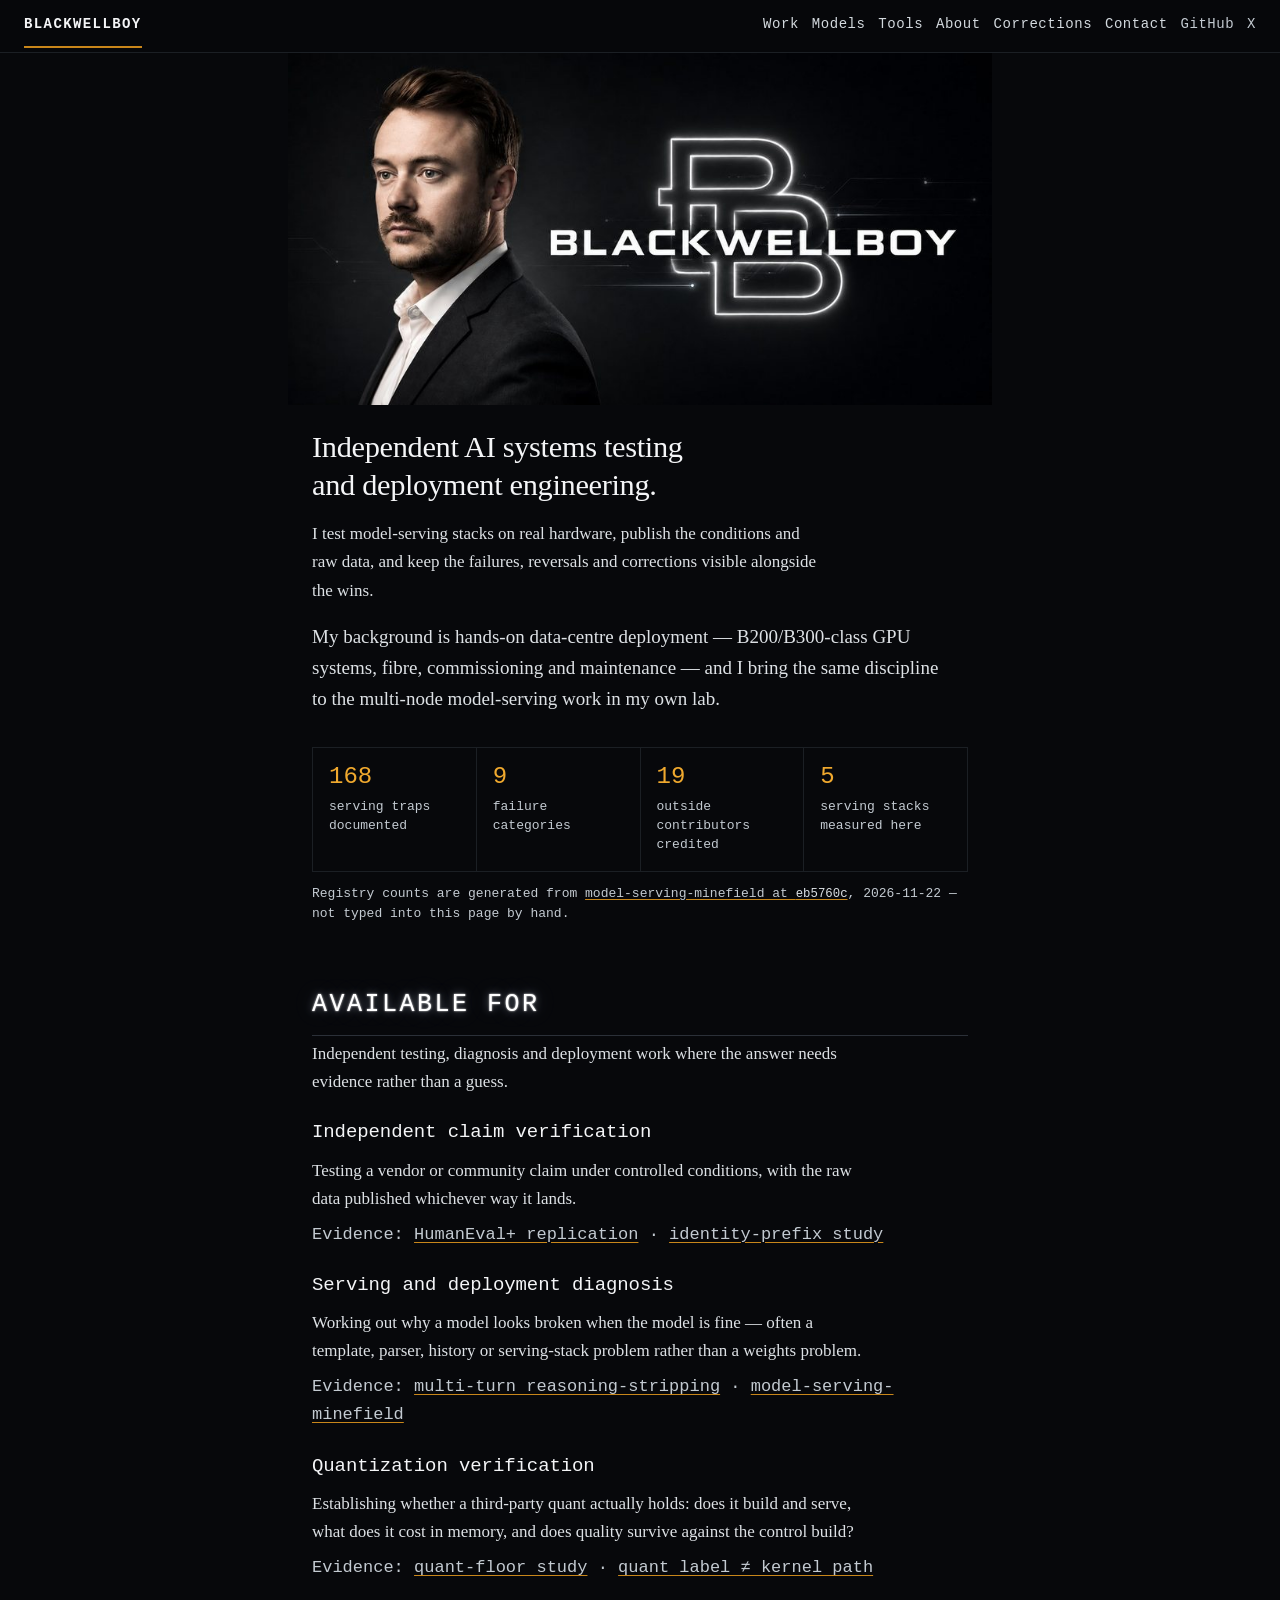
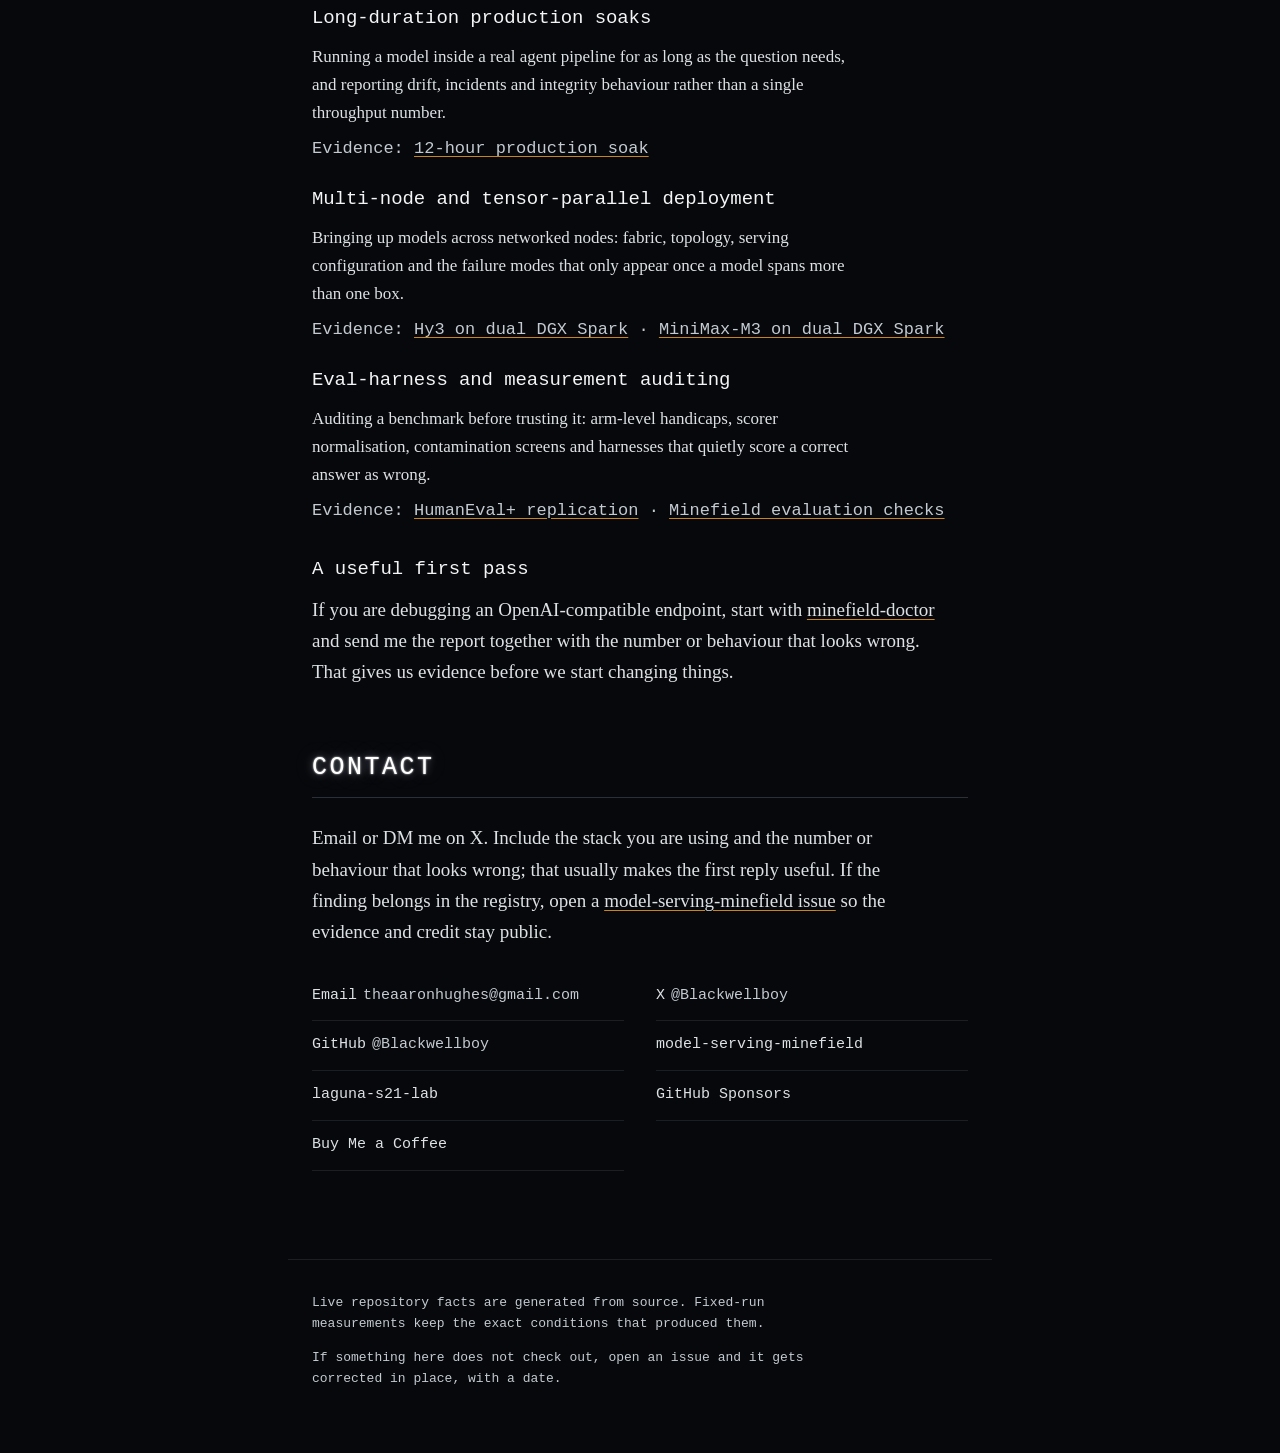
<file: index.html>
<!DOCTYPE html>
<html lang="en">
<head>
<meta charset="utf-8">
<meta name="viewport" content="width=device-width, initial-scale=1">
<title>Blackwellboy — independent AI systems testing and deployment engineering</title>
<meta name="description" content="Independent AI systems testing, model-serving diagnosis and multi-node deployment engineering. Reproducible measurements, raw data, public corrections and deployment recipes from real hardware.">
<meta name="color-scheme" content="dark">
<meta property="og:type" content="website">
<meta property="og:site_name" content="Blackwellboy">
<meta property="og:title" content="Blackwellboy">
<meta property="og:description" content="Independent AI systems testing and deployment engineering, with reproducible measurements, raw data and public corrections.">
<meta property="og:url" content="https://blackwellboy.github.io/">
<meta property="og:image" content="https://blackwellboy.github.io/blackwellboy.jpg">
<meta property="og:image:width" content="1774">
<meta property="og:image:height" content="887">
<meta property="og:image:alt" content="Blackwellboy">
<meta name="twitter:card" content="summary_large_image">
<meta name="twitter:site" content="@Blackwellboy">
<meta name="twitter:title" content="Blackwellboy">
<meta name="twitter:description" content="Independent AI systems testing and deployment engineering, with reproducible measurements and raw data.">
<meta name="twitter:image" content="https://blackwellboy.github.io/blackwellboy.jpg">
<link rel="canonical" href="https://blackwellboy.github.io/">
<link rel="stylesheet" href="site.css">
</head>
<body>

<nav class="nav" aria-label="Primary">
  <div class="nav-in">
    <a href="index.html" class="brand" aria-current="page">BLACKWELLBOY</a>
    <div class="nav-links">
      <a href="work.html">Work</a>
      <a href="models.html">Models</a>
      <a href="tools.html">Tools</a>
      <a href="about.html">About</a>
      <a href="corrections.html">Corrections</a>
      <a href="index.html#contact">Contact</a>
      <a href="https://github.com/Blackwellboy" class="ext">GitHub</a>
      <a href="https://x.com/Blackwellboy" class="ext x-link">X</a>
    </div>
  </div>
</nav>

<img id="top" class="plate" src="blackwellboy-1400.jpg"
     srcset="blackwellboy-600.jpg 600w, blackwellboy-900.jpg 900w, blackwellboy-1400.jpg 1400w"
     sizes="(min-width: 44em) 44rem, 100vw"
     alt="Blackwellboy" width="1774" height="887" fetchpriority="high" decoding="async">

<main>

  <div class="hero">
    <h1>Independent AI systems testing and deployment engineering.</h1>
    <p class="lede">I test model-serving stacks on real hardware, publish the conditions and raw data, and keep the failures, reversals and corrections visible alongside the wins.</p>
    <p>My background is hands-on data-centre deployment — B200/B300-class GPU systems, fibre, commissioning and maintenance — and I bring the same discipline to the multi-node model-serving work in my own lab.</p>

    <div class="stats">
      <div class="stat"><b>168</b><span>serving traps documented</span></div>
      <div class="stat"><b>9</b><span>failure categories</span></div>
      <div class="stat"><b>19</b><span>outside contributors credited</span></div>
      <div class="stat"><b>5</b><span>serving stacks measured here</span></div>
    </div>
    <p class="counted-at">Registry counts are generated from <a href="https://github.com/Blackwellboy/model-serving-minefield/tree/eb5760c3c49ee01c8bcb0b0b7bf2b268882824ea">model-serving-minefield at <code>eb5760c</code></a>, 2026-11-22 — not typed into this page by hand.</p>
  </div>

  <section id="available">
    <h2>Available for</h2>
    <p class="sub">Independent testing, diagnosis and deployment work where the answer needs evidence rather than a guess.</p>

    <div class="caps">
      <div class="cap">
        <h3>Independent claim verification</h3>
        <p>Testing a vendor or community claim under controlled conditions, with the raw data published whichever way it lands.</p>
        <p class="proof">Evidence: <a href="work.html#humaneval">HumanEval+ replication</a> · <a href="work.html#identity-prefix">identity-prefix study</a></p>
      </div>

      <div class="cap">
        <h3>Serving and deployment diagnosis</h3>
        <p>Working out why a model looks broken when the model is fine — often a template, parser, history or serving-stack problem rather than a weights problem.</p>
        <p class="proof">Evidence: <a href="work.html#reasoning-stripping">multi-turn reasoning-stripping</a> · <a href="tools.html">model-serving-minefield</a></p>
      </div>

      <div class="cap">
        <h3>Quantization verification</h3>
        <p>Establishing whether a third-party quant actually holds: does it build and serve, what does it cost in memory, and does quality survive against the control build?</p>
        <p class="proof">Evidence: <a href="https://github.com/Blackwellboy/laguna-s21-lab/tree/main/quant-floor">quant-floor study</a> · <a href="https://github.com/Blackwellboy/model-serving-minefield/blob/main/traps/quantization/10-quant-label-is-not-the-kernel-path.md">quant label ≠ kernel path</a></p>
      </div>

      <div class="cap">
        <h3>Long-duration production soaks</h3>
        <p>Running a model inside a real agent pipeline for as long as the question needs, and reporting drift, incidents and integrity behaviour rather than a single throughput number.</p>
        <p class="proof">Evidence: <a href="work.html#soak">12-hour production soak</a></p>
      </div>

      <div class="cap">
        <h3>Multi-node and tensor-parallel deployment</h3>
        <p>Bringing up models across networked nodes: fabric, topology, serving configuration and the failure modes that only appear once a model spans more than one box.</p>
        <p class="proof">Evidence: <a href="work.html#hy3">Hy3 on dual DGX Spark</a> · <a href="work.html#minimax">MiniMax-M3 on dual DGX Spark</a></p>
      </div>

      <div class="cap">
        <h3>Eval-harness and measurement auditing</h3>
        <p>Auditing a benchmark before trusting it: arm-level handicaps, scorer normalisation, contamination screens and harnesses that quietly score a correct answer as wrong.</p>
        <p class="proof">Evidence: <a href="work.html#humaneval">HumanEval+ replication</a> · <a href="tools.html">Minefield evaluation checks</a></p>
      </div>
    </div>

    <h3 class="sh">A useful first pass</h3>
    <p>If you are debugging an OpenAI-compatible endpoint, start with <a href="https://github.com/Blackwellboy/model-serving-minefield/tree/main/doctor">minefield-doctor</a> and send me the report together with the number or behaviour that looks wrong. That gives us evidence before we start changing things.</p>
  </section>

  <section id="contact">
    <h2>Contact</h2>
    <p>Email or DM me on X. Include the stack you are using and the number or behaviour that looks wrong; that usually makes the first reply useful. If the finding belongs in the registry, open a <a href="https://github.com/Blackwellboy/model-serving-minefield/issues/new/choose">model-serving-minefield issue</a> so the evidence and credit stay public.</p>

    <div class="links" style="margin-top:var(--s5)">
      <a href="mailto:theaaronhughes@gmail.com">Email <span class="host">theaaronhughes@gmail.com</span></a>
      <a href="https://x.com/Blackwellboy">X <span class="host">@Blackwellboy</span></a>
      <a href="https://github.com/Blackwellboy">GitHub <span class="host">@Blackwellboy</span></a>
      <a href="https://github.com/Blackwellboy/model-serving-minefield">model-serving-minefield</a>
      <a href="https://github.com/Blackwellboy/laguna-s21-lab">laguna-s21-lab</a>
      <a href="https://github.com/sponsors/Blackwellboy">GitHub Sponsors</a>
      <a href="https://buymeacoffee.com/blackwellboy">Buy Me a Coffee</a>
    </div>
  </section>

</main>

<footer>
  <p>Live repository facts are generated from source. Fixed-run measurements keep the exact conditions that produced them.</p>
  <p>If something here does not check out, open an issue and it gets corrected in place, with a date.</p>
</footer>

</body>
</html>
</file>
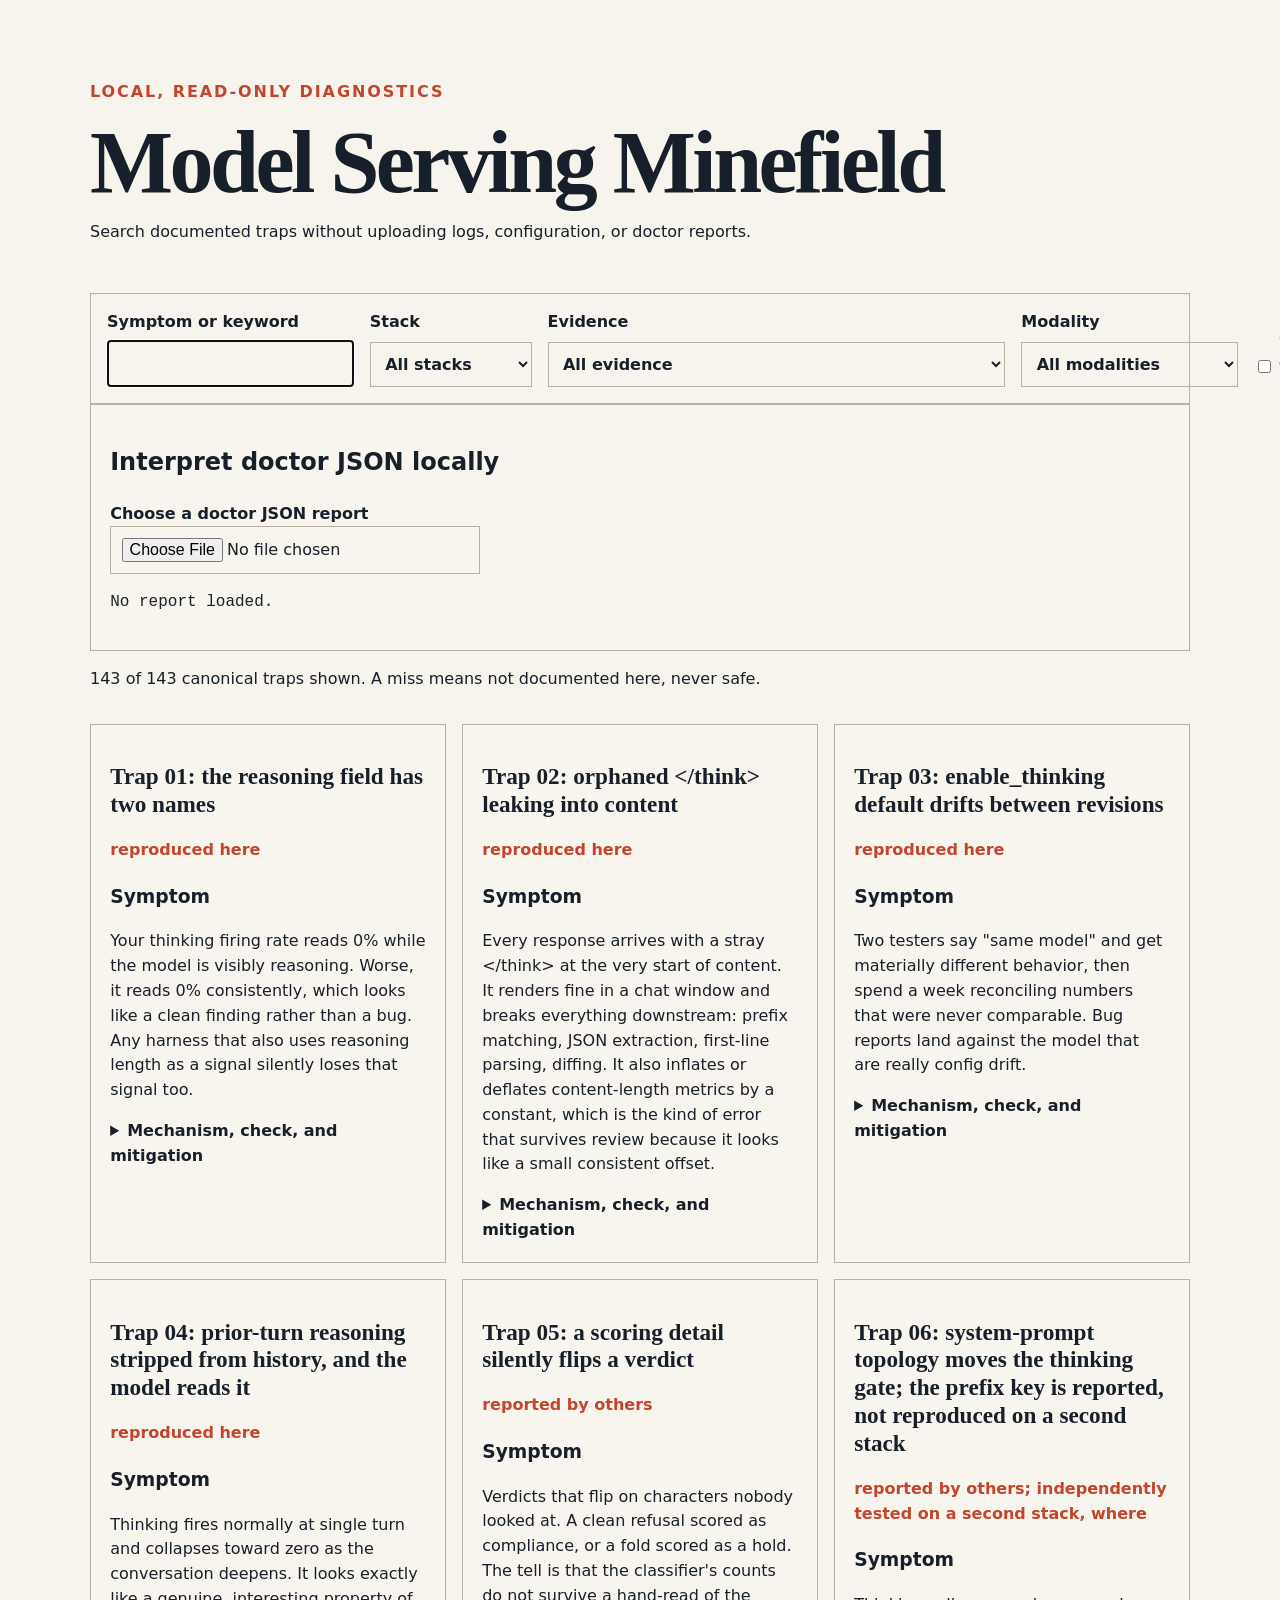
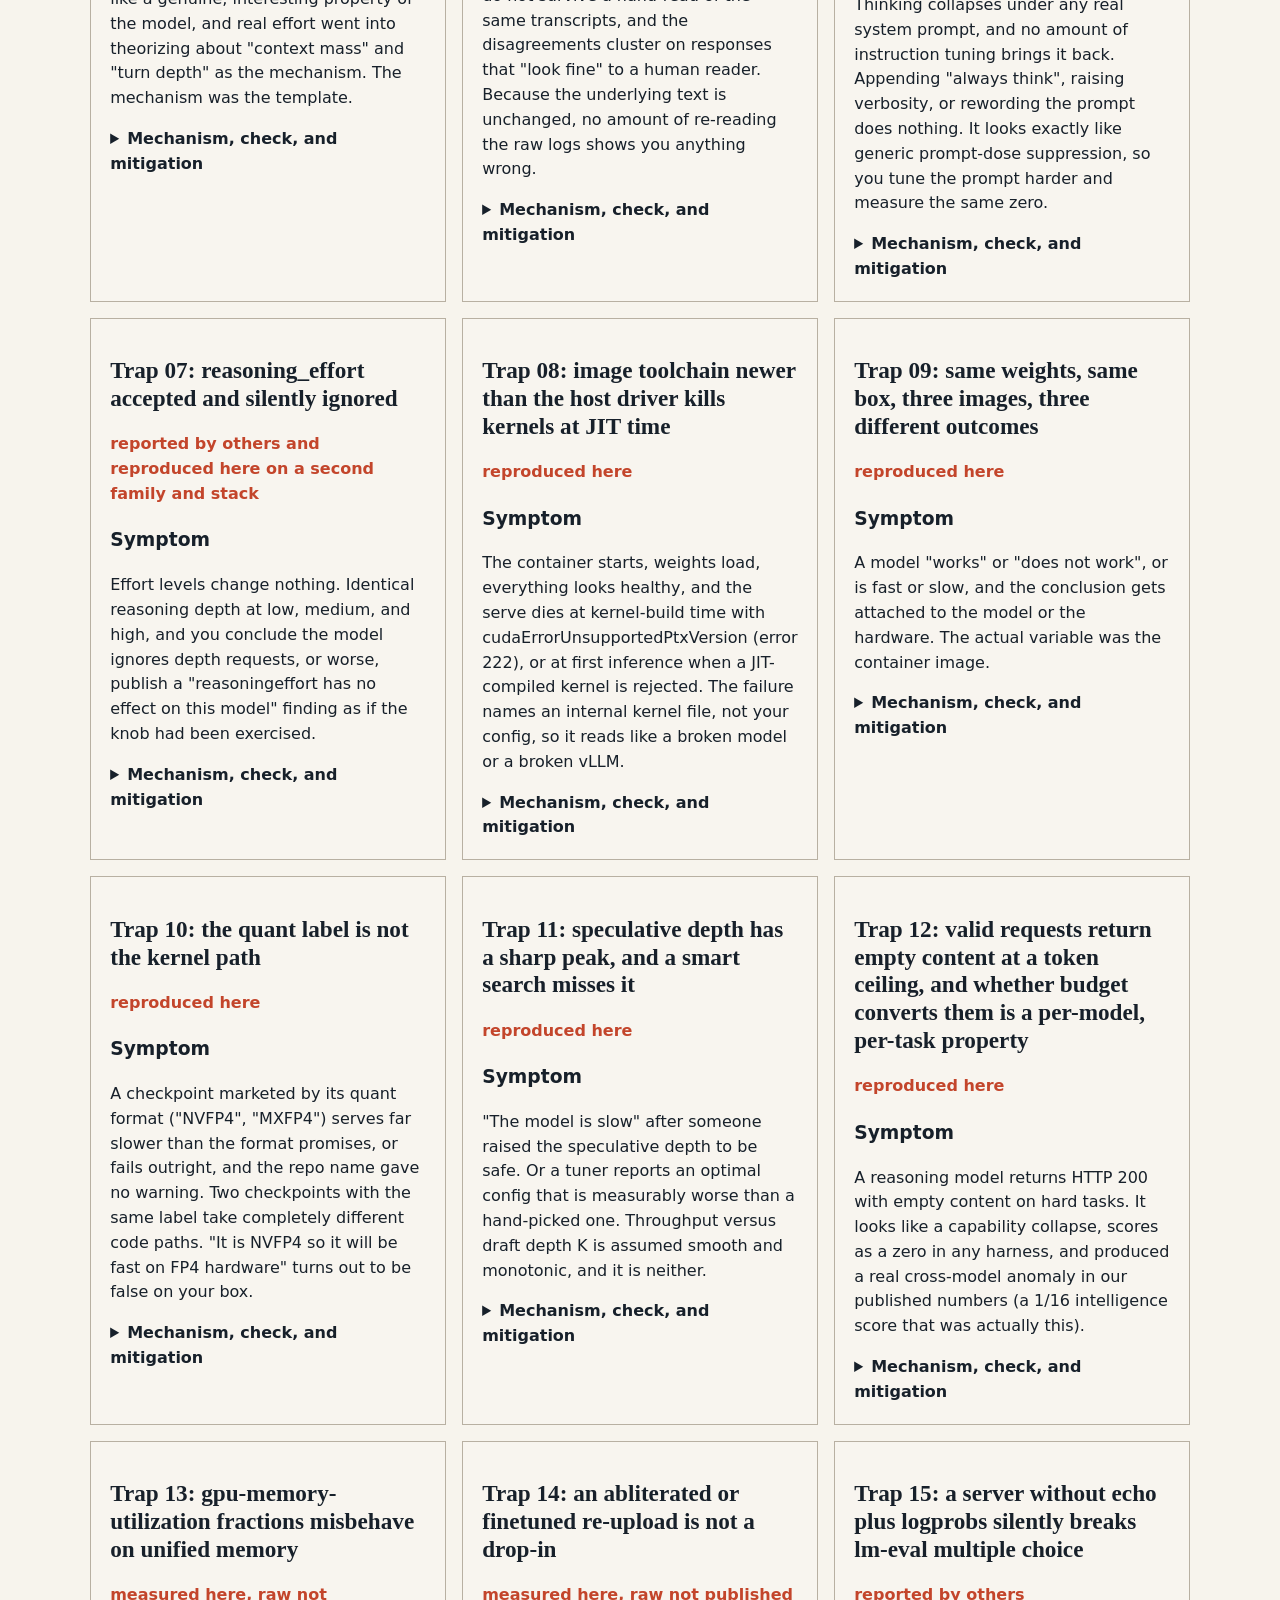
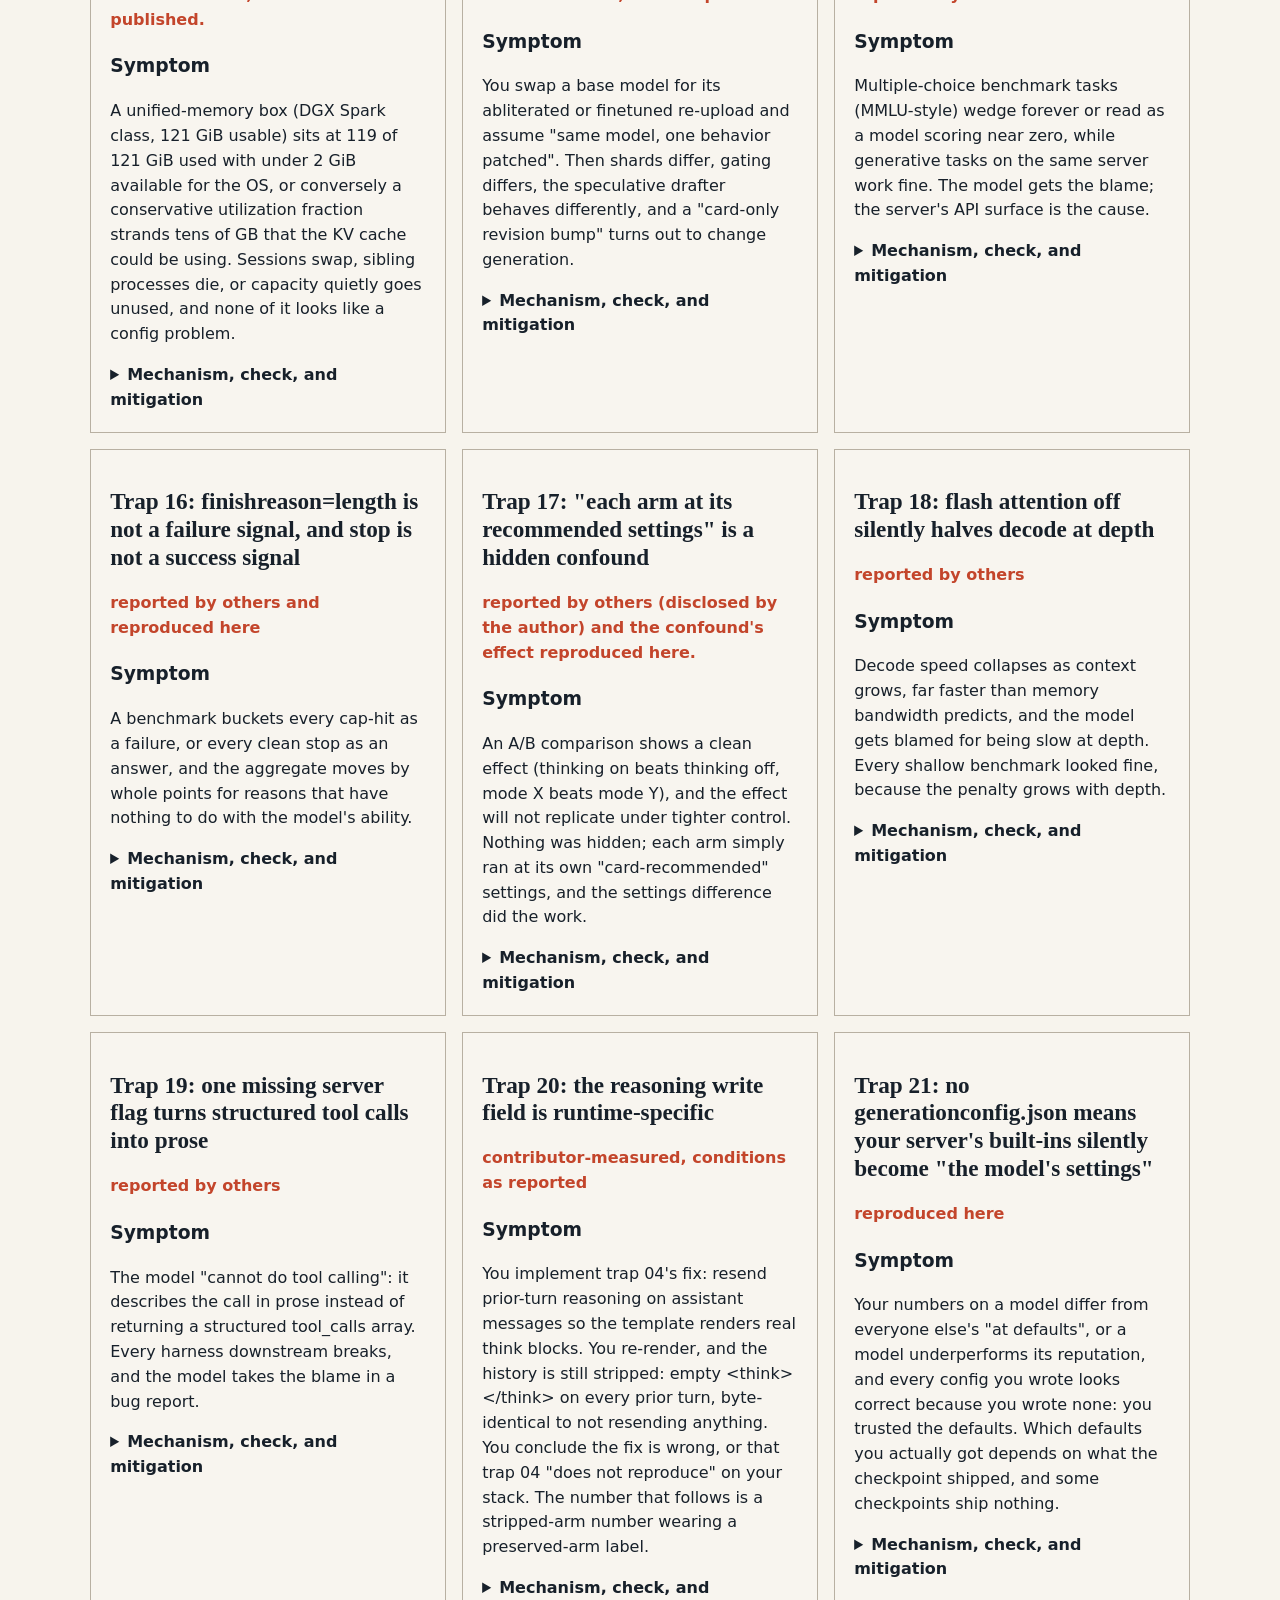
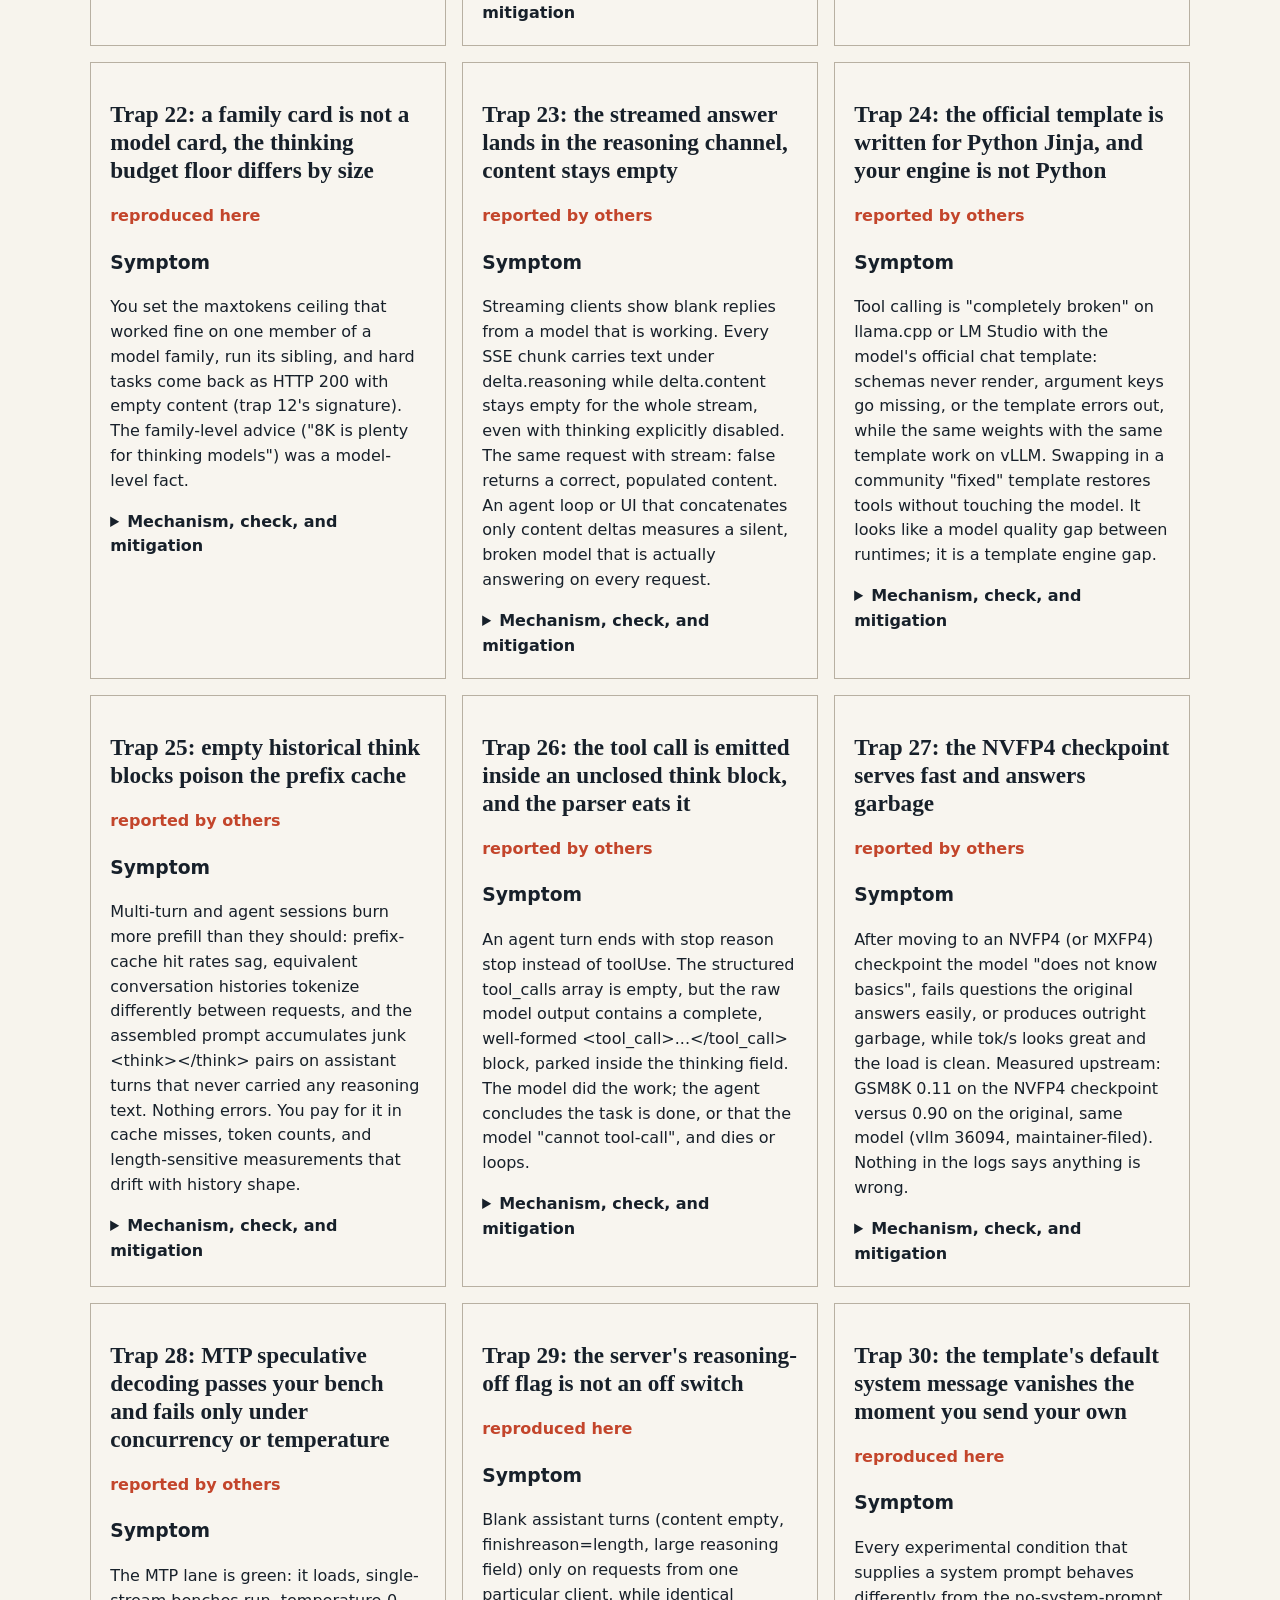
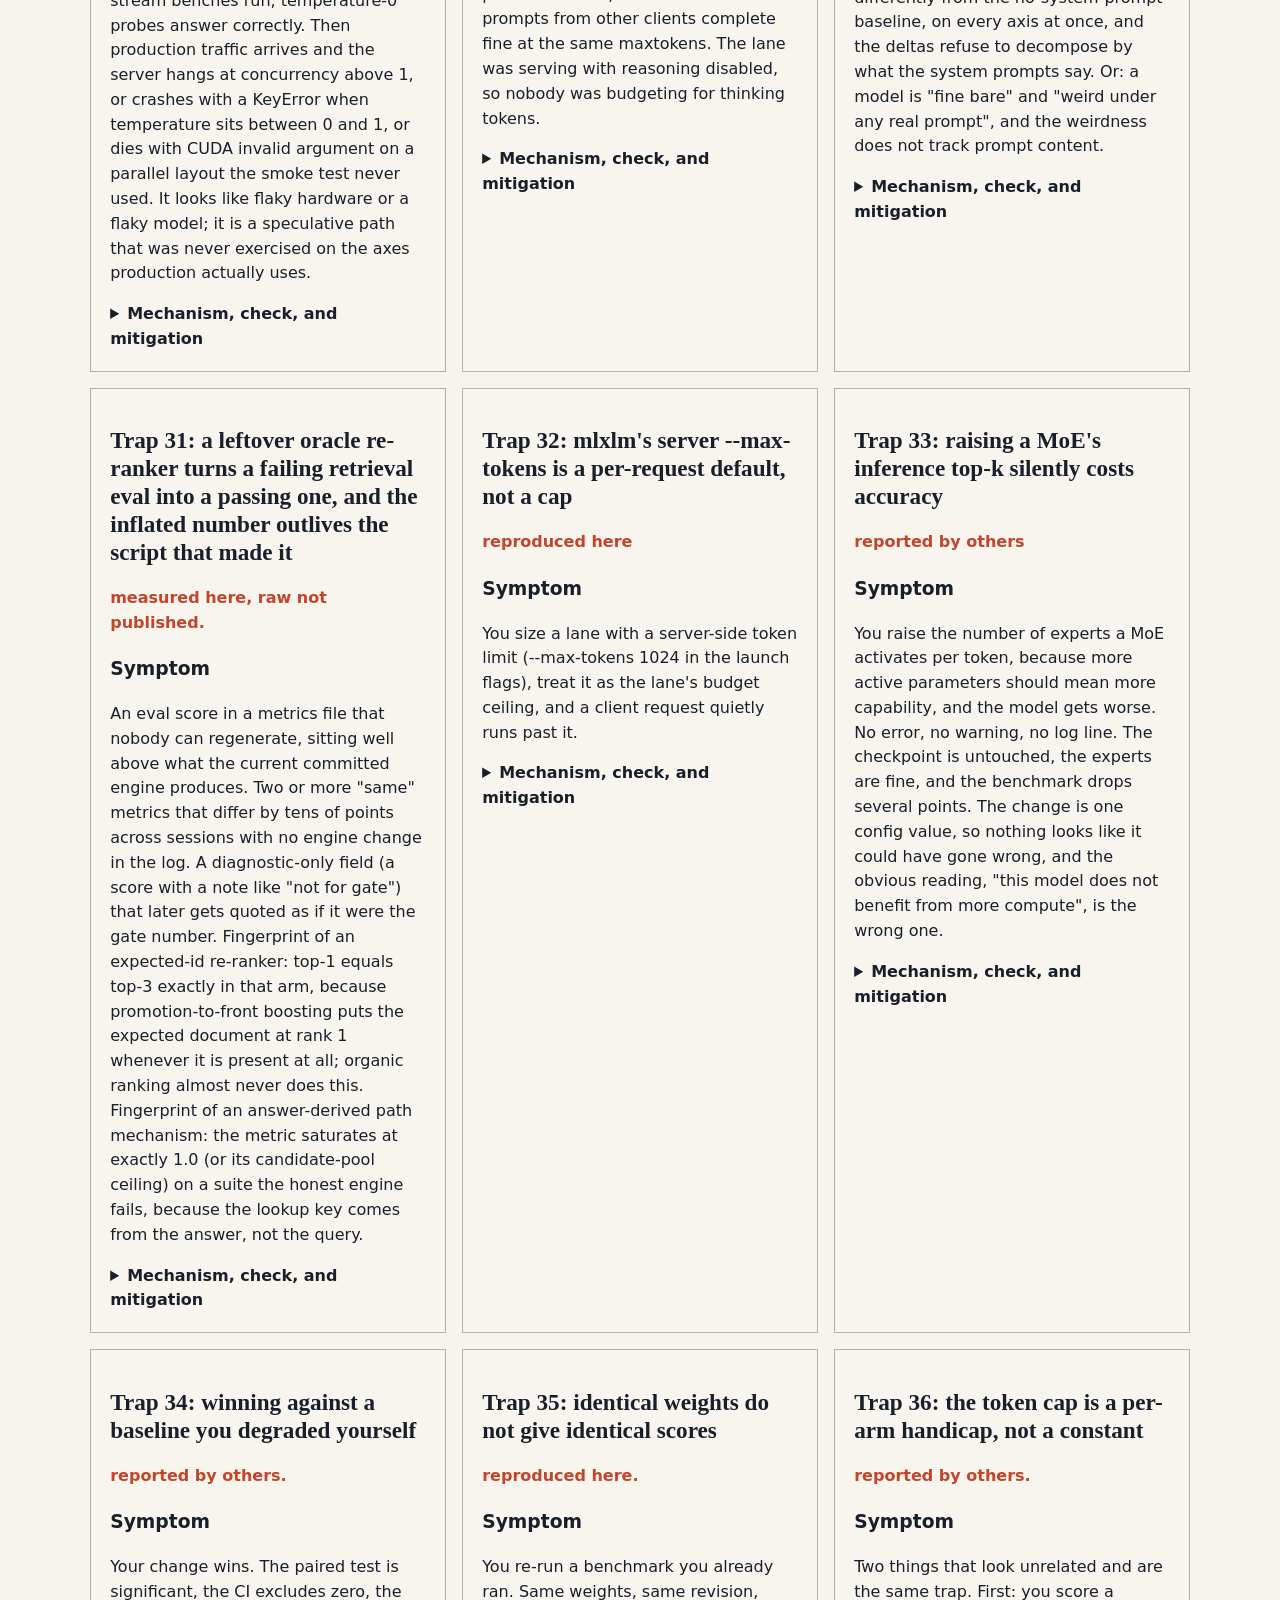
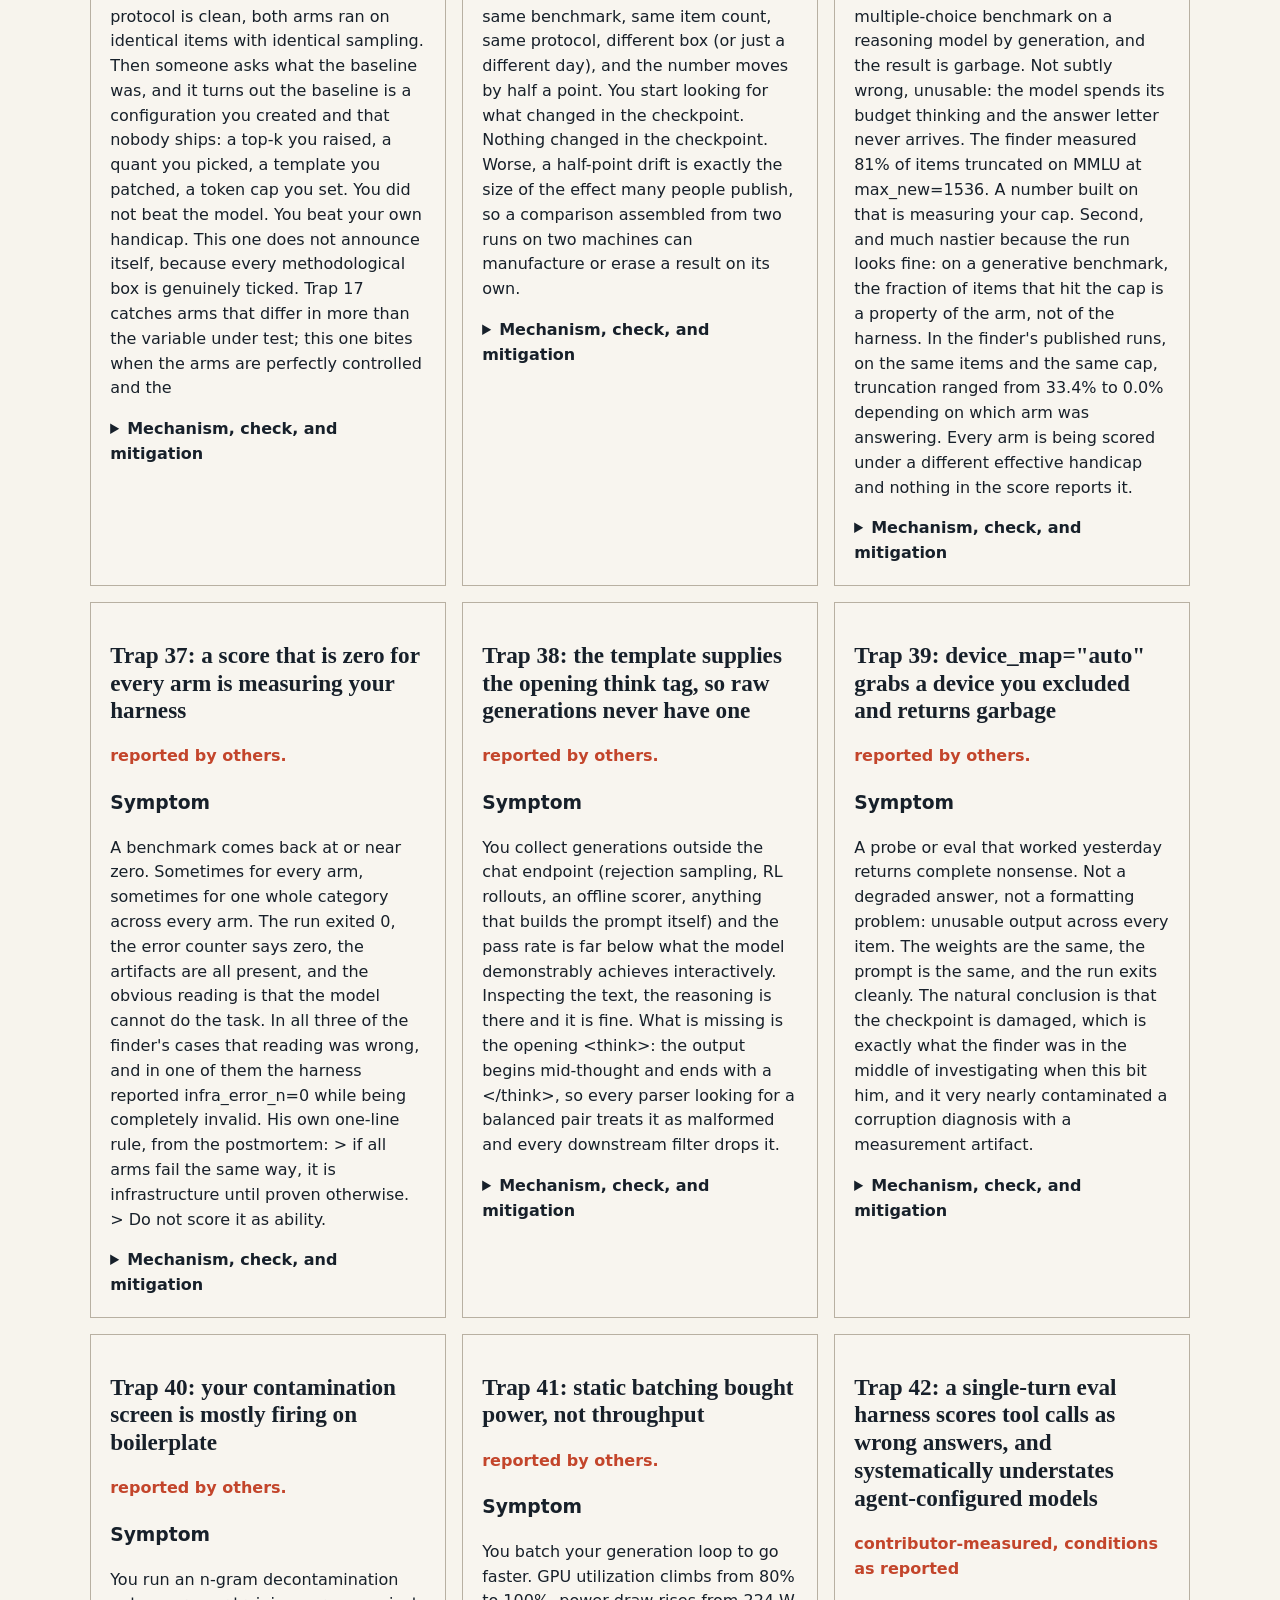
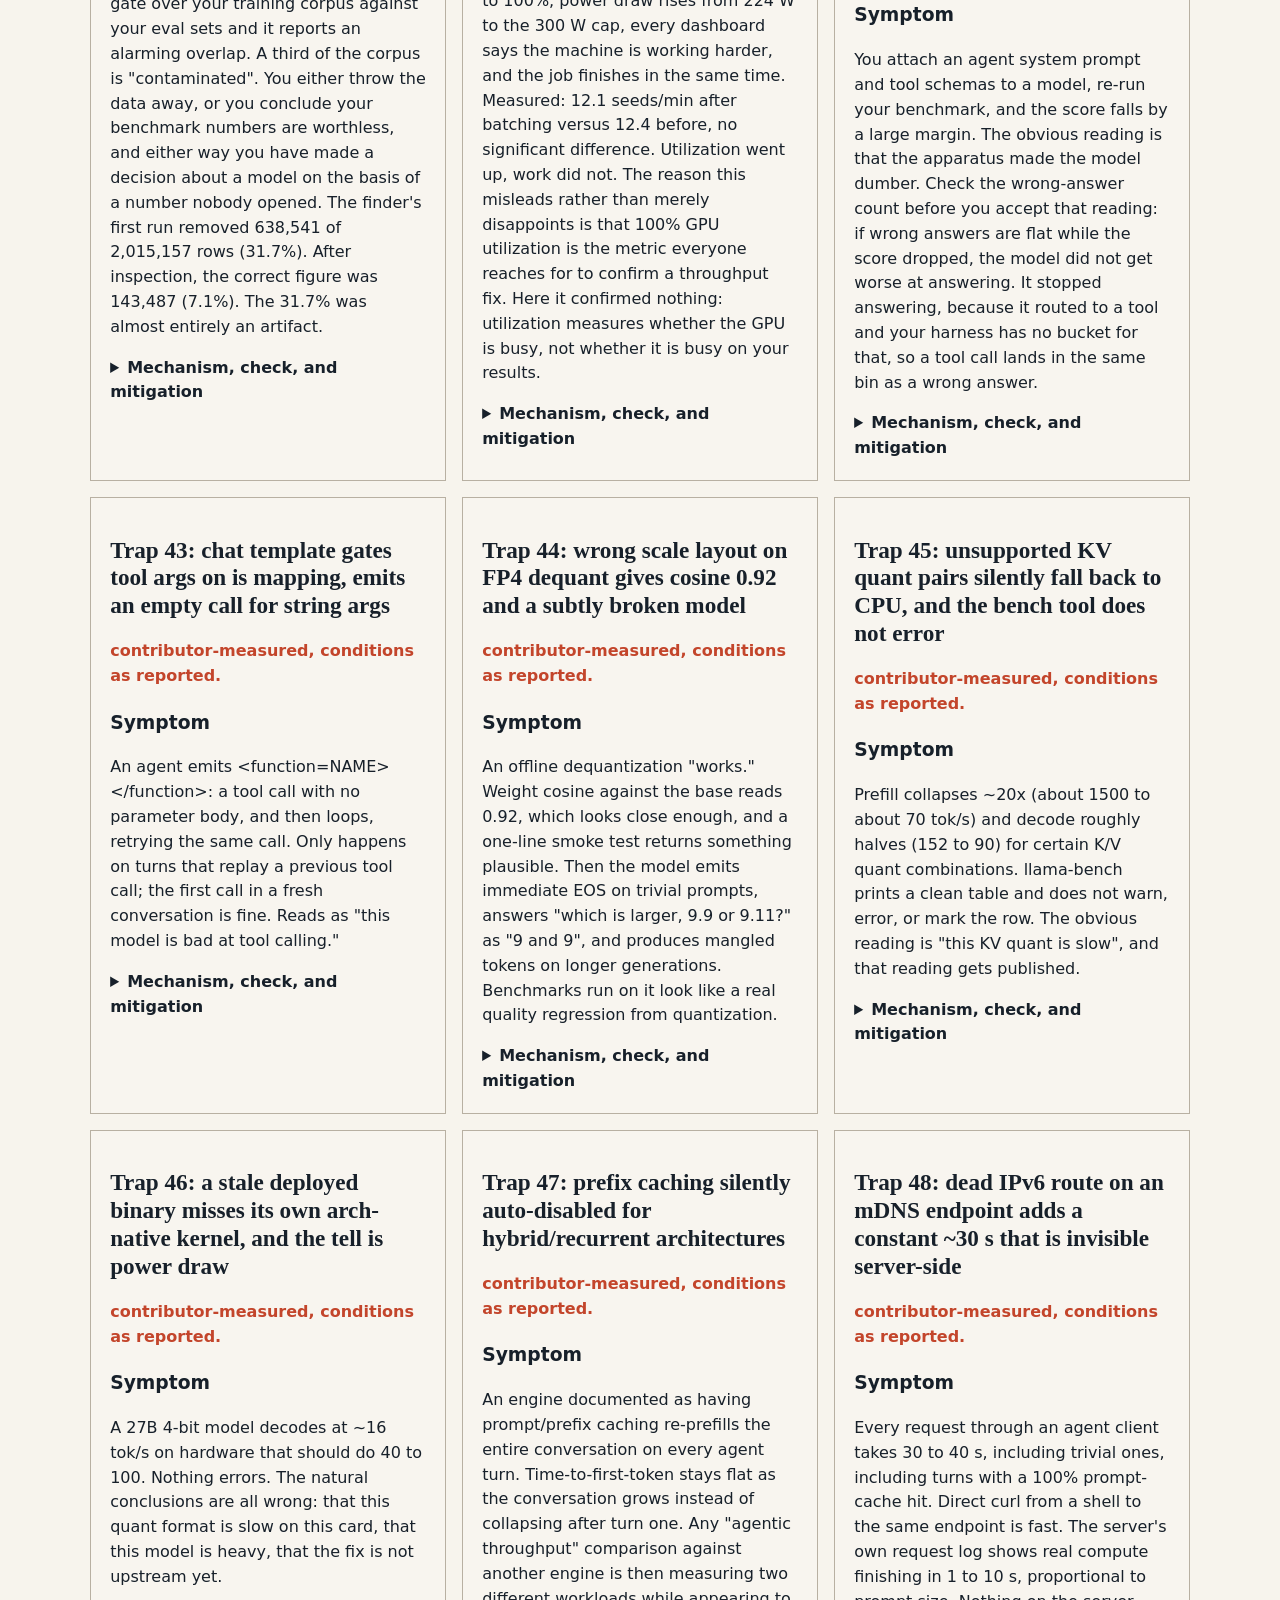
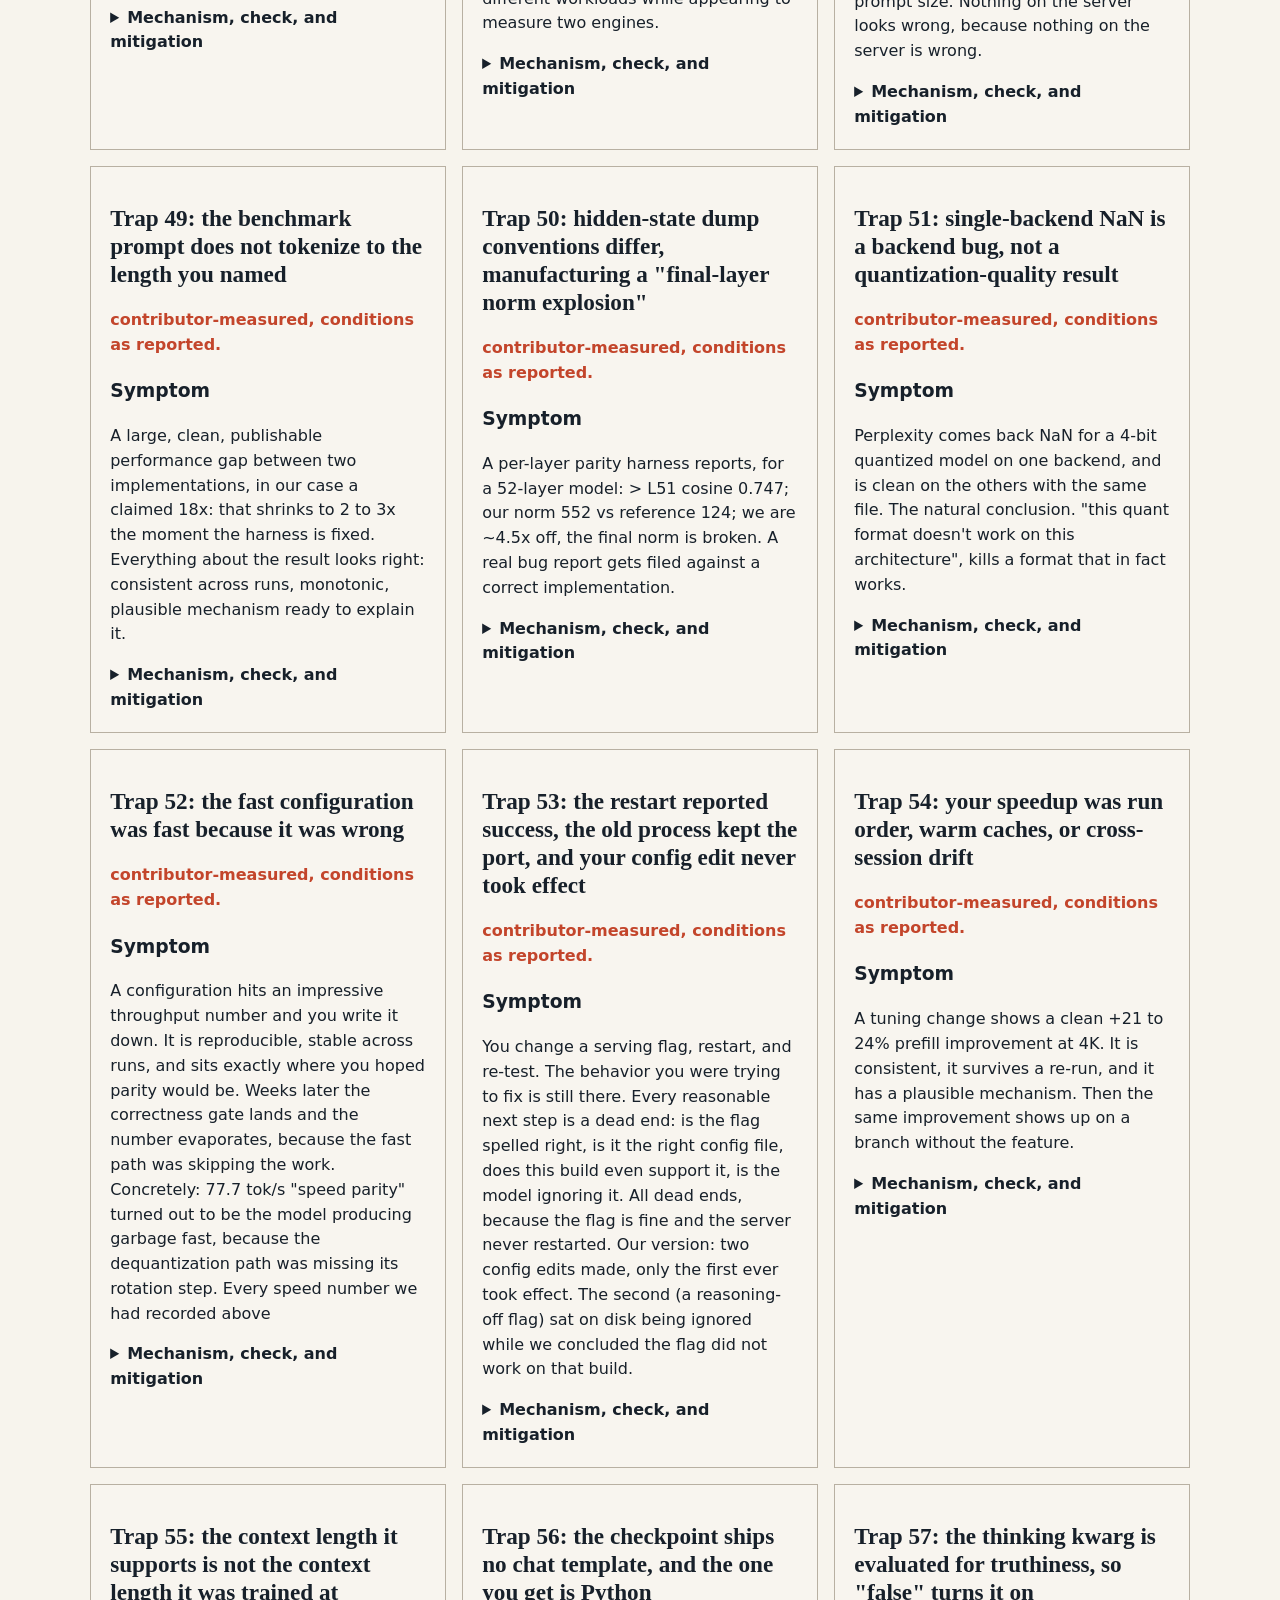
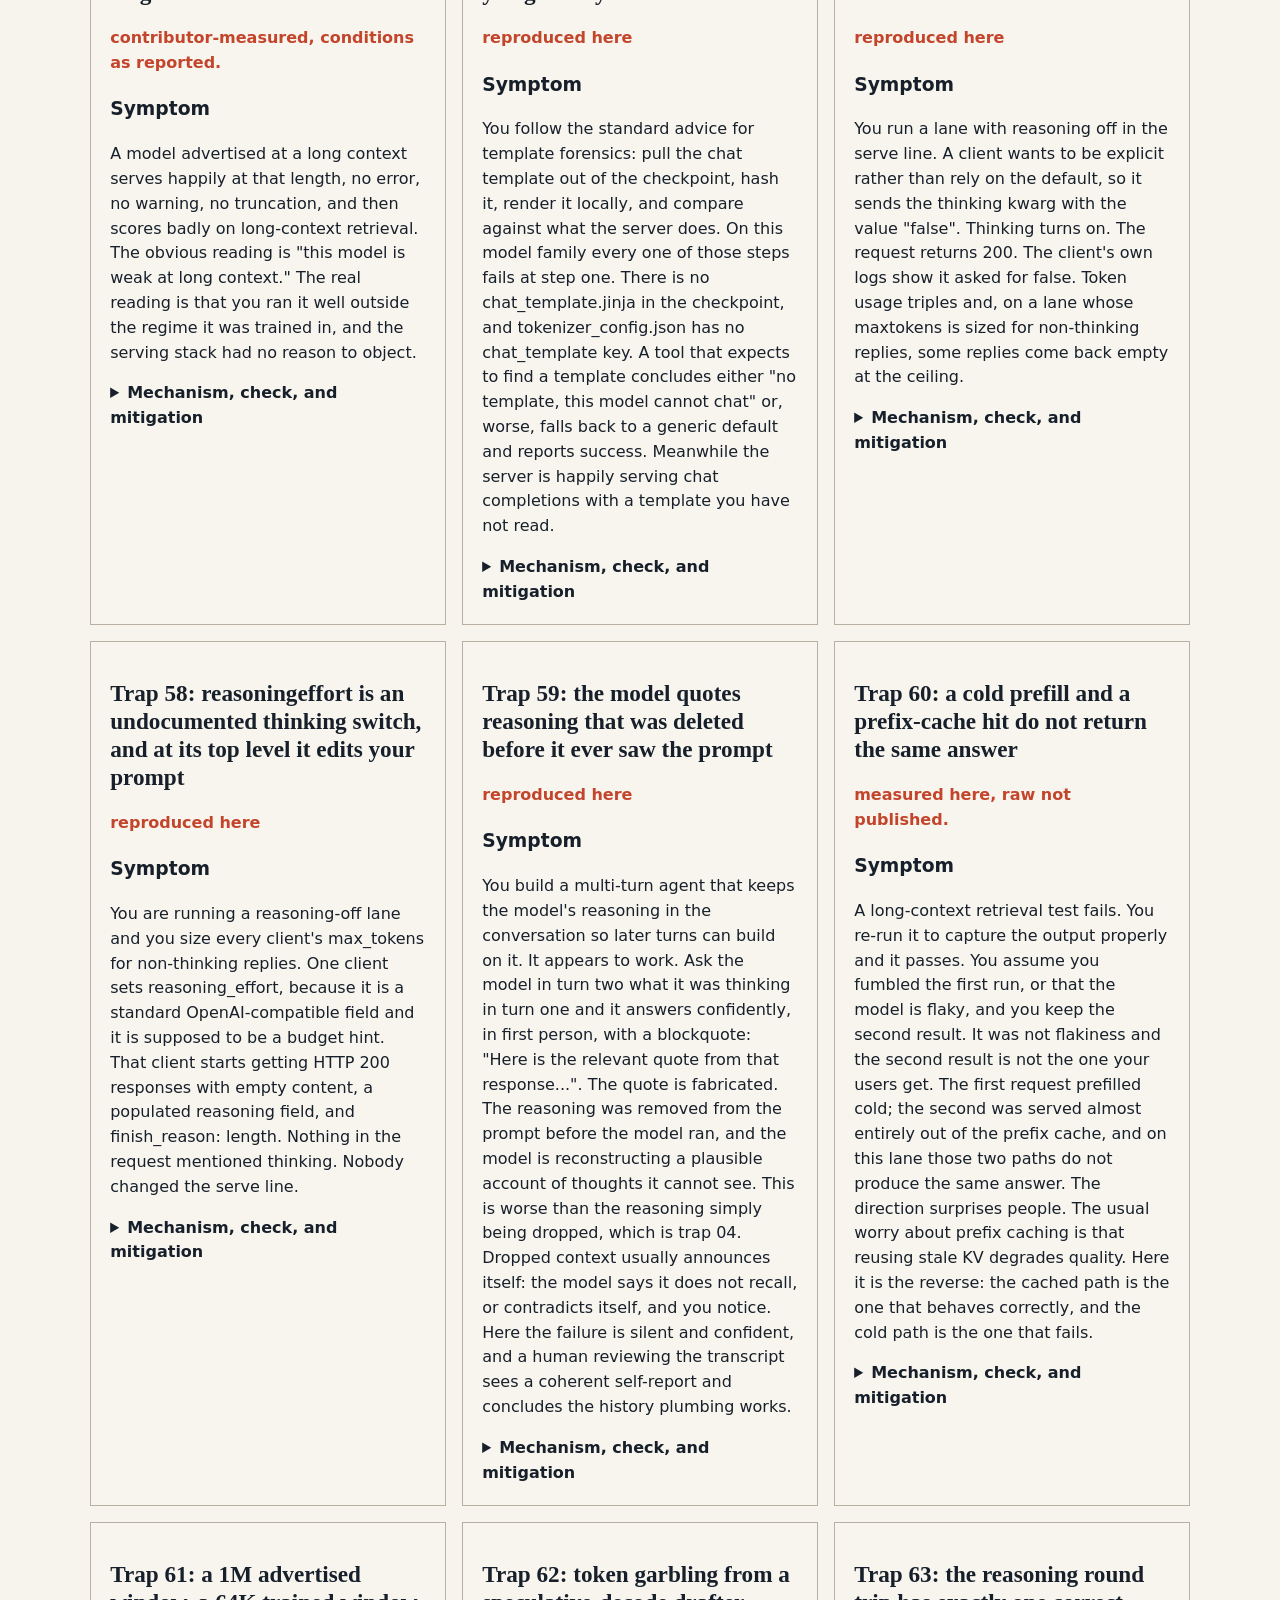
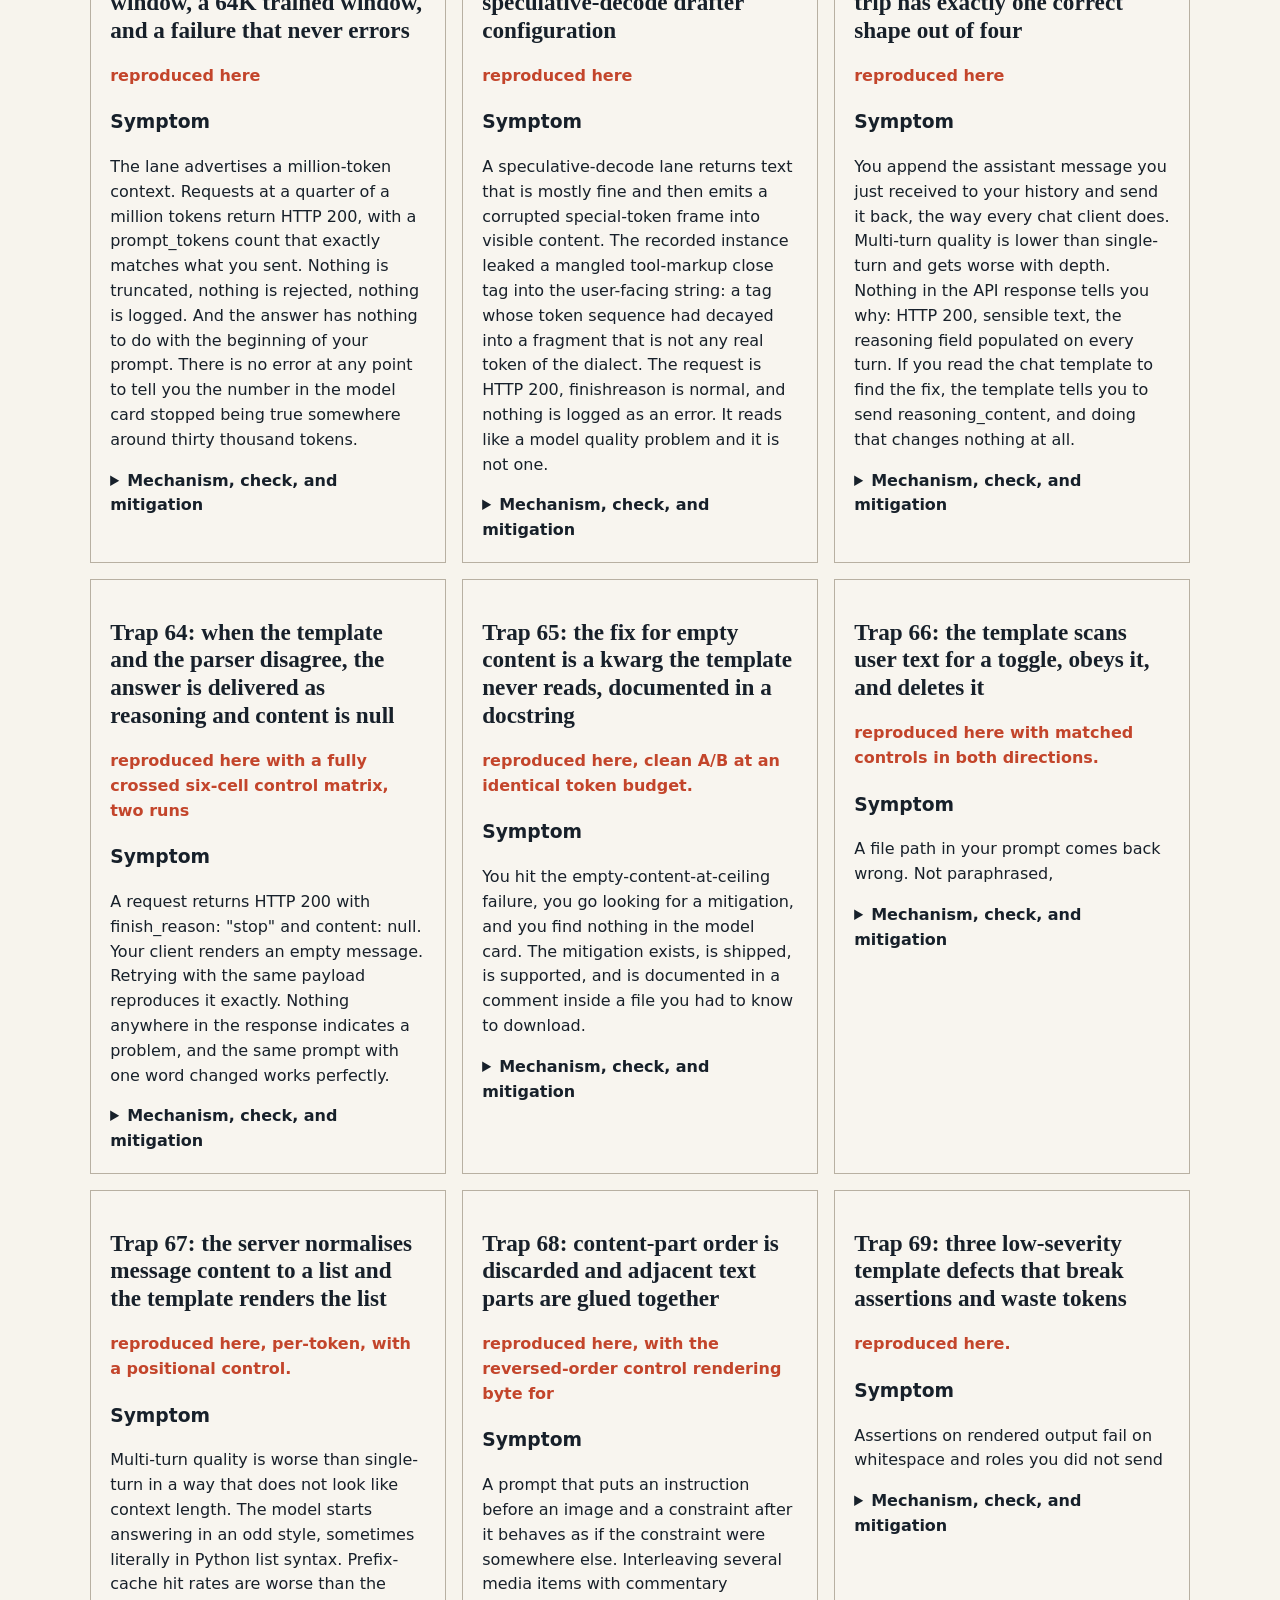
<file: minefield/index.html>
<!doctype html>
<html lang="en">
<head>
  <meta charset="utf-8">
  <meta name="viewport" content="width=device-width,initial-scale=1">
  <meta http-equiv="Content-Security-Policy"
        content="default-src 'self'; connect-src 'none'; img-src 'none'; object-src 'none'; base-uri 'none'; form-action 'none'">
  <title>Model Serving Minefield</title>
  <link rel="stylesheet" href="styles.css">
</head>
<body>
  <header>
    <p class="eyebrow">Local, read-only diagnostics</p>
    <h1>Model Serving Minefield</h1>
    <p>Search documented traps without uploading logs, configuration, or doctor reports.</p>
  </header>
  <main>
    <section class="controls" aria-label="Registry filters">
      <label>Symptom or keyword <input id="query" type="search" autofocus></label>
      <label>Stack <select id="stack"><option value="">All stacks</option></select></label>
      <label>Evidence <select id="evidence"><option value="">All evidence</option></select></label>
      <label>Modality <select id="modality"><option value="">All modalities</option></select></label>
      <label class="check"><input id="core" type="checkbox"> Core only</label>
    </section>
    <section class="doctor">
      <h2>Interpret doctor JSON locally</h2>
      <label for="doctor-file">Choose a doctor JSON report</label>
      <input id="doctor-file" type="file" accept=".json,application/json">
      <pre id="doctor-output">No report loaded.</pre>
    </section>
    <p id="count" role="status"></p>
    <section id="results" class="results" aria-label="Trap results"></section>
  </main>
  <template id="card">
    <article>
      <h2></h2>
      <p class="status"></p>
      <h3>Symptom</h3><p class="symptom"></p>
      <details><summary>Mechanism, check, and mitigation</summary>
        <h3>Mechanism</h3><p class="mechanism"></p>
        <h3>Check</h3><p class="trap-check"></p>
        <h3>Safe conditional mitigation</h3><p class="mitigation"></p>
        <p><a class="source">Open canonical source</a></p>
        <button class="copy" aria-live="polite">Copy “ask your agent” prompt</button>
      </details>
    </article>
  </template>
  <script src="registry-data.js"></script>
  <script src="app.js"></script>
</body>
</html>
</file>
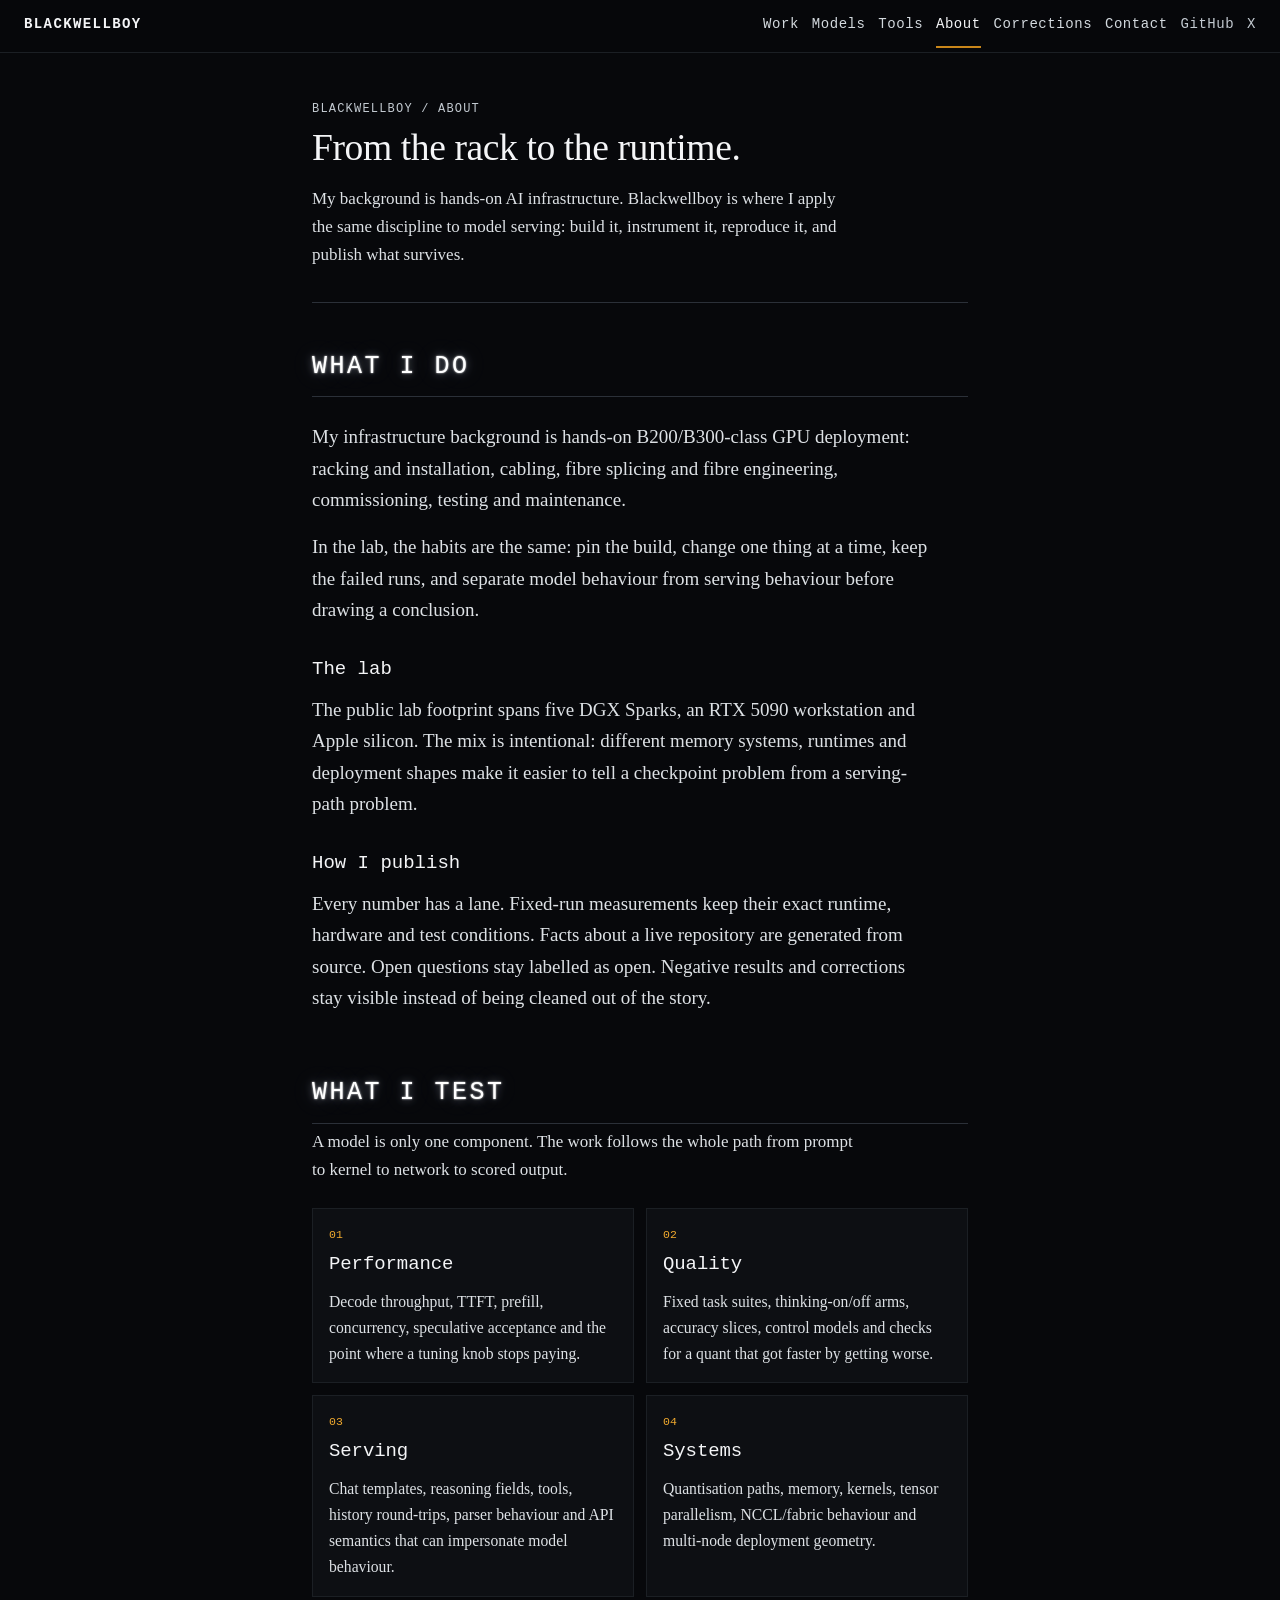
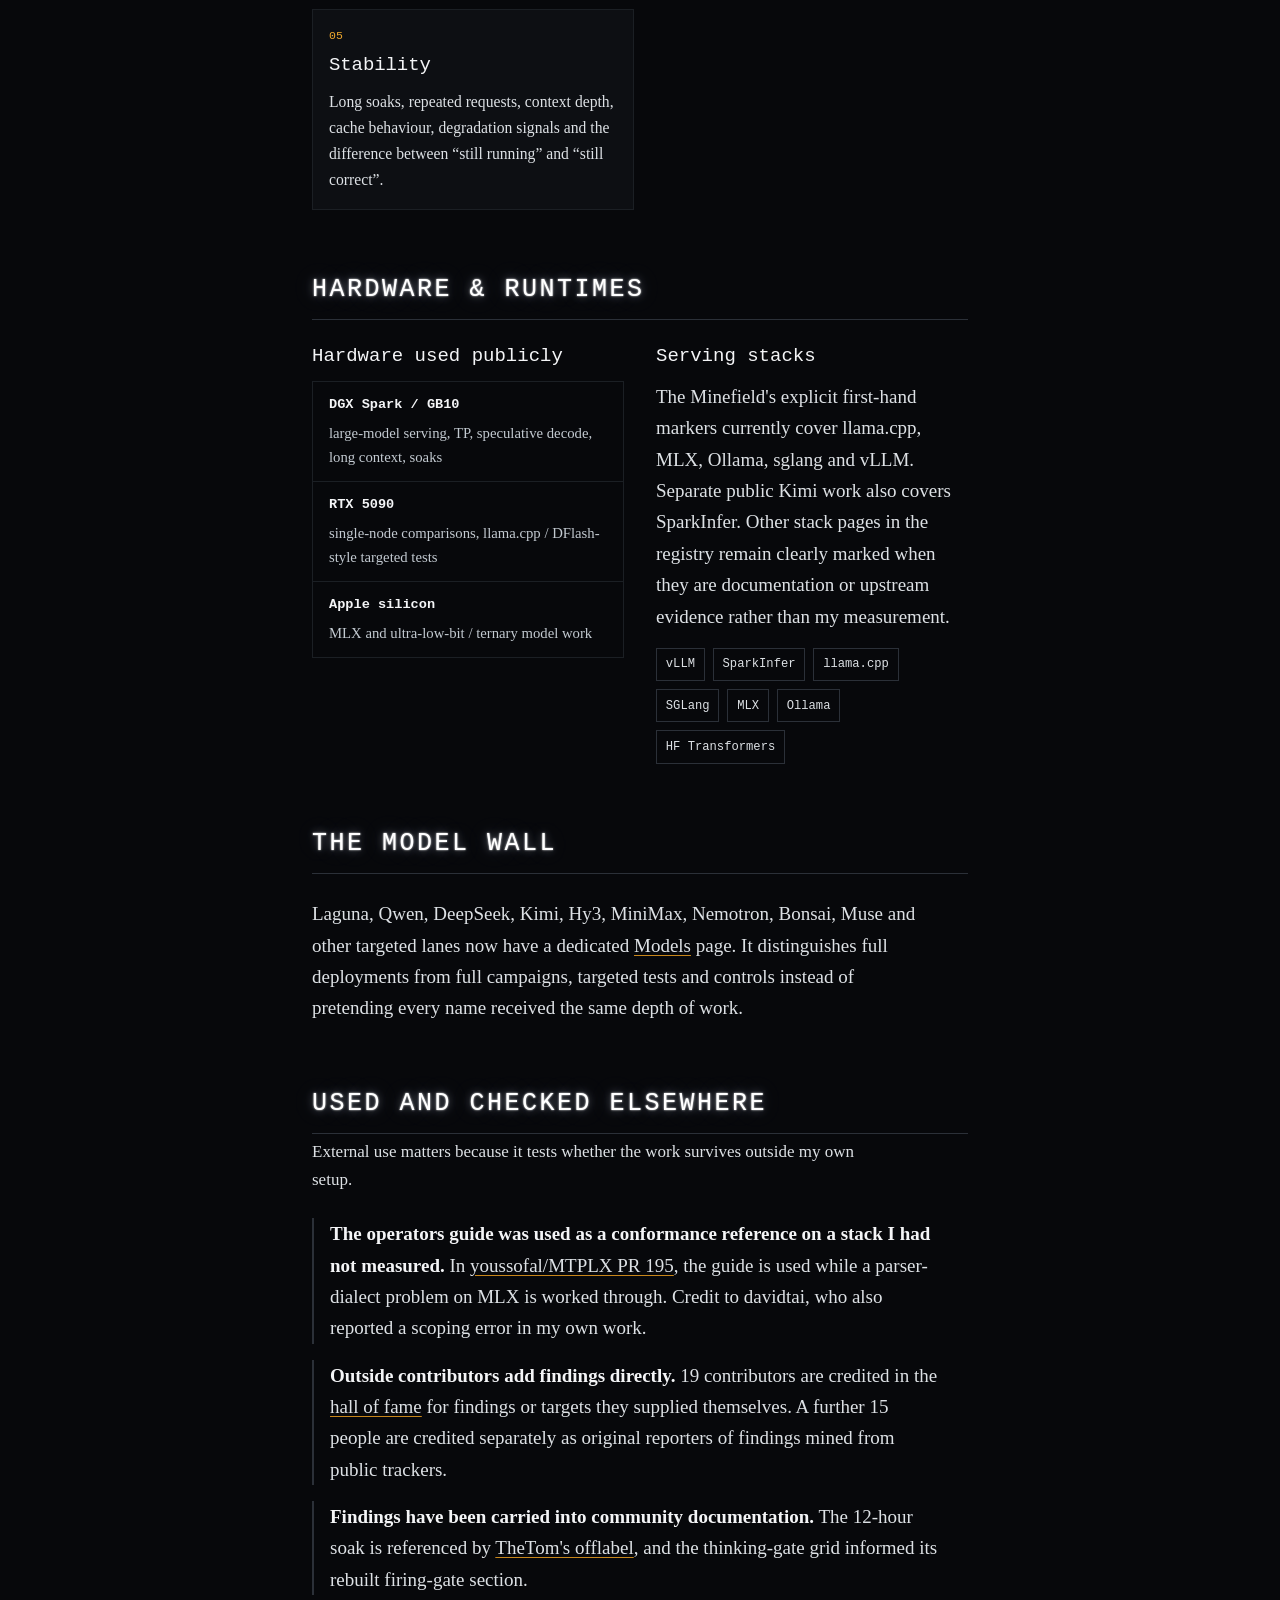
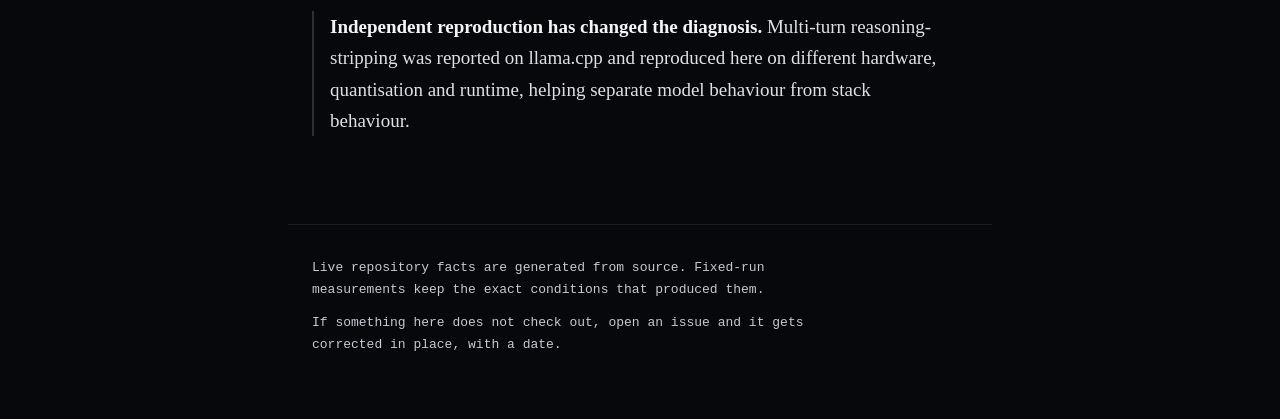
<file: about.html>
<!DOCTYPE html>
<html lang="en">
<head>
<meta charset="utf-8">
<meta name="viewport" content="width=device-width, initial-scale=1">
<title>About — Blackwellboy</title>
<meta name="description" content="About Blackwellboy: hands-on GPU infrastructure, multi-node model serving and independent AI systems research on real hardware.">
<meta name="color-scheme" content="dark">
<meta property="og:type" content="website">
<meta property="og:site_name" content="Blackwellboy">
<meta property="og:title" content="About — Blackwellboy">
<meta property="og:description" content="Hands-on GPU infrastructure, multi-node model serving and independent AI systems research on real hardware.">
<meta property="og:url" content="https://blackwellboy.github.io/about.html">
<meta property="og:image" content="https://blackwellboy.github.io/blackwellboy.jpg">
<meta property="og:image:width" content="1774">
<meta property="og:image:height" content="887">
<meta property="og:image:alt" content="Blackwellboy">
<meta name="twitter:card" content="summary_large_image">
<meta name="twitter:site" content="@Blackwellboy">
<meta name="twitter:title" content="About — Blackwellboy">
<meta name="twitter:description" content="Hands-on GPU infrastructure, multi-node model serving and independent AI systems research on real hardware.">
<meta name="twitter:image" content="https://blackwellboy.github.io/blackwellboy.jpg">
<link rel="canonical" href="https://blackwellboy.github.io/about.html">
<link rel="stylesheet" href="site.css">
</head>
<body>

<nav class="nav" aria-label="Primary">
  <div class="nav-in">
    <a href="index.html" class="brand">BLACKWELLBOY</a>
    <div class="nav-links">
      <a href="work.html">Work</a>
      <a href="models.html">Models</a>
      <a href="tools.html">Tools</a>
      <a href="about.html" aria-current="page">About</a>
      <a href="corrections.html">Corrections</a>
      <a href="index.html#contact">Contact</a>
      <a href="https://github.com/Blackwellboy" class="ext">GitHub</a>
      <a href="https://x.com/Blackwellboy" class="ext x-link">X</a>
    </div>
  </div>
</nav>

<main>
  <header class="page-head">
    <p class="eyebrow">Blackwellboy / About</p>
    <h1>From the rack to the runtime.</h1>
    <p class="lede">My background is hands-on AI infrastructure. Blackwellboy is where I apply the same discipline to model serving: build it, instrument it, reproduce it, and publish what survives.</p>
  </header>

  <section id="about">
    <h2>What I do</h2>
    <p>My infrastructure background is hands-on B200/B300-class GPU deployment: racking and installation, cabling, fibre splicing and fibre engineering, commissioning, testing and maintenance.</p>
    <p>In the lab, the habits are the same: pin the build, change one thing at a time, keep the failed runs, and separate model behaviour from serving behaviour before drawing a conclusion.</p>

    <h3 class="sh">The lab</h3>
    <p>The public lab footprint spans five DGX Sparks, an RTX 5090 workstation and Apple silicon. The mix is intentional: different memory systems, runtimes and deployment shapes make it easier to tell a checkpoint problem from a serving-path problem.</p>

    <h3 class="sh">How I publish</h3>
    <p>Every number has a lane. Fixed-run measurements keep their exact runtime, hardware and test conditions. Facts about a live repository are generated from source. Open questions stay labelled as open. Negative results and corrections stay visible instead of being cleaned out of the story.</p>
  </section>

  <section id="what-i-test">
    <h2>What I test</h2>
    <p class="sub">A model is only one component. The work follows the whole path from prompt to kernel to network to scored output.</p>
    <div class="tile-grid">
      <div class="test-tile"><span>01</span><h3>Performance</h3><p>Decode throughput, TTFT, prefill, concurrency, speculative acceptance and the point where a tuning knob stops paying.</p></div>
      <div class="test-tile"><span>02</span><h3>Quality</h3><p>Fixed task suites, thinking-on/off arms, accuracy slices, control models and checks for a quant that got faster by getting worse.</p></div>
      <div class="test-tile"><span>03</span><h3>Serving</h3><p>Chat templates, reasoning fields, tools, history round-trips, parser behaviour and API semantics that can impersonate model behaviour.</p></div>
      <div class="test-tile"><span>04</span><h3>Systems</h3><p>Quantisation paths, memory, kernels, tensor parallelism, NCCL/fabric behaviour and multi-node deployment geometry.</p></div>
      <div class="test-tile"><span>05</span><h3>Stability</h3><p>Long soaks, repeated requests, context depth, cache behaviour, degradation signals and the difference between “still running” and “still correct”.</p></div>
    </div>
  </section>

  <section id="hardware-runtime">
    <h2>Hardware &amp; runtimes</h2>
    <div class="two-col">
      <div>
        <h3 class="sh">Hardware used publicly</h3>
        <div class="spec-list">
          <div><b>DGX Spark / GB10</b><span>large-model serving, TP, speculative decode, long context, soaks</span></div>
          <div><b>RTX 5090</b><span>single-node comparisons, llama.cpp / DFlash-style targeted tests</span></div>
          <div><b>Apple silicon</b><span>MLX and ultra-low-bit / ternary model work</span></div>
        </div>
      </div>
      <div>
        <h3 class="sh">Serving stacks</h3>
        <p>The Minefield's explicit first-hand markers currently cover llama.cpp, MLX, Ollama, sglang and vLLM. Separate public Kimi work also covers SparkInfer. Other stack pages in the registry remain clearly marked when they are documentation or upstream evidence rather than my measurement.</p>
        <div class="runtime-tags"><span>vLLM</span><span>SparkInfer</span><span>llama.cpp</span><span>SGLang</span><span>MLX</span><span>Ollama</span><span>HF Transformers</span></div>
      </div>
    </div>
  </section>

  <section id="models-link">
    <h2>The model wall</h2>
    <p>Laguna, Qwen, DeepSeek, Kimi, Hy3, MiniMax, Nemotron, Bonsai, Muse and other targeted lanes now have a dedicated <a href="models.html">Models</a> page. It distinguishes full deployments from full campaigns, targeted tests and controls instead of pretending every name received the same depth of work.</p>
  </section>

  <section id="uptake">
    <h2>Used and checked elsewhere</h2>
    <p class="sub">External use matters because it tests whether the work survives outside my own setup.</p>
    <ul class="plain">
      <li><b>The operators guide was used as a conformance reference on a stack I had not measured.</b> In <a href="https://github.com/youssofal/MTPLX/pull/195">youssofal/MTPLX PR 195</a>, the guide is used while a parser-dialect problem on MLX is worked through. Credit to davidtai, who also reported a scoping error in my own work.</li>
      <li><b>Outside contributors add findings directly.</b> 19 contributors are credited in the <a href="https://github.com/Blackwellboy/model-serving-minefield/blob/main/HALL_OF_FAME.md">hall of fame</a> for findings or targets they supplied themselves. A further 15 people are credited separately as original reporters of findings mined from public trackers.</li>
      <li><b>Findings have been carried into community documentation.</b> The 12-hour soak is referenced by <a href="https://github.com/TheTom/offlabel">TheTom's offlabel</a>, and the thinking-gate grid informed its rebuilt firing-gate section.</li>
      <li><b>Independent reproduction has changed the diagnosis.</b> Multi-turn reasoning-stripping was reported on llama.cpp and reproduced here on different hardware, quantisation and runtime, helping separate model behaviour from stack behaviour.</li>
    </ul>
  </section>
</main>

<footer>
  <p>Live repository facts are generated from source. Fixed-run measurements keep the exact conditions that produced them.</p>
  <p>If something here does not check out, open an issue and it gets corrected in place, with a date.</p>
</footer>

</body>
</html>
</file>
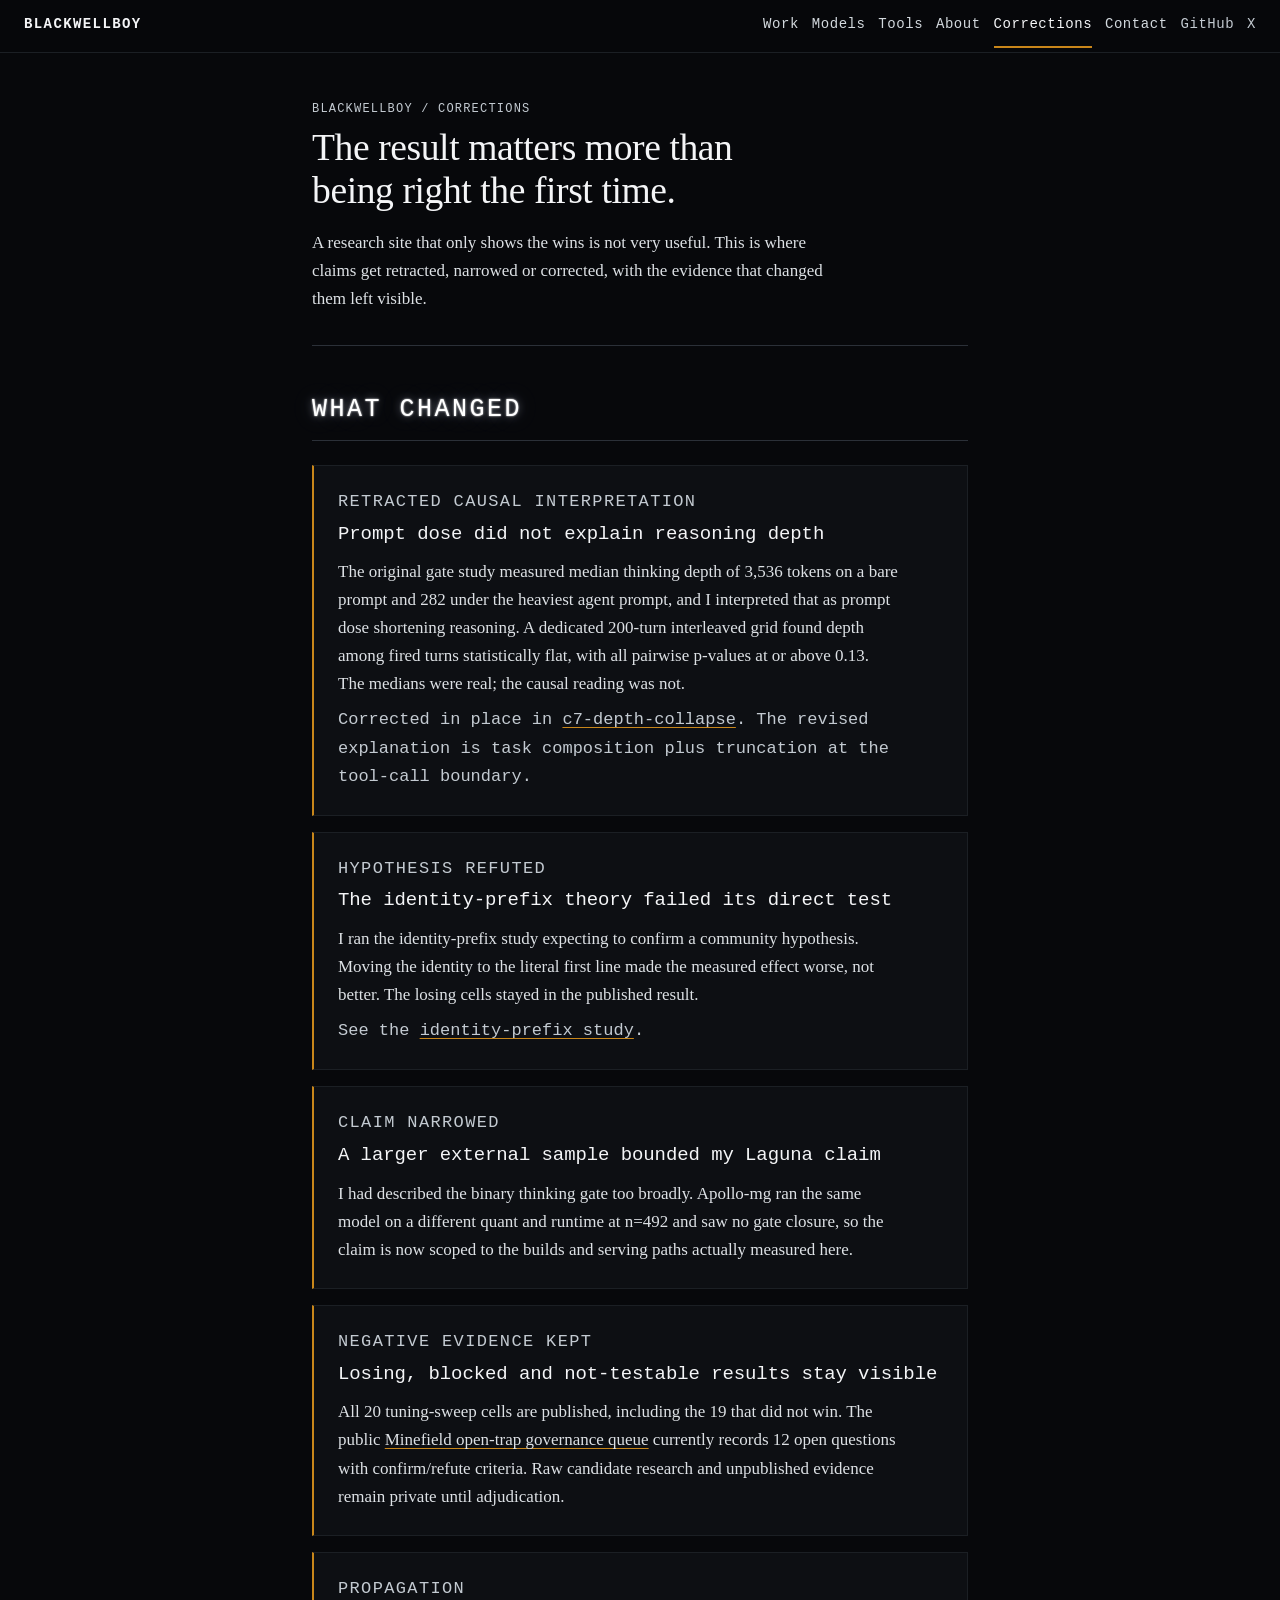
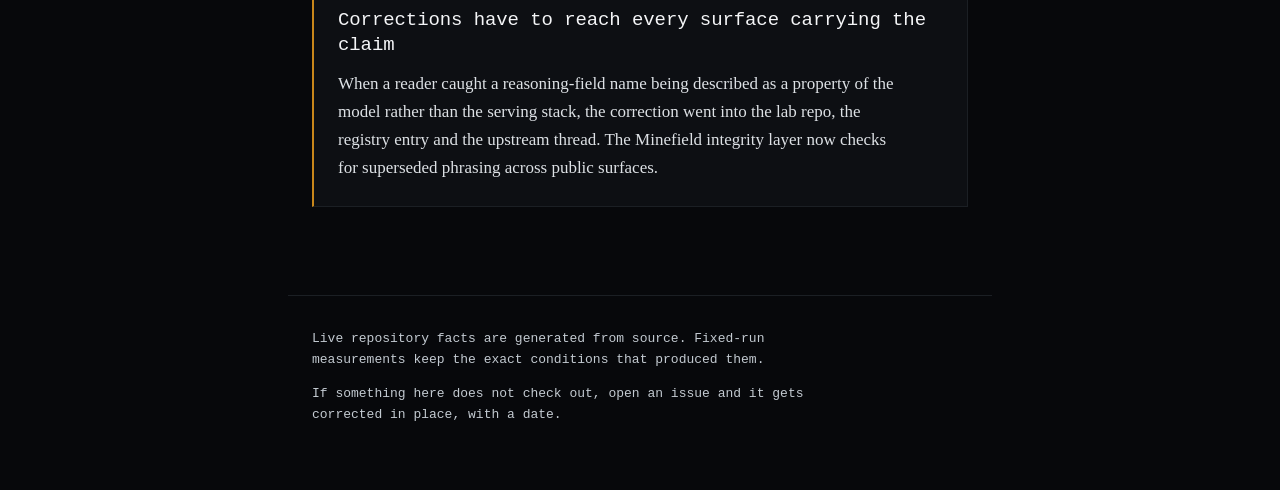
<file: corrections.html>
<!DOCTYPE html>
<html lang="en">
<head>
<meta charset="utf-8">
<meta name="viewport" content="width=device-width, initial-scale=1">
<title>Corrections — Blackwellboy</title>
<meta name="description" content="Corrections, retractions and narrowed claims from Blackwellboy research, kept public with the evidence that changed them.">
<meta name="color-scheme" content="dark">
<meta property="og:type" content="website">
<meta property="og:site_name" content="Blackwellboy">
<meta property="og:title" content="Corrections — Blackwellboy">
<meta property="og:description" content="Corrections, retractions and narrowed claims, kept public with the evidence that changed them.">
<meta property="og:url" content="https://blackwellboy.github.io/corrections.html">
<meta property="og:image" content="https://blackwellboy.github.io/blackwellboy.jpg">
<meta property="og:image:width" content="1774">
<meta property="og:image:height" content="887">
<meta property="og:image:alt" content="Blackwellboy">
<meta name="twitter:card" content="summary_large_image">
<meta name="twitter:site" content="@Blackwellboy">
<meta name="twitter:title" content="Corrections — Blackwellboy">
<meta name="twitter:description" content="Corrections, retractions and narrowed claims, kept public with the evidence that changed them.">
<meta name="twitter:image" content="https://blackwellboy.github.io/blackwellboy.jpg">
<link rel="canonical" href="https://blackwellboy.github.io/corrections.html">
<link rel="stylesheet" href="site.css">
</head>
<body>

<nav class="nav" aria-label="Primary">
  <div class="nav-in">
    <a href="index.html" class="brand">BLACKWELLBOY</a>
    <div class="nav-links">
      <a href="work.html">Work</a>
      <a href="models.html">Models</a>
      <a href="tools.html">Tools</a>
      <a href="about.html">About</a>
      <a href="corrections.html" aria-current="page">Corrections</a>
      <a href="index.html#contact">Contact</a>
      <a href="https://github.com/Blackwellboy" class="ext">GitHub</a>
      <a href="https://x.com/Blackwellboy" class="ext x-link">X</a>
    </div>
  </div>
</nav>

<main>
  <header class="page-head">
    <p class="eyebrow">Blackwellboy / Corrections</p>
    <h1>The result matters more than being right the first time.</h1>
    <p class="lede">A research site that only shows the wins is not very useful. This is where claims get retracted, narrowed or corrected, with the evidence that changed them left visible.</p>
  </header>

  <section id="corrections">
    <h2>What changed</h2>
    <div class="cards">
      <div class="card">
        <p class="kicker">Retracted causal interpretation</p>
        <h3>Prompt dose did not explain reasoning depth</h3>
        <p>The original gate study measured median thinking depth of 3,536 tokens on a bare prompt and 282 under the heaviest agent prompt, and I interpreted that as prompt dose shortening reasoning. A dedicated 200-turn interleaved grid found depth among fired turns statistically flat, with all pairwise p-values at or above 0.13. The medians were real; the causal reading was not.</p>
        <p class="proof">Corrected in place in <a href="https://github.com/Blackwellboy/laguna-s21-lab/tree/main/c7-depth-collapse">c7-depth-collapse</a>. The revised explanation is task composition plus truncation at the tool-call boundary.</p>
      </div>

      <div class="card">
        <p class="kicker">Hypothesis refuted</p>
        <h3>The identity-prefix theory failed its direct test</h3>
        <p>I ran the identity-prefix study expecting to confirm a community hypothesis. Moving the identity to the literal first line made the measured effect worse, not better. The losing cells stayed in the published result.</p>
        <p class="proof">See the <a href="work.html#identity-prefix">identity-prefix study</a>.</p>
      </div>

      <div class="card">
        <p class="kicker">Claim narrowed</p>
        <h3>A larger external sample bounded my Laguna claim</h3>
        <p>I had described the binary thinking gate too broadly. Apollo-mg ran the same model on a different quant and runtime at n=492 and saw no gate closure, so the claim is now scoped to the builds and serving paths actually measured here.</p>
      </div>

      <div class="card">
        <p class="kicker">Negative evidence kept</p>
        <h3>Losing, blocked and not-testable results stay visible</h3>
        <p>All 20 tuning-sweep cells are published, including the 19 that did not win. The public <a href="https://github.com/Blackwellboy/model-serving-minefield/blob/main/registry/OPEN_TRAP_ISSUES.md">Minefield open-trap governance queue</a> currently records 12 open questions with confirm/refute criteria. Raw candidate research and unpublished evidence remain private until adjudication.</p>
      </div>

      <div class="card">
        <p class="kicker">Propagation</p>
        <h3>Corrections have to reach every surface carrying the claim</h3>
        <p>When a reader caught a reasoning-field name being described as a property of the model rather than the serving stack, the correction went into the lab repo, the registry entry and the upstream thread. The Minefield integrity layer now checks for superseded phrasing across public surfaces.</p>
      </div>
    </div>
  </section>
</main>

<footer>
  <p>Live repository facts are generated from source. Fixed-run measurements keep the exact conditions that produced them.</p>
  <p>If something here does not check out, open an issue and it gets corrected in place, with a date.</p>
</footer>

</body>
</html>
</file>
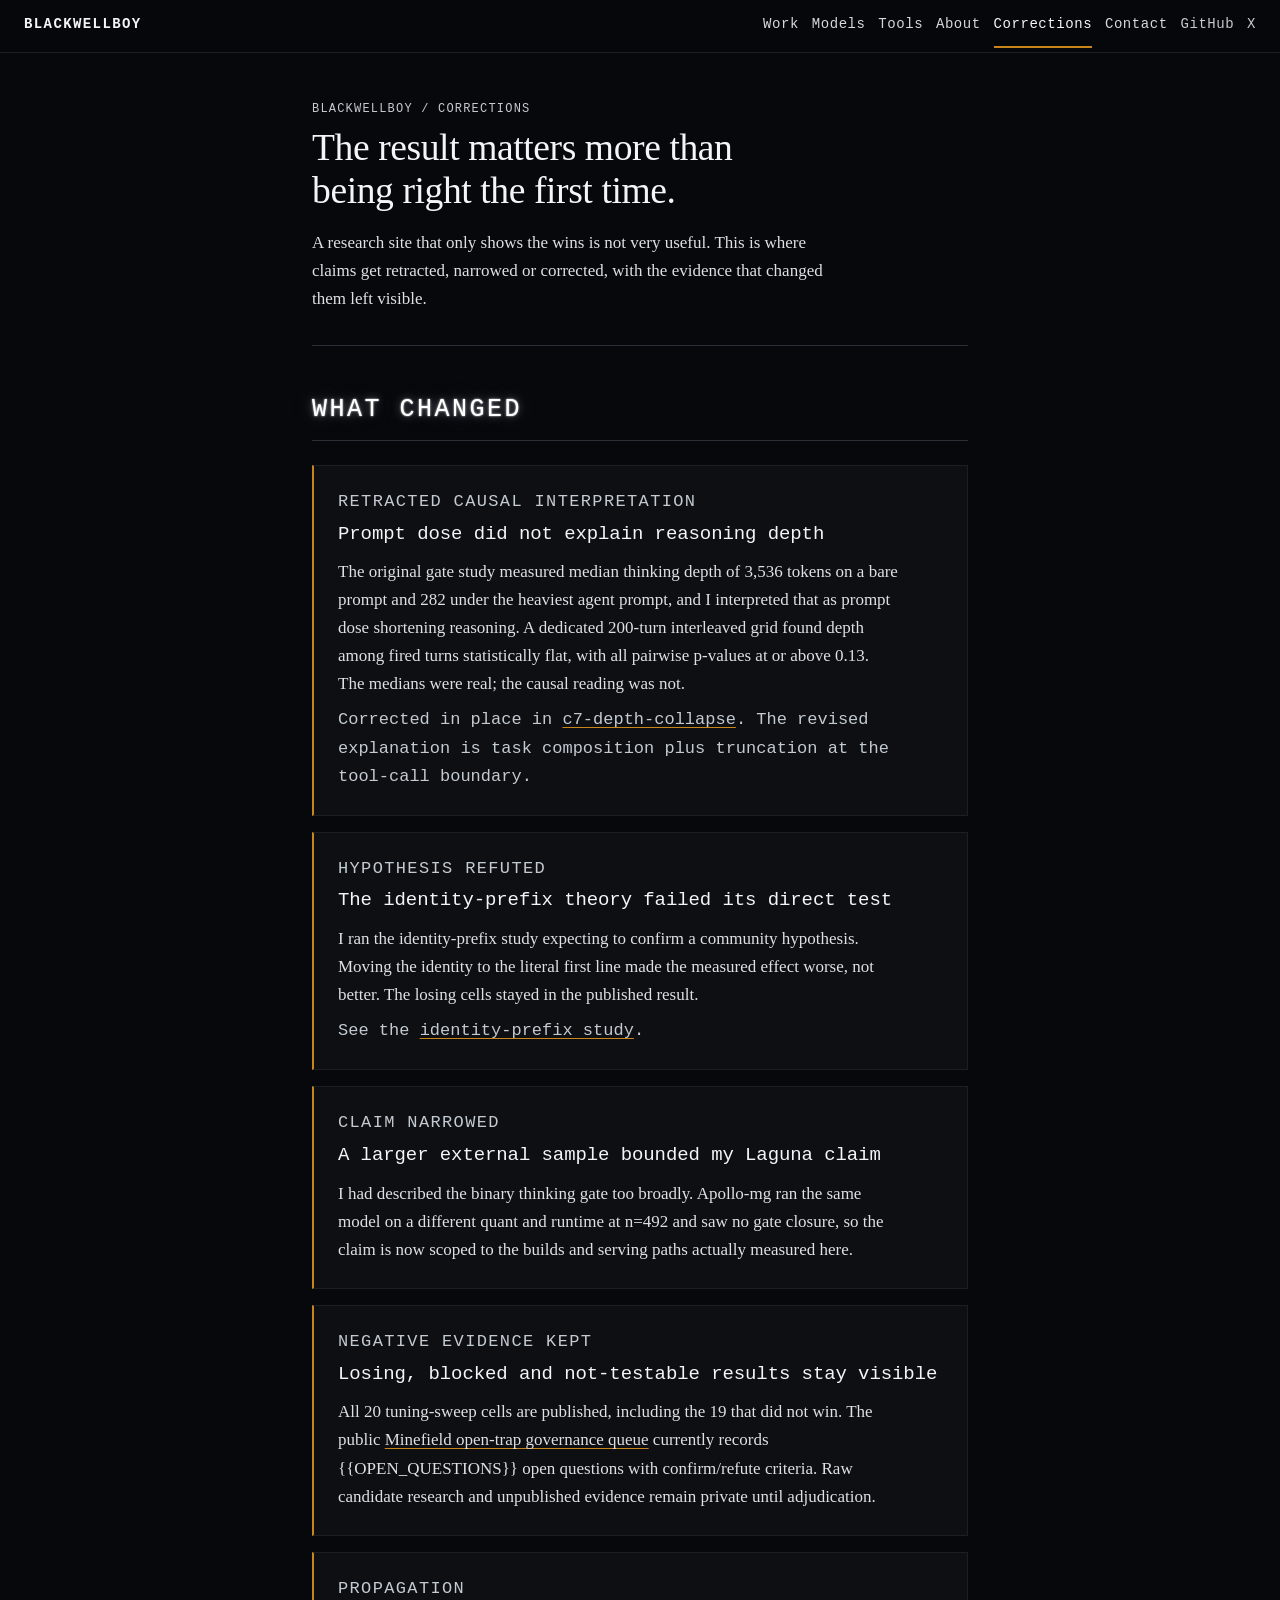
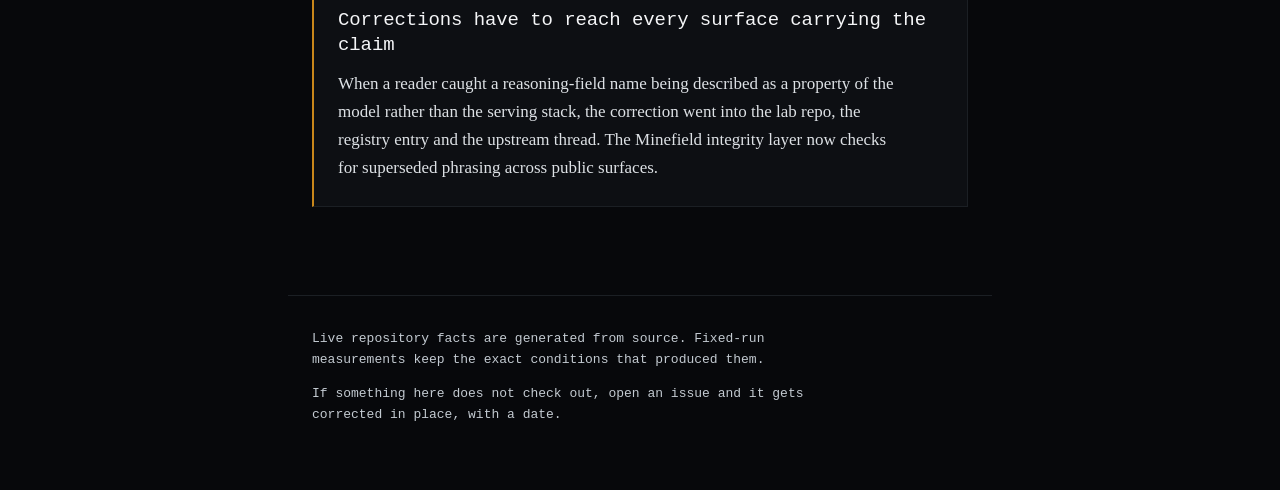
<file: corrections.template.html>
<!DOCTYPE html>
<html lang="en">
<head>
<meta charset="utf-8">
<meta name="viewport" content="width=device-width, initial-scale=1">
<title>Corrections — Blackwellboy</title>
<meta name="description" content="Corrections, retractions and narrowed claims from Blackwellboy research, kept public with the evidence that changed them.">
<meta name="color-scheme" content="dark">
<meta property="og:type" content="website">
<meta property="og:site_name" content="Blackwellboy">
<meta property="og:title" content="Corrections — Blackwellboy">
<meta property="og:description" content="Corrections, retractions and narrowed claims, kept public with the evidence that changed them.">
<meta property="og:url" content="https://blackwellboy.github.io/corrections.html">
<meta property="og:image" content="https://blackwellboy.github.io/blackwellboy.jpg">
<meta property="og:image:width" content="1774">
<meta property="og:image:height" content="887">
<meta property="og:image:alt" content="Blackwellboy">
<meta name="twitter:card" content="summary_large_image">
<meta name="twitter:site" content="@Blackwellboy">
<meta name="twitter:title" content="Corrections — Blackwellboy">
<meta name="twitter:description" content="Corrections, retractions and narrowed claims, kept public with the evidence that changed them.">
<meta name="twitter:image" content="https://blackwellboy.github.io/blackwellboy.jpg">
<link rel="canonical" href="https://blackwellboy.github.io/corrections.html">
<link rel="stylesheet" href="site.css">
</head>
<body>

<nav class="nav" aria-label="Primary">
  <div class="nav-in">
    <a href="index.html" class="brand">BLACKWELLBOY</a>
    <div class="nav-links">
      <a href="work.html">Work</a>
      <a href="models.html">Models</a>
      <a href="tools.html">Tools</a>
      <a href="about.html">About</a>
      <a href="corrections.html" aria-current="page">Corrections</a>
      <a href="index.html#contact">Contact</a>
      <a href="https://github.com/Blackwellboy" class="ext">GitHub</a>
      <a href="https://x.com/Blackwellboy" class="ext x-link">X</a>
    </div>
  </div>
</nav>

<main>
  <header class="page-head">
    <p class="eyebrow">Blackwellboy / Corrections</p>
    <h1>The result matters more than being right the first time.</h1>
    <p class="lede">A research site that only shows the wins is not very useful. This is where claims get retracted, narrowed or corrected, with the evidence that changed them left visible.</p>
  </header>

  <section id="corrections">
    <h2>What changed</h2>
    <div class="cards">
      <div class="card">
        <p class="kicker">Retracted causal interpretation</p>
        <h3>Prompt dose did not explain reasoning depth</h3>
        <p>The original gate study measured median thinking depth of 3,536 tokens on a bare prompt and 282 under the heaviest agent prompt, and I interpreted that as prompt dose shortening reasoning. A dedicated 200-turn interleaved grid found depth among fired turns statistically flat, with all pairwise p-values at or above 0.13. The medians were real; the causal reading was not.</p>
        <p class="proof">Corrected in place in <a href="https://github.com/Blackwellboy/laguna-s21-lab/tree/main/c7-depth-collapse">c7-depth-collapse</a>. The revised explanation is task composition plus truncation at the tool-call boundary.</p>
      </div>

      <div class="card">
        <p class="kicker">Hypothesis refuted</p>
        <h3>The identity-prefix theory failed its direct test</h3>
        <p>I ran the identity-prefix study expecting to confirm a community hypothesis. Moving the identity to the literal first line made the measured effect worse, not better. The losing cells stayed in the published result.</p>
        <p class="proof">See the <a href="work.html#identity-prefix">identity-prefix study</a>.</p>
      </div>

      <div class="card">
        <p class="kicker">Claim narrowed</p>
        <h3>A larger external sample bounded my Laguna claim</h3>
        <p>I had described the binary thinking gate too broadly. Apollo-mg ran the same model on a different quant and runtime at n=492 and saw no gate closure, so the claim is now scoped to the builds and serving paths actually measured here.</p>
      </div>

      <div class="card">
        <p class="kicker">Negative evidence kept</p>
        <h3>Losing, blocked and not-testable results stay visible</h3>
        <p>All 20 tuning-sweep cells are published, including the 19 that did not win. The public <a href="https://github.com/Blackwellboy/model-serving-minefield/blob/main/registry/OPEN_TRAP_ISSUES.md">Minefield open-trap governance queue</a> currently records {{OPEN_QUESTIONS}} open questions with confirm/refute criteria. Raw candidate research and unpublished evidence remain private until adjudication.</p>
      </div>

      <div class="card">
        <p class="kicker">Propagation</p>
        <h3>Corrections have to reach every surface carrying the claim</h3>
        <p>When a reader caught a reasoning-field name being described as a property of the model rather than the serving stack, the correction went into the lab repo, the registry entry and the upstream thread. The Minefield integrity layer now checks for superseded phrasing across public surfaces.</p>
      </div>
    </div>
  </section>
</main>

<footer>
  <p>Live repository facts are generated from source. Fixed-run measurements keep the exact conditions that produced them.</p>
  <p>If something here does not check out, open an issue and it gets corrected in place, with a date.</p>
</footer>

</body>
</html>
</file>
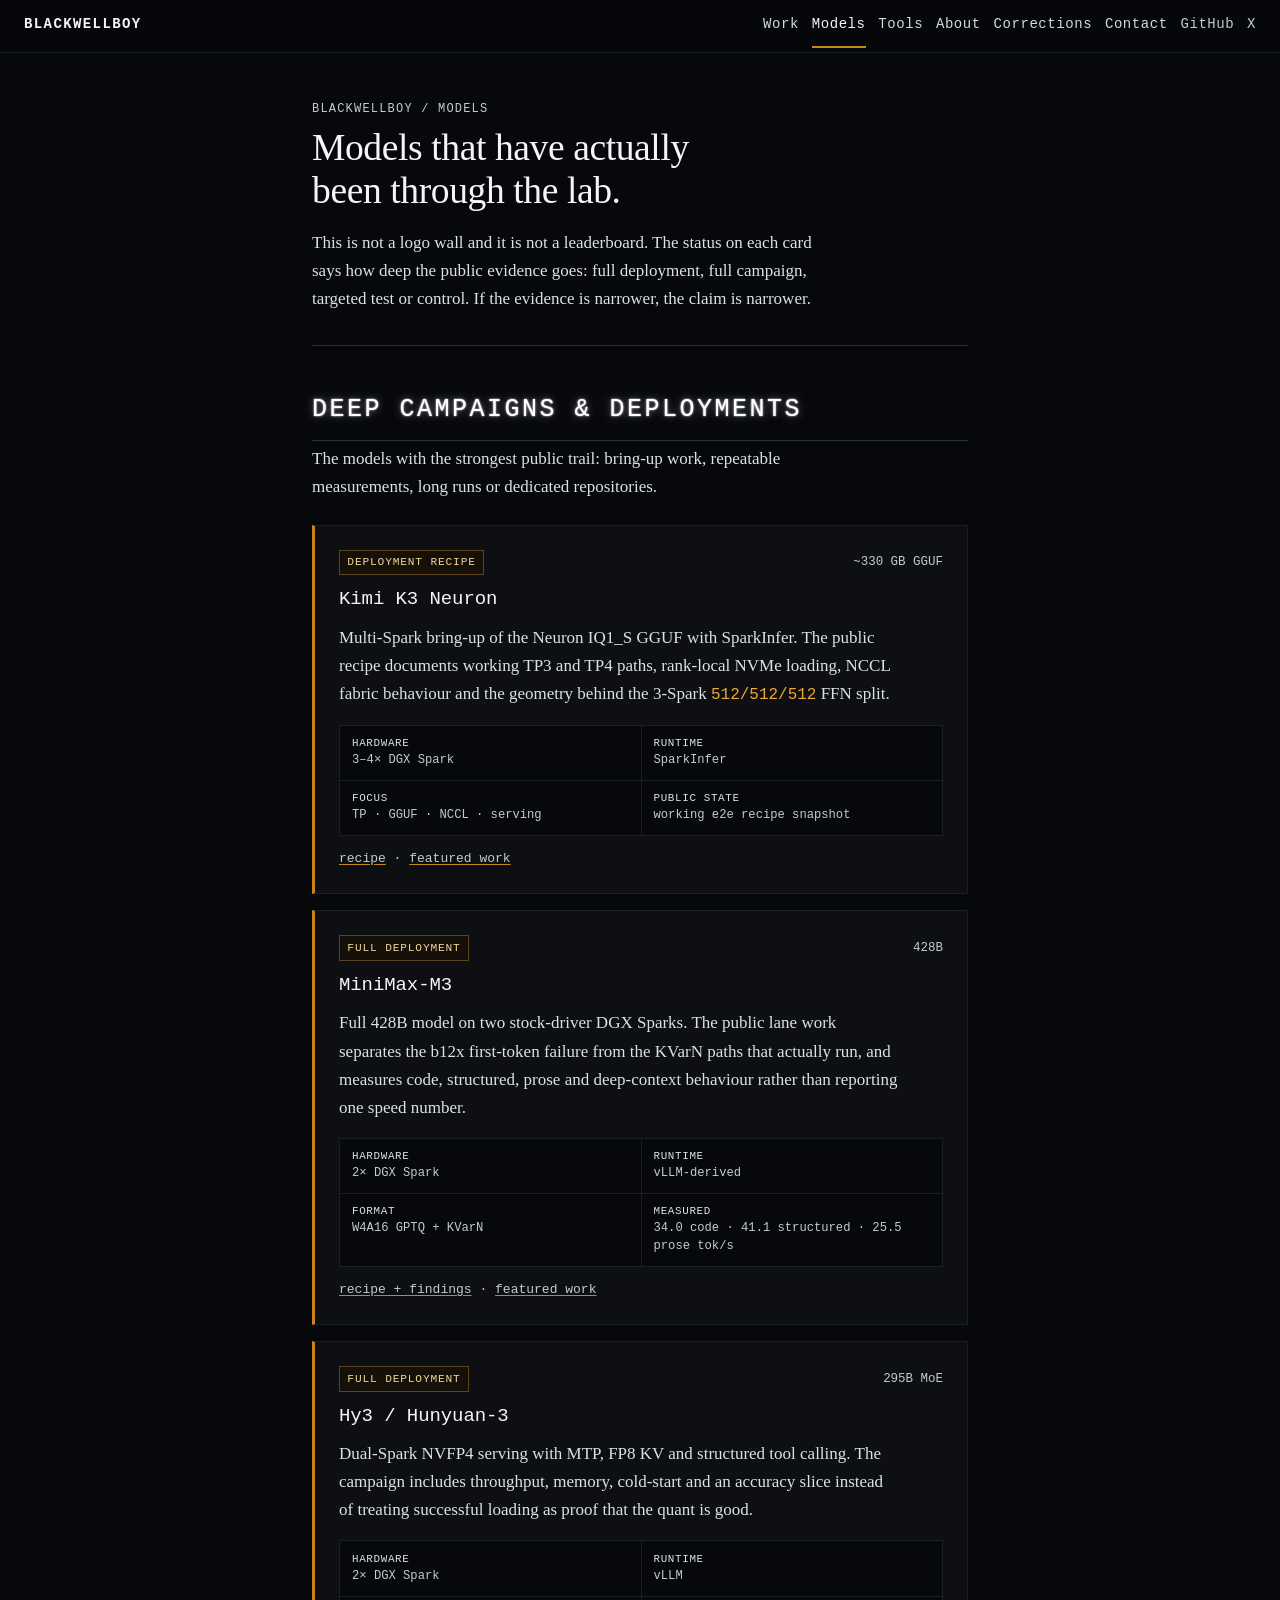
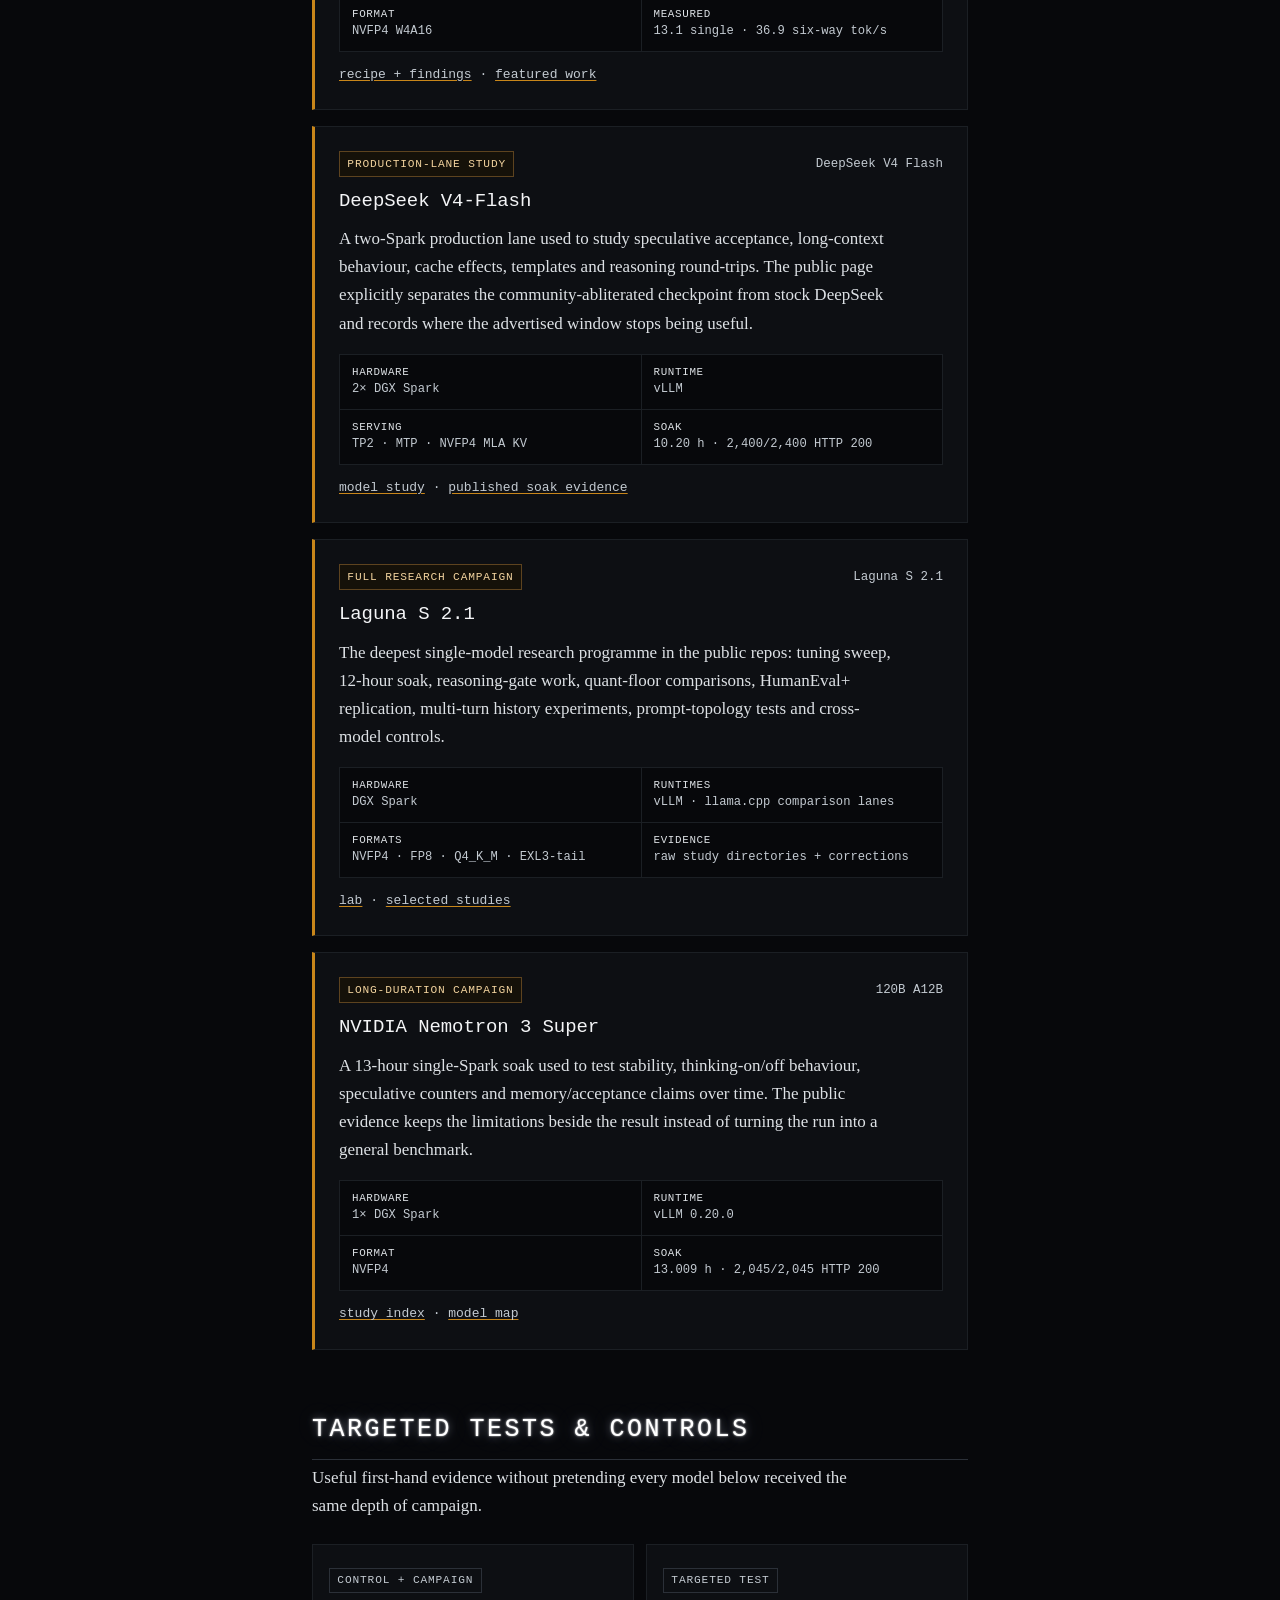
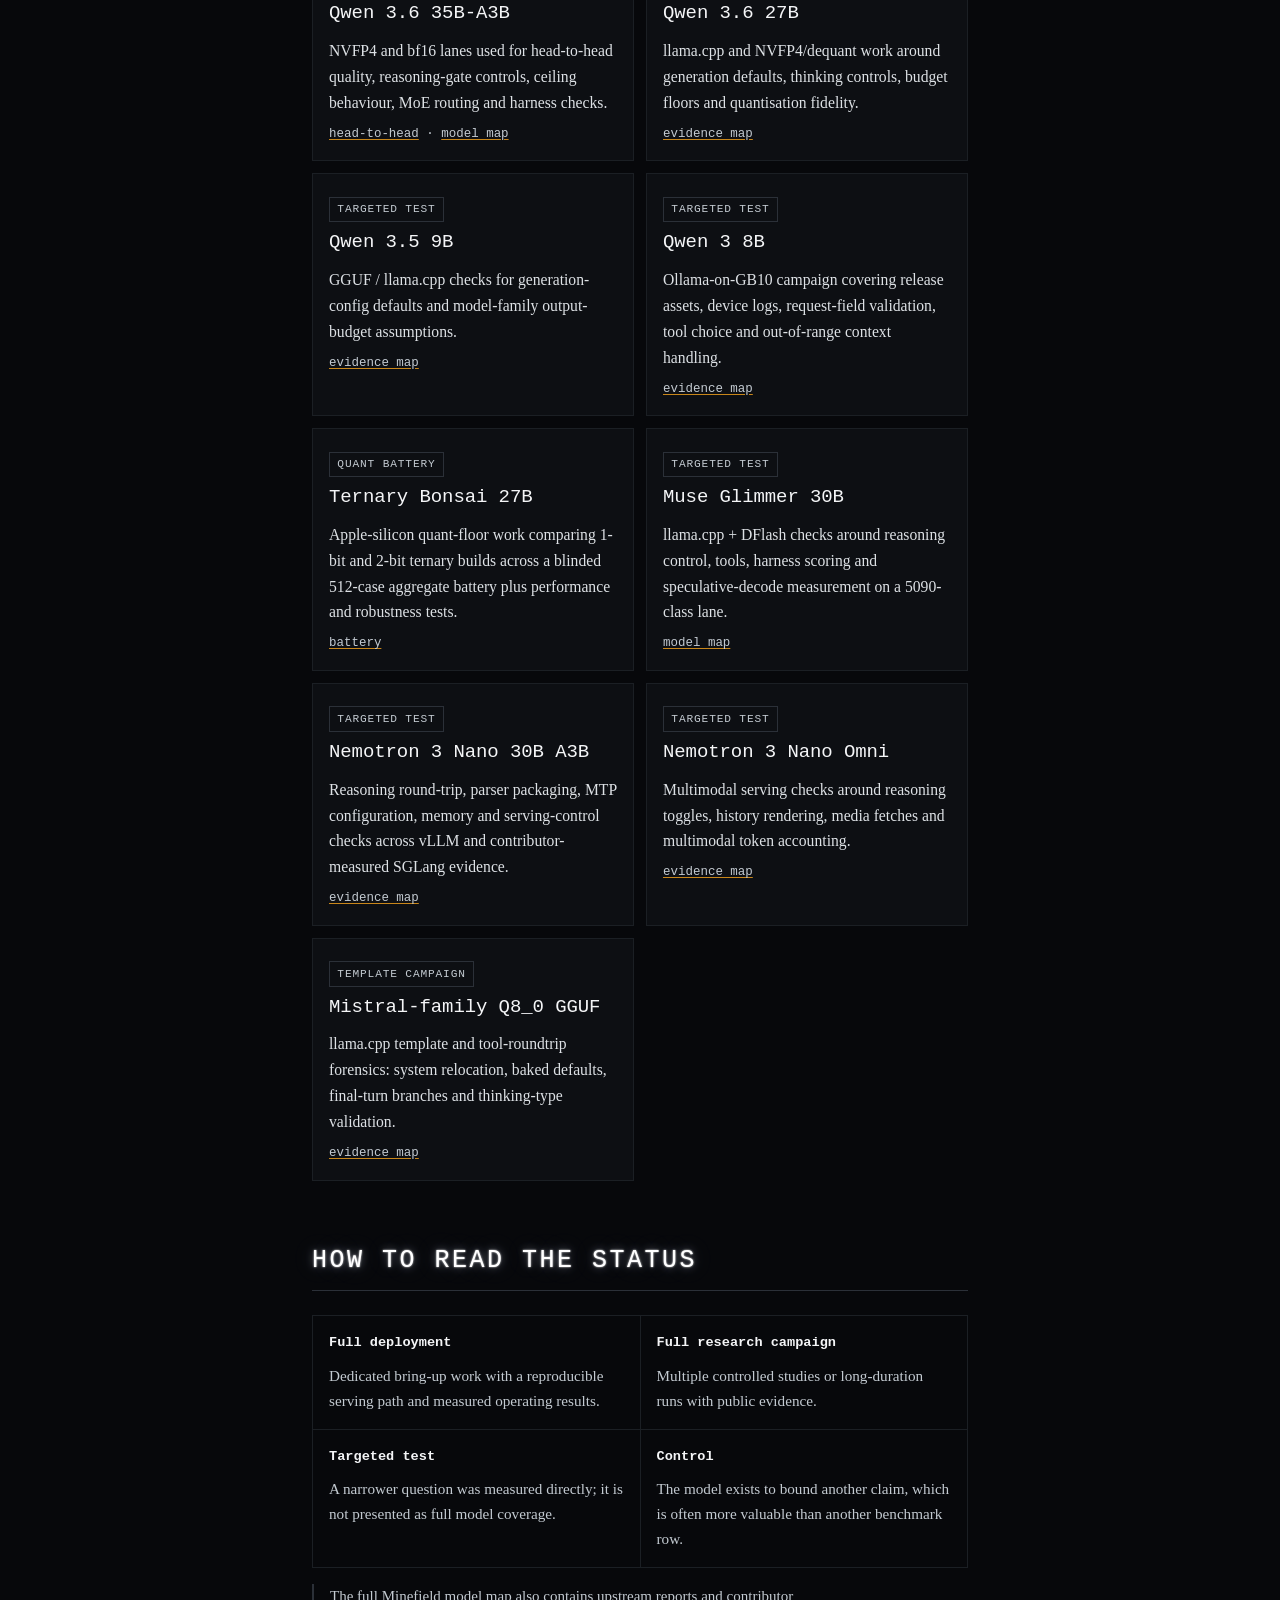
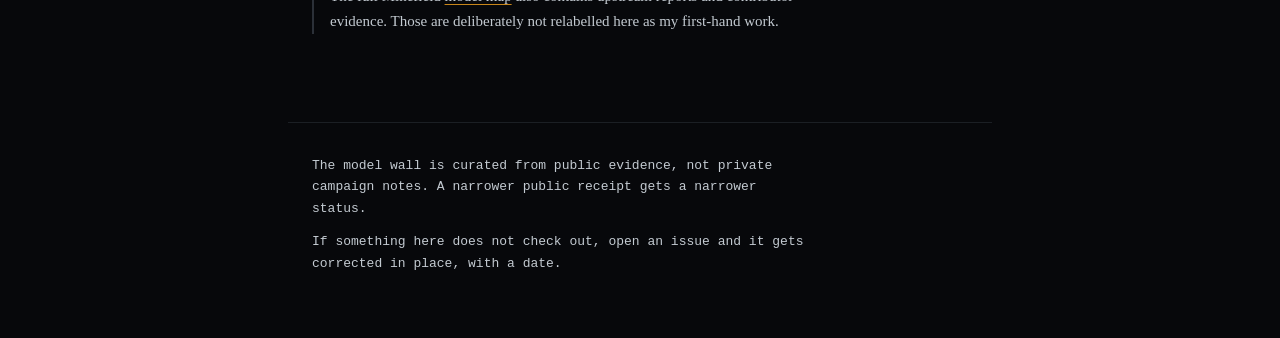
<file: models.html>
<!DOCTYPE html>
<html lang="en">
<head>
<meta charset="utf-8">
<meta name="viewport" content="width=device-width, initial-scale=1">
<title>Models — Blackwellboy</title>
<meta name="description" content="Models tested, deployed or used as controls in the Blackwellboy lab, with hardware, runtimes, test depth and public evidence.">
<meta name="color-scheme" content="dark">
<meta property="og:type" content="website">
<meta property="og:site_name" content="Blackwellboy">
<meta property="og:title" content="Models — Blackwellboy">
<meta property="og:description" content="A public model wall: deployments, full campaigns, targeted tests and controls, each scoped to the evidence that exists.">
<meta property="og:url" content="https://blackwellboy.github.io/models.html">
<meta property="og:image" content="https://blackwellboy.github.io/blackwellboy.jpg">
<meta property="og:image:width" content="1774">
<meta property="og:image:height" content="887">
<meta property="og:image:alt" content="Blackwellboy">
<meta name="twitter:card" content="summary_large_image">
<meta name="twitter:site" content="@Blackwellboy">
<meta name="twitter:title" content="Models — Blackwellboy">
<meta name="twitter:description" content="Models tested, deployed or used as controls in the Blackwellboy lab, with public receipts.">
<meta name="twitter:image" content="https://blackwellboy.github.io/blackwellboy.jpg">
<link rel="canonical" href="https://blackwellboy.github.io/models.html">
<link rel="stylesheet" href="site.css">
</head>
<body>

<nav class="nav" aria-label="Primary">
  <div class="nav-in">
    <a href="index.html" class="brand">BLACKWELLBOY</a>
    <div class="nav-links">
      <a href="work.html">Work</a>
      <a href="models.html" aria-current="page">Models</a>
      <a href="tools.html">Tools</a>
      <a href="about.html">About</a>
      <a href="corrections.html">Corrections</a>
      <a href="index.html#contact">Contact</a>
      <a href="https://github.com/Blackwellboy" class="ext">GitHub</a>
      <a href="https://x.com/Blackwellboy" class="ext x-link">X</a>
    </div>
  </div>
</nav>

<main>
  <header class="page-head">
    <p class="eyebrow">Blackwellboy / Models</p>
    <h1>Models that have actually been through the lab.</h1>
    <p class="lede">This is not a logo wall and it is not a leaderboard. The status on each card says how deep the public evidence goes: full deployment, full campaign, targeted test or control. If the evidence is narrower, the claim is narrower.</p>
  </header>

  <section id="deep-campaigns">
    <h2>Deep campaigns &amp; deployments</h2>
    <p class="sub">The models with the strongest public trail: bring-up work, repeatable measurements, long runs or dedicated repositories.</p>

    <div class="model-grid">
      <article class="model-card" id="kimi-k3">
        <div class="model-top"><span class="badge">Deployment recipe</span><span class="model-size">~330 GB GGUF</span></div>
        <h3>Kimi K3 Neuron</h3>
        <p>Multi-Spark bring-up of the Neuron IQ1_S GGUF with SparkInfer. The public recipe documents working TP3 and TP4 paths, rank-local NVMe loading, NCCL fabric behaviour and the geometry behind the 3-Spark <span class="m">512/512/512</span> FFN split.</p>
        <div class="receipt">
          <span><b>Hardware</b> 3–4× DGX Spark</span>
          <span><b>Runtime</b> SparkInfer</span>
          <span><b>Focus</b> TP · GGUF · NCCL · serving</span>
          <span><b>Public state</b> working e2e recipe snapshot</span>
        </div>
        <p class="evidence-links"><a href="https://github.com/Blackwellboy/kimi-k3-neuron-tp3-dgxspark-recipe">recipe</a> · <a href="work.html#kimi">featured work</a></p>
      </article>

      <article class="model-card" id="minimax-m3">
        <div class="model-top"><span class="badge">Full deployment</span><span class="model-size">428B</span></div>
        <h3>MiniMax-M3</h3>
        <p>Full 428B model on two stock-driver DGX Sparks. The public lane work separates the b12x first-token failure from the KVarN paths that actually run, and measures code, structured, prose and deep-context behaviour rather than reporting one speed number.</p>
        <div class="receipt">
          <span><b>Hardware</b> 2× DGX Spark</span>
          <span><b>Runtime</b> vLLM-derived</span>
          <span><b>Format</b> W4A16 GPTQ + KVarN</span>
          <span><b>Measured</b> 34.0 code · 41.1 structured · 25.5 prose tok/s</span>
        </div>
        <p class="evidence-links"><a href="https://github.com/Blackwellboy/MiniMax-M3-2x-DGX-Spark-stock-driver">recipe + findings</a> · <a href="work.html#minimax">featured work</a></p>
      </article>

      <article class="model-card" id="hy3-model">
        <div class="model-top"><span class="badge">Full deployment</span><span class="model-size">295B MoE</span></div>
        <h3>Hy3 / Hunyuan-3</h3>
        <p>Dual-Spark NVFP4 serving with MTP, FP8 KV and structured tool calling. The campaign includes throughput, memory, cold-start and an accuracy slice instead of treating successful loading as proof that the quant is good.</p>
        <div class="receipt">
          <span><b>Hardware</b> 2× DGX Spark</span>
          <span><b>Runtime</b> vLLM</span>
          <span><b>Format</b> NVFP4 W4A16</span>
          <span><b>Measured</b> 13.1 single · 36.9 six-way tok/s</span>
        </div>
        <p class="evidence-links"><a href="https://github.com/Blackwellboy/Hy3-295B-NVFP4-MTP-Dual-DGX-Spark">recipe + findings</a> · <a href="work.html#hy3">featured work</a></p>
      </article>

      <article class="model-card" id="deepseek-v4">
        <div class="model-top"><span class="badge">Production-lane study</span><span class="model-size">DeepSeek V4 Flash</span></div>
        <h3>DeepSeek V4-Flash</h3>
        <p>A two-Spark production lane used to study speculative acceptance, long-context behaviour, cache effects, templates and reasoning round-trips. The public page explicitly separates the community-abliterated checkpoint from stock DeepSeek and records where the advertised window stops being useful.</p>
        <div class="receipt">
          <span><b>Hardware</b> 2× DGX Spark</span>
          <span><b>Runtime</b> vLLM</span>
          <span><b>Serving</b> TP2 · MTP · NVFP4 MLA KV</span>
          <span><b>Soak</b> 10.20 h · 2,400/2,400 HTTP 200</span>
        </div>
        <p class="evidence-links"><a href="https://github.com/Blackwellboy/model-serving-minefield/blob/main/models/deepseek-v4-flash.md">model study</a> · <a href="https://github.com/Blackwellboy/model-serving-minefield-evidence/blob/main/STUDY_INDEX.md">published soak evidence</a></p>
      </article>

      <article class="model-card" id="laguna">
        <div class="model-top"><span class="badge">Full research campaign</span><span class="model-size">Laguna S 2.1</span></div>
        <h3>Laguna S 2.1</h3>
        <p>The deepest single-model research programme in the public repos: tuning sweep, 12-hour soak, reasoning-gate work, quant-floor comparisons, HumanEval+ replication, multi-turn history experiments, prompt-topology tests and cross-model controls.</p>
        <div class="receipt">
          <span><b>Hardware</b> DGX Spark</span>
          <span><b>Runtimes</b> vLLM · llama.cpp comparison lanes</span>
          <span><b>Formats</b> NVFP4 · FP8 · Q4_K_M · EXL3-tail</span>
          <span><b>Evidence</b> raw study directories + corrections</span>
        </div>
        <p class="evidence-links"><a href="https://github.com/Blackwellboy/laguna-s21-lab">lab</a> · <a href="work.html#studies">selected studies</a></p>
      </article>

      <article class="model-card" id="nemotron-super">
        <div class="model-top"><span class="badge">Long-duration campaign</span><span class="model-size">120B A12B</span></div>
        <h3>NVIDIA Nemotron 3 Super</h3>
        <p>A 13-hour single-Spark soak used to test stability, thinking-on/off behaviour, speculative counters and memory/acceptance claims over time. The public evidence keeps the limitations beside the result instead of turning the run into a general benchmark.</p>
        <div class="receipt">
          <span><b>Hardware</b> 1× DGX Spark</span>
          <span><b>Runtime</b> vLLM 0.20.0</span>
          <span><b>Format</b> NVFP4</span>
          <span><b>Soak</b> 13.009 h · 2,045/2,045 HTTP 200</span>
        </div>
        <p class="evidence-links"><a href="https://github.com/Blackwellboy/model-serving-minefield-evidence/blob/main/STUDY_INDEX.md">study index</a> · <a href="https://github.com/Blackwellboy/model-serving-minefield/blob/main/models/README.md">model map</a></p>
      </article>
    </div>
  </section>

  <section id="targeted">
    <h2>Targeted tests &amp; controls</h2>
    <p class="sub">Useful first-hand evidence without pretending every model below received the same depth of campaign.</p>

    <div class="compact-grid">
      <article class="compact-card"><span class="badge quiet">Control + campaign</span><h3>Qwen 3.6 35B-A3B</h3><p>NVFP4 and bf16 lanes used for head-to-head quality, reasoning-gate controls, ceiling behaviour, MoE routing and harness checks.</p><p class="proof"><a href="https://github.com/Blackwellboy/laguna-s21-lab/tree/main/head-to-head">head-to-head</a> · <a href="https://github.com/Blackwellboy/model-serving-minefield/blob/main/models/README.md">model map</a></p></article>
      <article class="compact-card"><span class="badge quiet">Targeted test</span><h3>Qwen 3.6 27B</h3><p>llama.cpp and NVFP4/dequant work around generation defaults, thinking controls, budget floors and quantisation fidelity.</p><p class="proof"><a href="https://github.com/Blackwellboy/model-serving-minefield/blob/main/models/README.md">evidence map</a></p></article>
      <article class="compact-card"><span class="badge quiet">Targeted test</span><h3>Qwen 3.5 9B</h3><p>GGUF / llama.cpp checks for generation-config defaults and model-family output-budget assumptions.</p><p class="proof"><a href="https://github.com/Blackwellboy/model-serving-minefield/blob/main/models/README.md">evidence map</a></p></article>
      <article class="compact-card"><span class="badge quiet">Targeted test</span><h3>Qwen 3 8B</h3><p>Ollama-on-GB10 campaign covering release assets, device logs, request-field validation, tool choice and out-of-range context handling.</p><p class="proof"><a href="https://github.com/Blackwellboy/model-serving-minefield/blob/main/models/README.md">evidence map</a></p></article>
      <article class="compact-card"><span class="badge quiet">Quant battery</span><h3>Ternary Bonsai 27B</h3><p>Apple-silicon quant-floor work comparing 1-bit and 2-bit ternary builds across a blinded 512-case aggregate battery plus performance and robustness tests.</p><p class="proof"><a href="https://github.com/Blackwellboy/laguna-s21-lab/tree/main/bonsai-battery">battery</a></p></article>
      <article class="compact-card"><span class="badge quiet">Targeted test</span><h3>Muse Glimmer 30B</h3><p>llama.cpp + DFlash checks around reasoning control, tools, harness scoring and speculative-decode measurement on a 5090-class lane.</p><p class="proof"><a href="https://github.com/Blackwellboy/model-serving-minefield/blob/main/models/README.md">model map</a></p></article>
      <article class="compact-card"><span class="badge quiet">Targeted test</span><h3>Nemotron 3 Nano 30B A3B</h3><p>Reasoning round-trip, parser packaging, MTP configuration, memory and serving-control checks across vLLM and contributor-measured SGLang evidence.</p><p class="proof"><a href="https://github.com/Blackwellboy/model-serving-minefield/blob/main/models/README.md">evidence map</a></p></article>
      <article class="compact-card"><span class="badge quiet">Targeted test</span><h3>Nemotron 3 Nano Omni</h3><p>Multimodal serving checks around reasoning toggles, history rendering, media fetches and multimodal token accounting.</p><p class="proof"><a href="https://github.com/Blackwellboy/model-serving-minefield/blob/main/models/README.md">evidence map</a></p></article>
      <article class="compact-card"><span class="badge quiet">Template campaign</span><h3>Mistral-family Q8_0 GGUF</h3><p>llama.cpp template and tool-roundtrip forensics: system relocation, baked defaults, final-turn branches and thinking-type validation.</p><p class="proof"><a href="https://github.com/Blackwellboy/model-serving-minefield/blob/main/models/README.md">evidence map</a></p></article>
    </div>
  </section>

  <section id="legend">
    <h2>How to read the status</h2>
    <div class="legend-grid">
      <div><b>Full deployment</b><span>Dedicated bring-up work with a reproducible serving path and measured operating results.</span></div>
      <div><b>Full research campaign</b><span>Multiple controlled studies or long-duration runs with public evidence.</span></div>
      <div><b>Targeted test</b><span>A narrower question was measured directly; it is not presented as full model coverage.</span></div>
      <div><b>Control</b><span>The model exists to bound another claim, which is often more valuable than another benchmark row.</span></div>
    </div>
    <p class="note">The full Minefield <a href="https://github.com/Blackwellboy/model-serving-minefield/blob/main/models/README.md">model map</a> also contains upstream reports and contributor evidence. Those are deliberately not relabelled here as my first-hand work.</p>
  </section>
</main>

<footer>
  <p>The model wall is curated from public evidence, not private campaign notes. A narrower public receipt gets a narrower status.</p>
  <p>If something here does not check out, open an issue and it gets corrected in place, with a date.</p>
</footer>

</body>
</html>
</file>
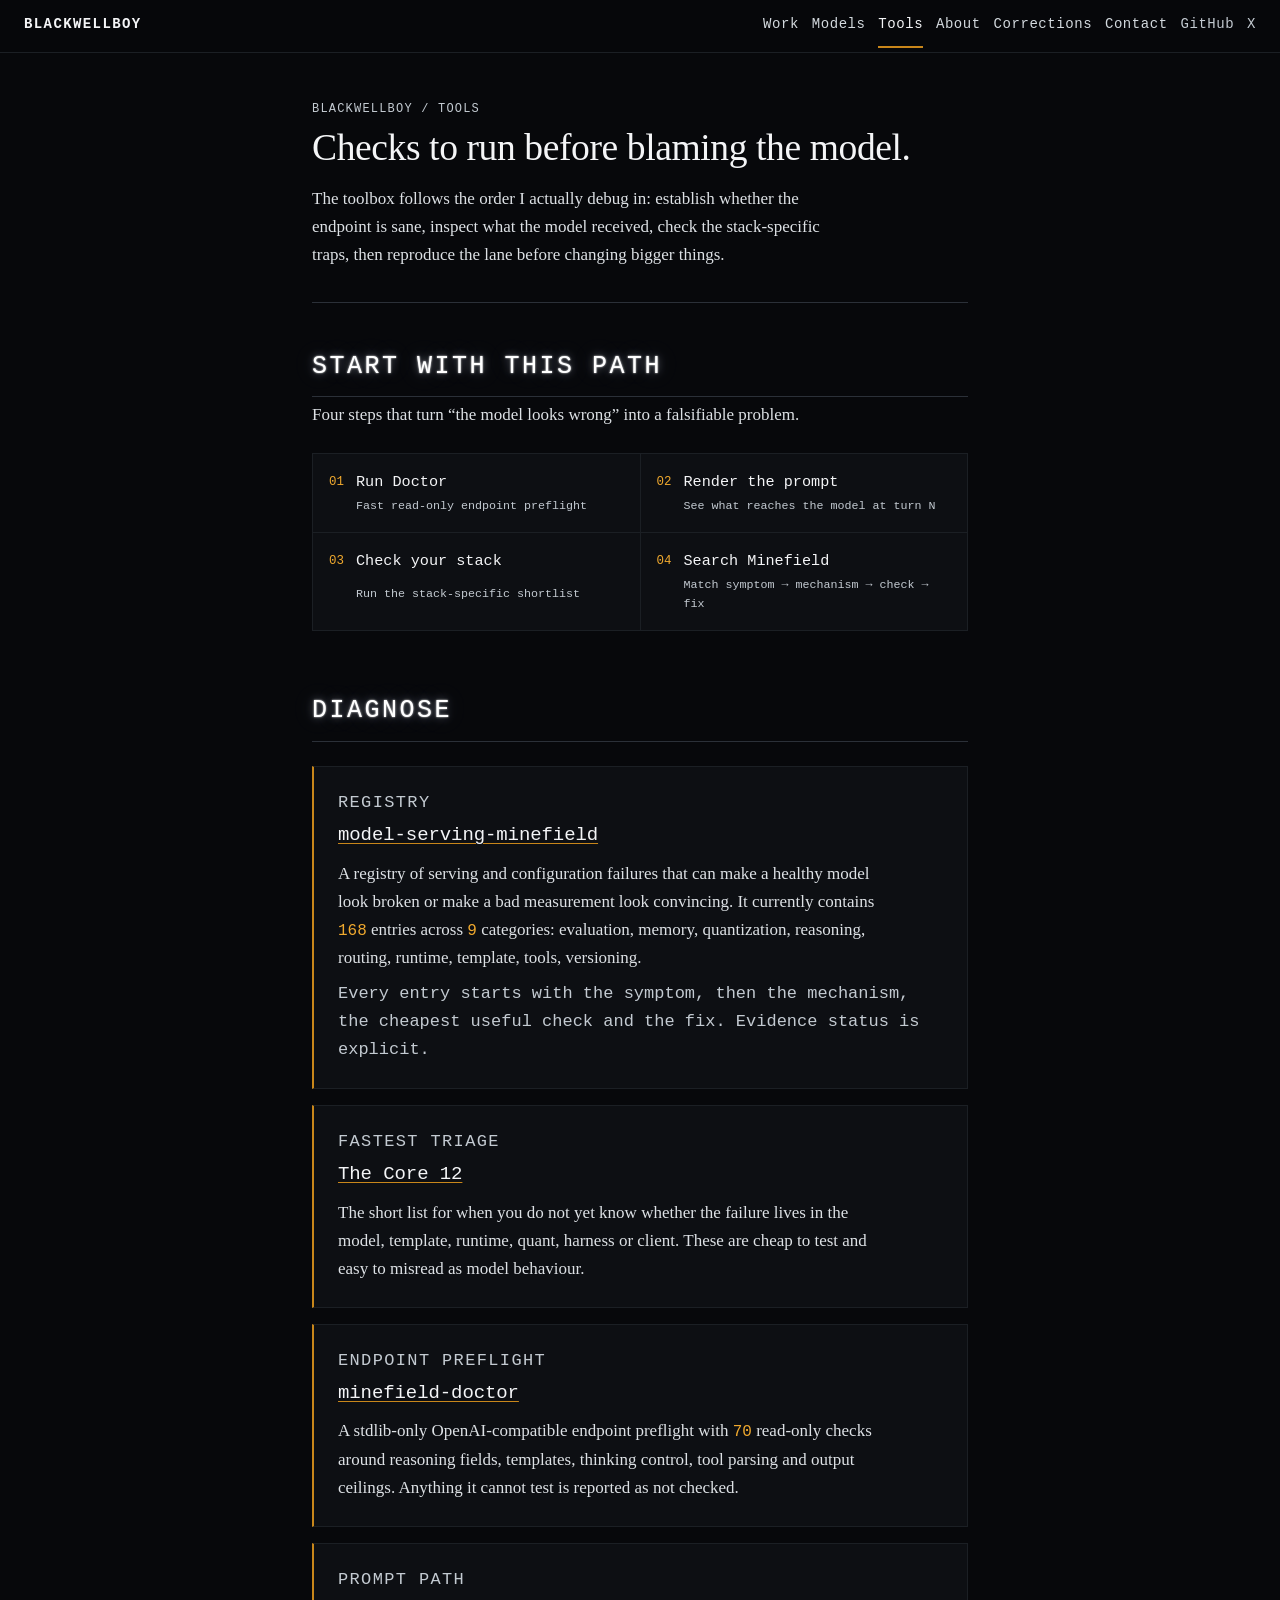
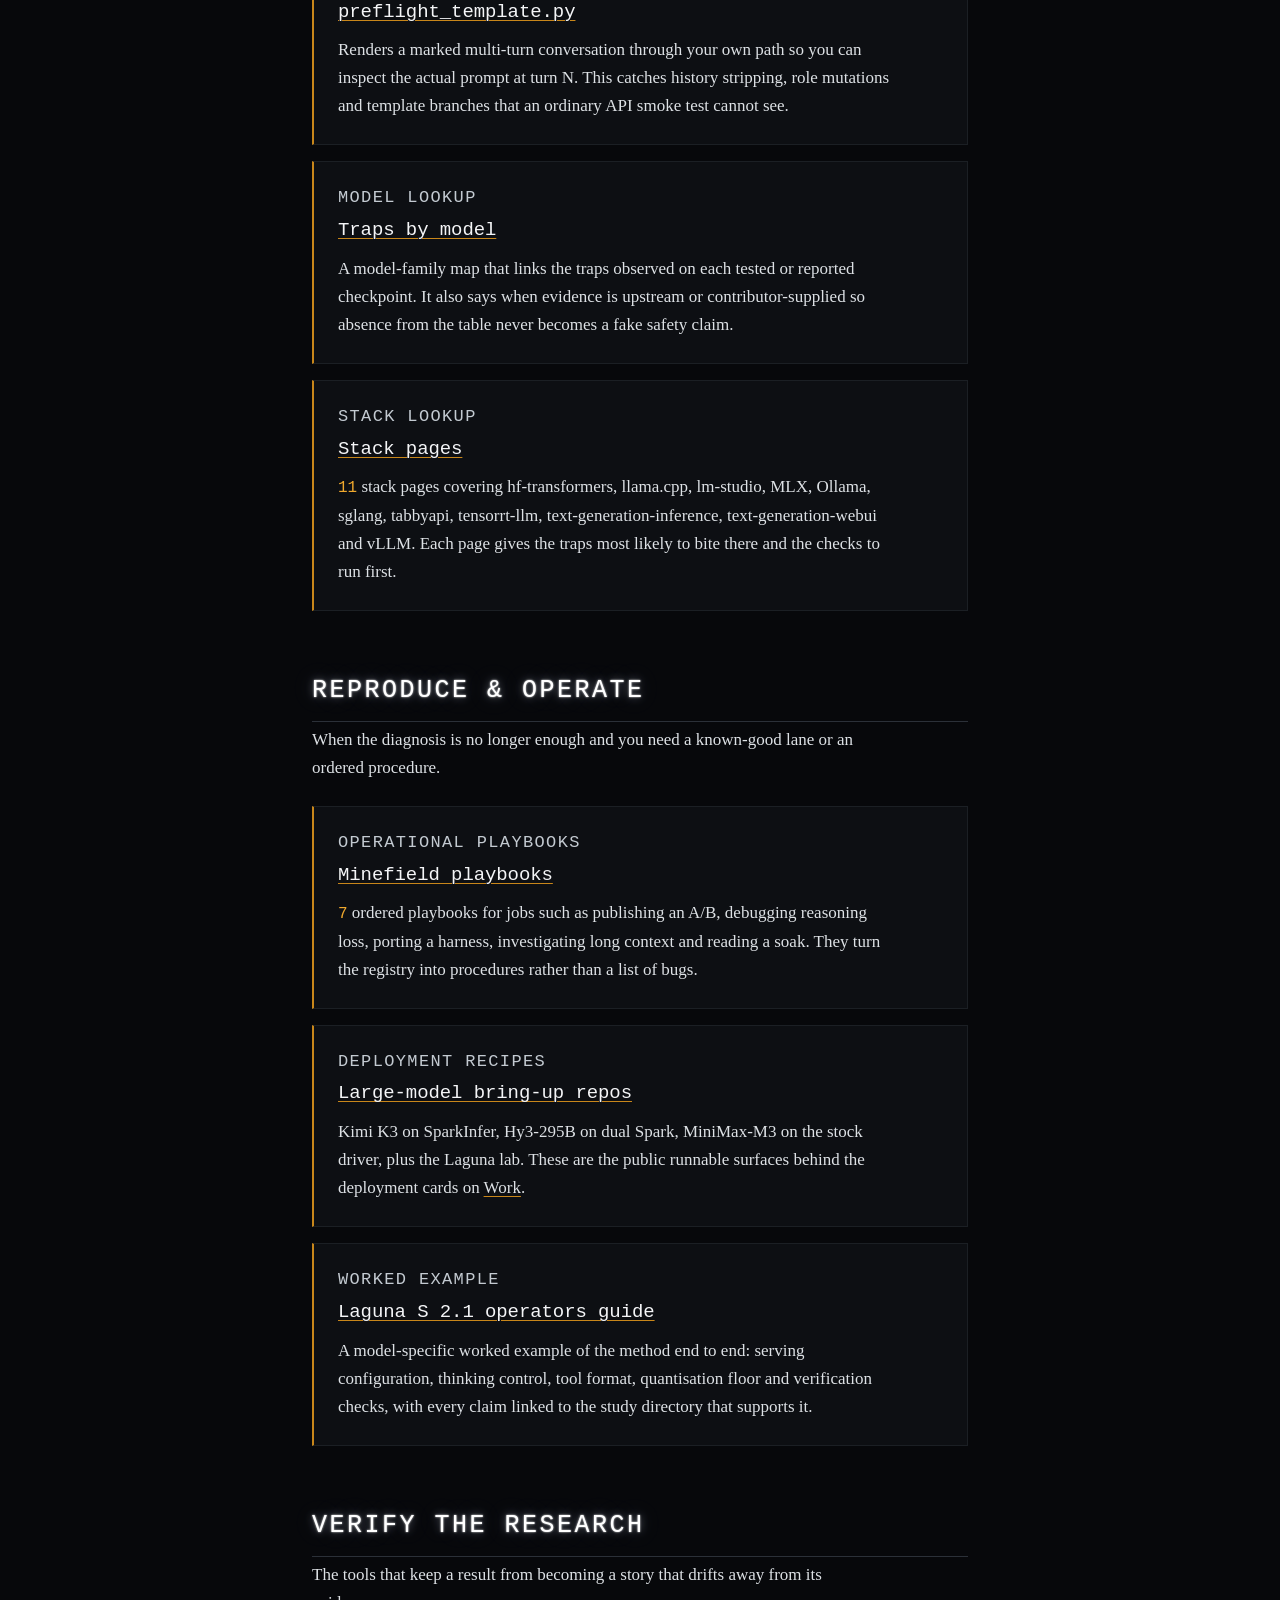
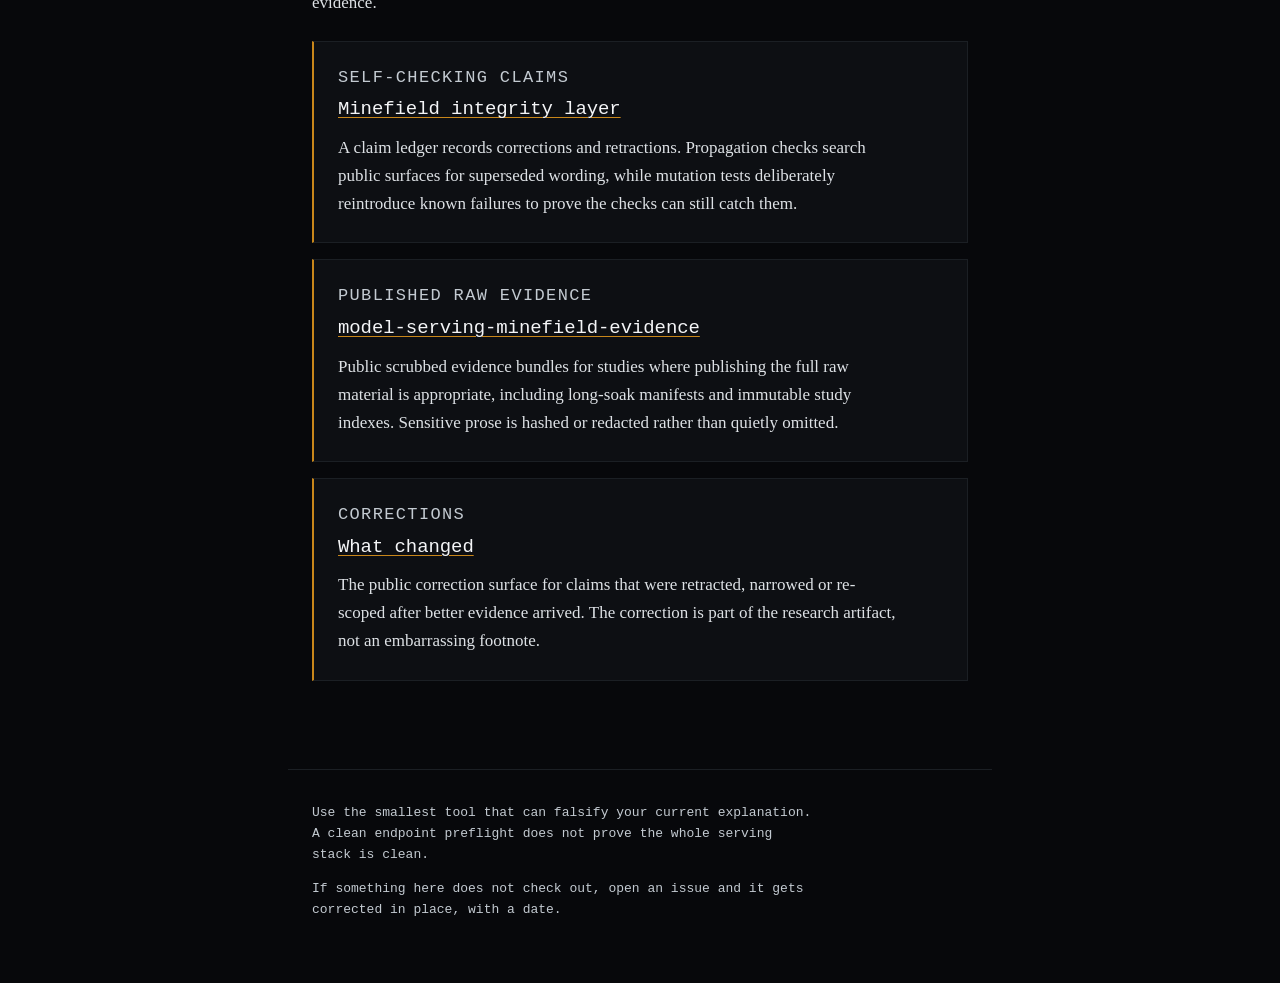
<file: tools.html>
<!DOCTYPE html>
<html lang="en">
<head>
<meta charset="utf-8">
<meta name="viewport" content="width=device-width, initial-scale=1">
<title>Tools — Blackwellboy</title>
<meta name="description" content="Blackwellboy tools for model-serving diagnosis, endpoint preflight, prompt/template forensics, reproduction and research integrity.">
<meta name="color-scheme" content="dark">
<meta property="og:type" content="website">
<meta property="og:site_name" content="Blackwellboy">
<meta property="og:title" content="Tools — Blackwellboy">
<meta property="og:description" content="A practical model-serving toolbox: diagnose the endpoint, inspect the prompt path, reproduce the lane and verify the claim.">
<meta property="og:url" content="https://blackwellboy.github.io/tools.html">
<meta property="og:image" content="https://blackwellboy.github.io/blackwellboy.jpg">
<meta property="og:image:width" content="1774">
<meta property="og:image:height" content="887">
<meta property="og:image:alt" content="Blackwellboy">
<meta name="twitter:card" content="summary_large_image">
<meta name="twitter:site" content="@Blackwellboy">
<meta name="twitter:title" content="Tools — Blackwellboy">
<meta name="twitter:description" content="Diagnose, reproduce and verify model-serving failures before blaming the model.">
<meta name="twitter:image" content="https://blackwellboy.github.io/blackwellboy.jpg">
<link rel="canonical" href="https://blackwellboy.github.io/tools.html">
<link rel="stylesheet" href="site.css">
</head>
<body>

<nav class="nav" aria-label="Primary">
  <div class="nav-in">
    <a href="index.html" class="brand">BLACKWELLBOY</a>
    <div class="nav-links">
      <a href="work.html">Work</a>
      <a href="models.html">Models</a>
      <a href="tools.html" aria-current="page">Tools</a>
      <a href="about.html">About</a>
      <a href="corrections.html">Corrections</a>
      <a href="index.html#contact">Contact</a>
      <a href="https://github.com/Blackwellboy" class="ext">GitHub</a>
      <a href="https://x.com/Blackwellboy" class="ext x-link">X</a>
    </div>
  </div>
</nav>

<main>
  <header class="page-head">
    <p class="eyebrow">Blackwellboy / Tools</p>
    <h1>Checks to run before blaming the model.</h1>
    <p class="lede">The toolbox follows the order I actually debug in: establish whether the endpoint is sane, inspect what the model received, check the stack-specific traps, then reproduce the lane before changing bigger things.</p>
  </header>

  <section id="workflow">
    <h2>Start with this path</h2>
    <p class="sub">Four steps that turn “the model looks wrong” into a falsifiable problem.</p>
    <div class="workflow">
      <a href="https://github.com/Blackwellboy/model-serving-minefield/tree/main/doctor"><span>01</span><b>Run Doctor</b><small>Fast read-only endpoint preflight</small></a>
      <a href="https://github.com/Blackwellboy/model-serving-minefield/blob/main/checks/preflight_template.py"><span>02</span><b>Render the prompt</b><small>See what reaches the model at turn N</small></a>
      <a href="https://github.com/Blackwellboy/model-serving-minefield/tree/main/stacks"><span>03</span><b>Check your stack</b><small>Run the stack-specific shortlist</small></a>
      <a href="https://github.com/Blackwellboy/model-serving-minefield"><span>04</span><b>Search Minefield</b><small>Match symptom → mechanism → check → fix</small></a>
    </div>
  </section>

  <section id="diagnose">
    <h2>Diagnose</h2>
    <div class="cards">
      <div class="card">
        <p class="kicker">Registry</p>
        <h3><a href="https://github.com/Blackwellboy/model-serving-minefield">model-serving-minefield</a></h3>
        <p>A registry of serving and configuration failures that can make a healthy model look broken or make a bad measurement look convincing. It currently contains <span class="m">168</span> entries across <span class="m">9</span> categories: evaluation, memory, quantization, reasoning, routing, runtime, template, tools, versioning.</p>
        <p class="proof">Every entry starts with the symptom, then the mechanism, the cheapest useful check and the fix. Evidence status is explicit.</p>
      </div>

      <div class="card">
        <p class="kicker">Fastest triage</p>
        <h3><a href="https://github.com/Blackwellboy/model-serving-minefield/blob/main/CORE.md">The Core 12</a></h3>
        <p>The short list for when you do not yet know whether the failure lives in the model, template, runtime, quant, harness or client. These are cheap to test and easy to misread as model behaviour.</p>
      </div>

      <div class="card">
        <p class="kicker">Endpoint preflight</p>
        <h3><a href="https://github.com/Blackwellboy/model-serving-minefield/tree/main/doctor">minefield-doctor</a></h3>
        <p>A stdlib-only OpenAI-compatible endpoint preflight with <span class="m">70</span> read-only checks around reasoning fields, templates, thinking control, tool parsing and output ceilings. Anything it cannot test is reported as not checked.</p>
      </div>

      <div class="card">
        <p class="kicker">Prompt path</p>
        <h3><a href="https://github.com/Blackwellboy/model-serving-minefield/blob/main/checks/preflight_template.py">preflight_template.py</a></h3>
        <p>Renders a marked multi-turn conversation through your own path so you can inspect the actual prompt at turn N. This catches history stripping, role mutations and template branches that an ordinary API smoke test cannot see.</p>
      </div>

      <div class="card">
        <p class="kicker">Model lookup</p>
        <h3><a href="https://github.com/Blackwellboy/model-serving-minefield/blob/main/models/README.md">Traps by model</a></h3>
        <p>A model-family map that links the traps observed on each tested or reported checkpoint. It also says when evidence is upstream or contributor-supplied so absence from the table never becomes a fake safety claim.</p>
      </div>

      <div class="card">
        <p class="kicker">Stack lookup</p>
        <h3><a href="https://github.com/Blackwellboy/model-serving-minefield/tree/main/stacks">Stack pages</a></h3>
        <p><span class="m">11</span> stack pages covering hf-transformers, llama.cpp, lm-studio, MLX, Ollama, sglang, tabbyapi, tensorrt-llm, text-generation-inference, text-generation-webui and vLLM. Each page gives the traps most likely to bite there and the checks to run first.</p>
      </div>
    </div>
  </section>

  <section id="reproduce-operate">
    <h2>Reproduce &amp; operate</h2>
    <p class="sub">When the diagnosis is no longer enough and you need a known-good lane or an ordered procedure.</p>
    <div class="cards">
      <div class="card">
        <p class="kicker">Operational playbooks</p>
        <h3><a href="https://github.com/Blackwellboy/model-serving-minefield/tree/main/playbooks">Minefield playbooks</a></h3>
        <p><span class="m">7</span> ordered playbooks for jobs such as publishing an A/B, debugging reasoning loss, porting a harness, investigating long context and reading a soak. They turn the registry into procedures rather than a list of bugs.</p>
      </div>
      <div class="card">
        <p class="kicker">Deployment recipes</p>
        <h3><a href="work.html#reproduce">Large-model bring-up repos</a></h3>
        <p>Kimi K3 on SparkInfer, Hy3-295B on dual Spark, MiniMax-M3 on the stock driver, plus the Laguna lab. These are the public runnable surfaces behind the deployment cards on <a href="work.html">Work</a>.</p>
      </div>
      <div class="card">
        <p class="kicker">Worked example</p>
        <h3><a href="https://github.com/Blackwellboy/laguna-s21-lab/blob/main/LAGUNA_OPERATORS_GUIDE.md">Laguna S 2.1 operators guide</a></h3>
        <p>A model-specific worked example of the method end to end: serving configuration, thinking control, tool format, quantisation floor and verification checks, with every claim linked to the study directory that supports it.</p>
      </div>
    </div>
  </section>

  <section id="verify">
    <h2>Verify the research</h2>
    <p class="sub">The tools that keep a result from becoming a story that drifts away from its evidence.</p>
    <div class="cards">
      <div class="card">
        <p class="kicker">Self-checking claims</p>
        <h3><a href="https://github.com/Blackwellboy/model-serving-minefield/tree/main/integrity">Minefield integrity layer</a></h3>
        <p>A claim ledger records corrections and retractions. Propagation checks search public surfaces for superseded wording, while mutation tests deliberately reintroduce known failures to prove the checks can still catch them.</p>
      </div>
      <div class="card">
        <p class="kicker">Published raw evidence</p>
        <h3><a href="https://github.com/Blackwellboy/model-serving-minefield-evidence">model-serving-minefield-evidence</a></h3>
        <p>Public scrubbed evidence bundles for studies where publishing the full raw material is appropriate, including long-soak manifests and immutable study indexes. Sensitive prose is hashed or redacted rather than quietly omitted.</p>
      </div>
      <div class="card">
        <p class="kicker">Corrections</p>
        <h3><a href="corrections.html">What changed</a></h3>
        <p>The public correction surface for claims that were retracted, narrowed or re-scoped after better evidence arrived. The correction is part of the research artifact, not an embarrassing footnote.</p>
      </div>
    </div>
  </section>
</main>

<footer>
  <p>Use the smallest tool that can falsify your current explanation. A clean endpoint preflight does not prove the whole serving stack is clean.</p>
  <p>If something here does not check out, open an issue and it gets corrected in place, with a date.</p>
</footer>

</body>
</html>
</file>
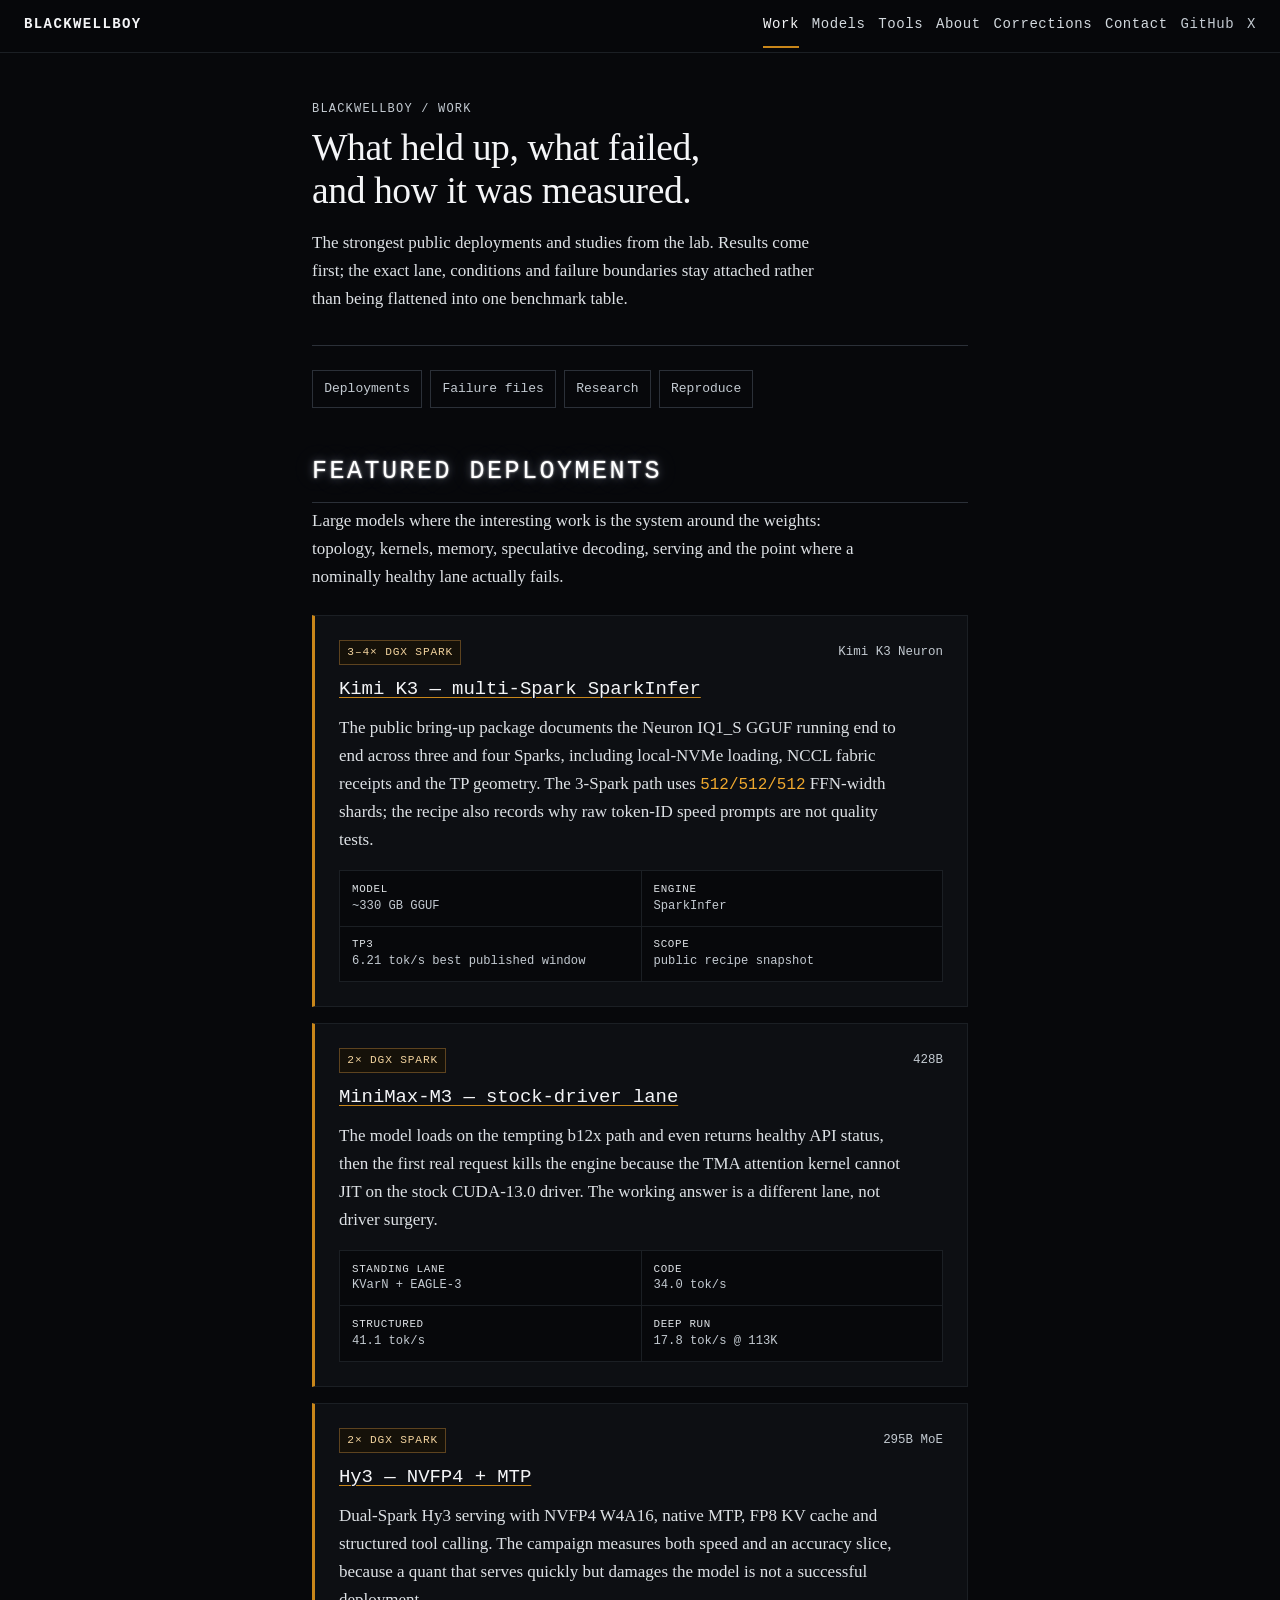
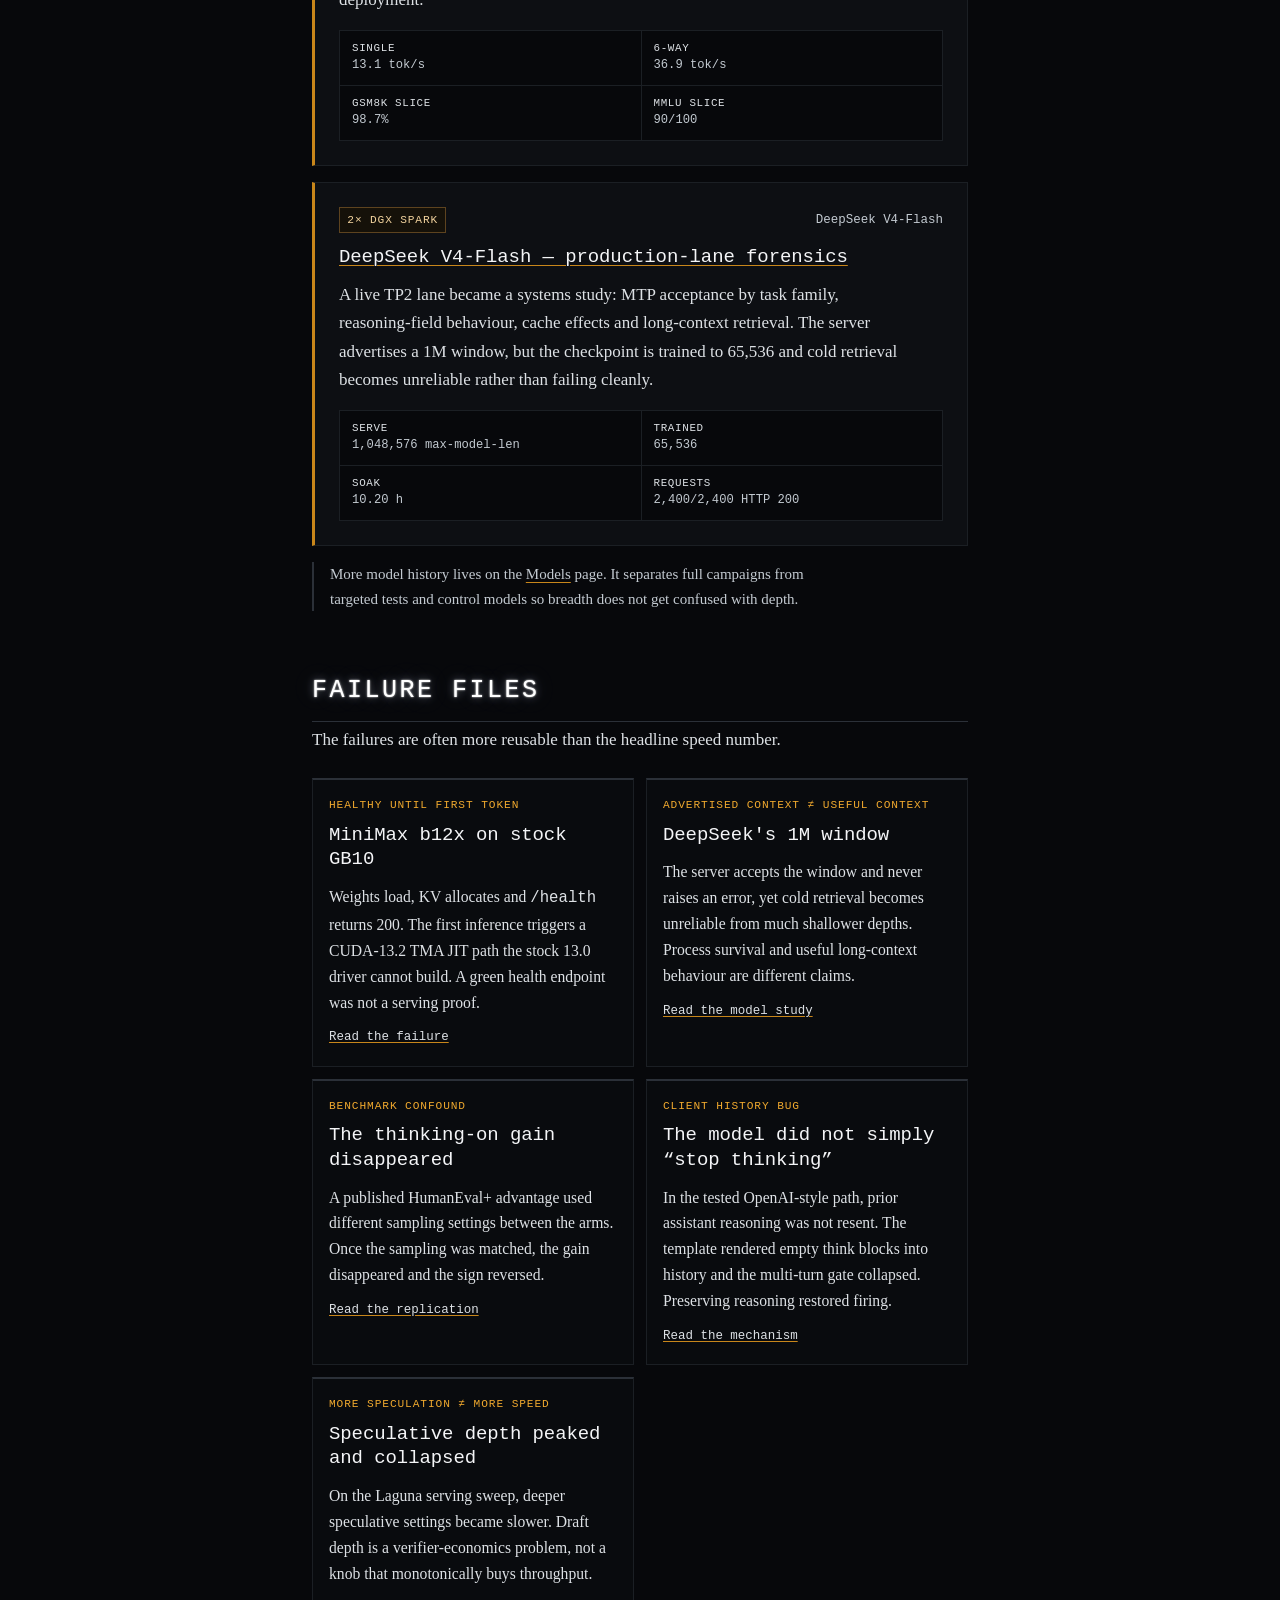
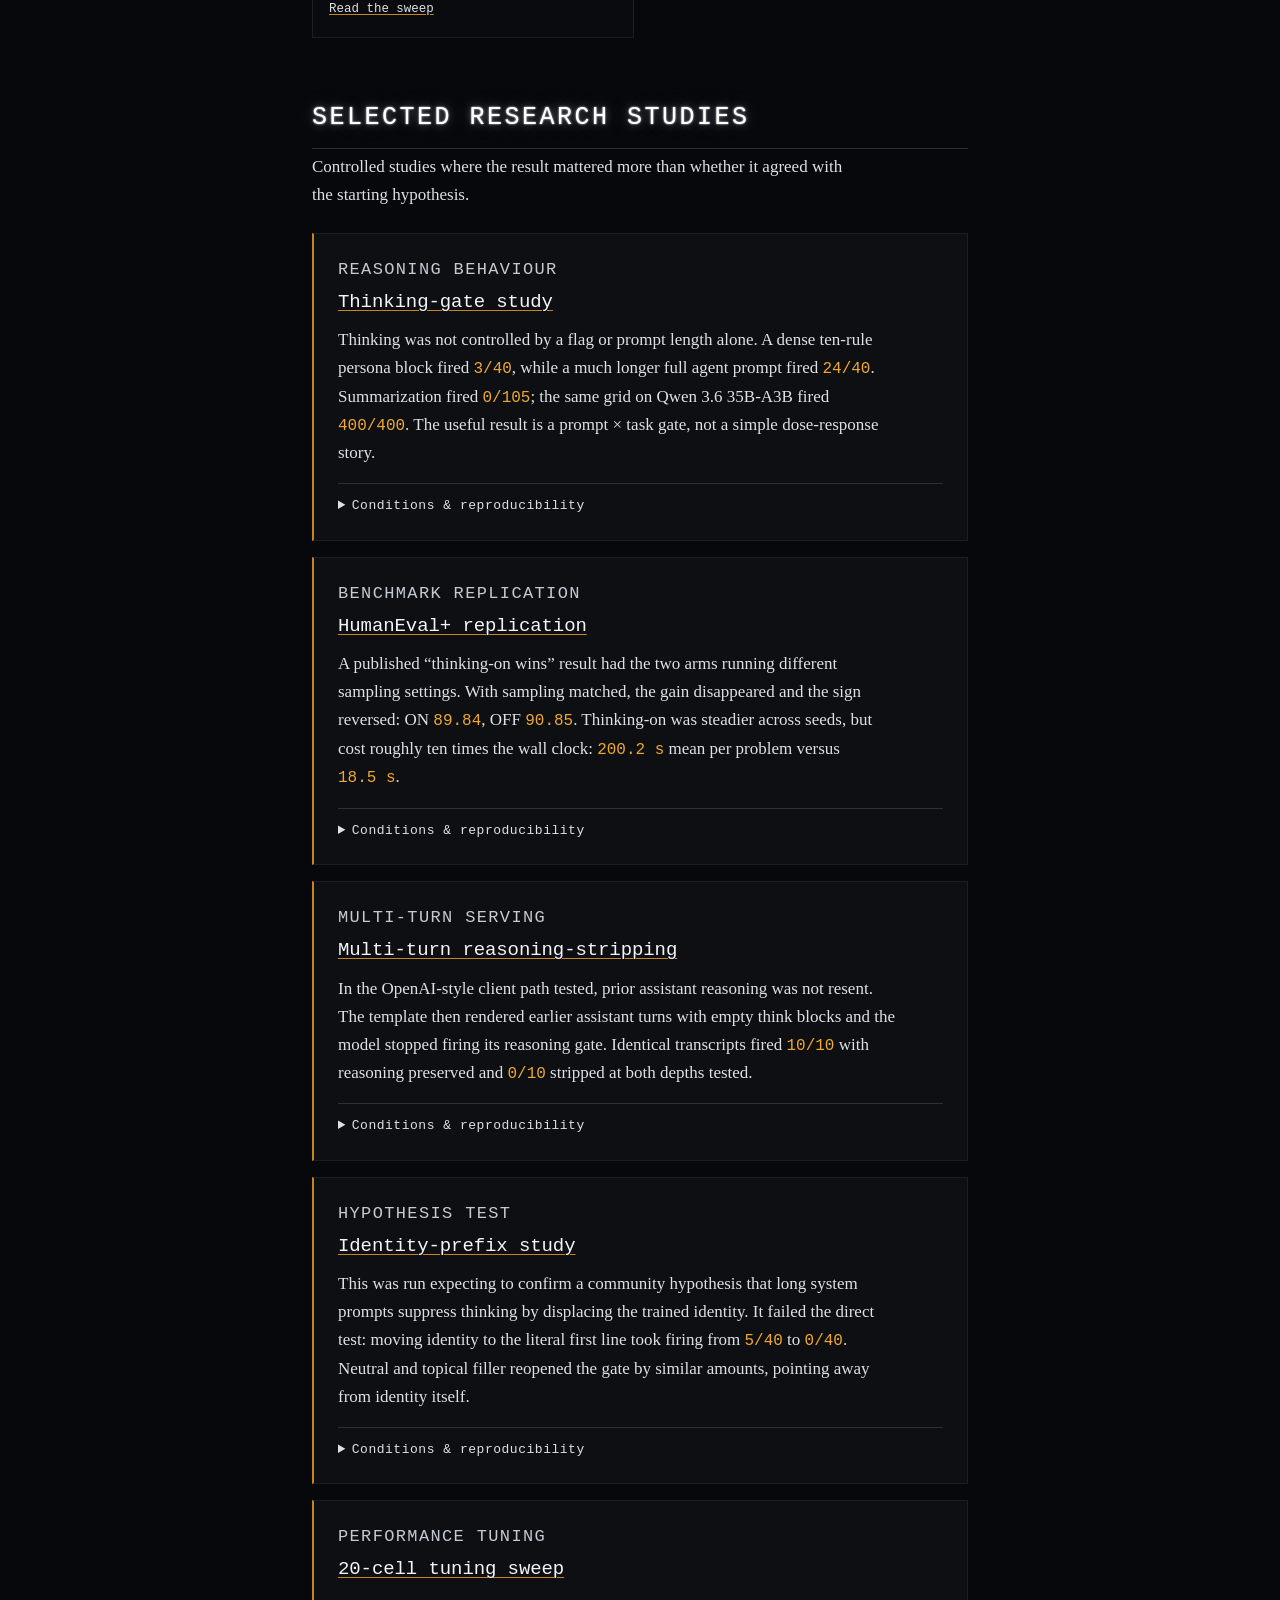
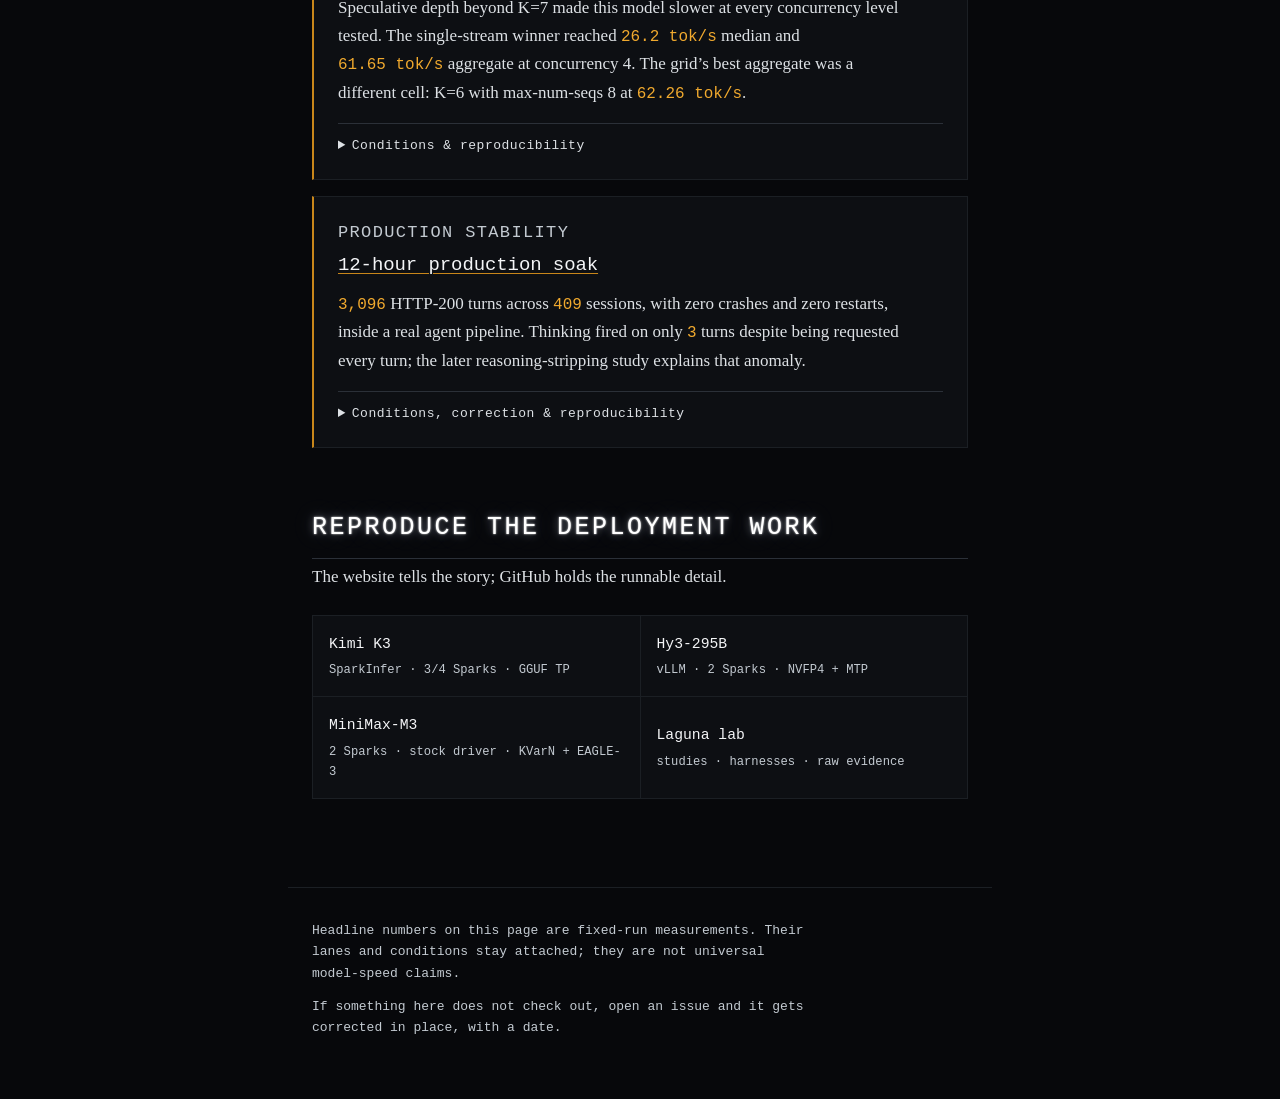
<file: work.html>
<!DOCTYPE html>
<html lang="en">
<head>
<meta charset="utf-8">
<meta name="viewport" content="width=device-width, initial-scale=1">
<title>Work — Blackwellboy</title>
<meta name="description" content="Selected Blackwellboy deployments, research studies, failure files and public recipes, with measured results and reproducible evidence.">
<meta name="color-scheme" content="dark">
<meta property="og:type" content="website">
<meta property="og:site_name" content="Blackwellboy">
<meta property="og:title" content="Work — Blackwellboy">
<meta property="og:description" content="Large-model deployments, controlled studies and failure analysis, with the conditions attached to every result.">
<meta property="og:url" content="https://blackwellboy.github.io/work.html">
<meta property="og:image" content="https://blackwellboy.github.io/blackwellboy.jpg">
<meta property="og:image:width" content="1774">
<meta property="og:image:height" content="887">
<meta property="og:image:alt" content="Blackwellboy">
<meta name="twitter:card" content="summary_large_image">
<meta name="twitter:site" content="@Blackwellboy">
<meta name="twitter:title" content="Work — Blackwellboy">
<meta name="twitter:description" content="Large-model deployments, controlled studies and failure analysis, with public receipts.">
<meta name="twitter:image" content="https://blackwellboy.github.io/blackwellboy.jpg">
<link rel="canonical" href="https://blackwellboy.github.io/work.html">
<link rel="stylesheet" href="site.css">
</head>
<body>

<nav class="nav" aria-label="Primary">
  <div class="nav-in">
    <a href="index.html" class="brand">BLACKWELLBOY</a>
    <div class="nav-links">
      <a href="work.html" aria-current="page">Work</a>
      <a href="models.html">Models</a>
      <a href="tools.html">Tools</a>
      <a href="about.html">About</a>
      <a href="corrections.html">Corrections</a>
      <a href="index.html#contact">Contact</a>
      <a href="https://github.com/Blackwellboy" class="ext">GitHub</a>
      <a href="https://x.com/Blackwellboy" class="ext x-link">X</a>
    </div>
  </div>
</nav>

<main>
  <header class="page-head">
    <p class="eyebrow">Blackwellboy / Work</p>
    <h1>What held up, what failed, and how it was measured.</h1>
    <p class="lede">The strongest public deployments and studies from the lab. Results come first; the exact lane, conditions and failure boundaries stay attached rather than being flattened into one benchmark table.</p>
  </header>

  <nav class="section-jump" aria-label="Work sections">
    <a href="#deployments">Deployments</a>
    <a href="#failure-files">Failure files</a>
    <a href="#studies">Research</a>
    <a href="#reproduce">Reproduce</a>
  </nav>

  <section id="deployments">
    <h2>Featured deployments</h2>
    <p class="sub">Large models where the interesting work is the system around the weights: topology, kernels, memory, speculative decoding, serving and the point where a nominally healthy lane actually fails.</p>

    <div class="featured-grid">
      <article class="card featured" id="kimi">
        <div class="model-top"><span class="badge">3–4× DGX Spark</span><span class="model-size">Kimi K3 Neuron</span></div>
        <h3><a href="https://github.com/Blackwellboy/kimi-k3-neuron-tp3-dgxspark-recipe">Kimi K3 — multi-Spark SparkInfer</a></h3>
        <p>The public bring-up package documents the Neuron IQ1_S GGUF running end to end across three and four Sparks, including local-NVMe loading, NCCL fabric receipts and the TP geometry. The 3-Spark path uses <span class="m">512/512/512</span> FFN-width shards; the recipe also records why raw token-ID speed prompts are not quality tests.</p>
        <div class="receipt"><span><b>Model</b> ~330 GB GGUF</span><span><b>Engine</b> SparkInfer</span><span><b>TP3</b> 6.21 tok/s best published window</span><span><b>Scope</b> public recipe snapshot</span></div>
      </article>

      <article class="card featured" id="minimax">
        <div class="model-top"><span class="badge">2× DGX Spark</span><span class="model-size">428B</span></div>
        <h3><a href="https://github.com/Blackwellboy/MiniMax-M3-2x-DGX-Spark-stock-driver">MiniMax-M3 — stock-driver lane</a></h3>
        <p>The model loads on the tempting b12x path and even returns healthy API status, then the first real request kills the engine because the TMA attention kernel cannot JIT on the stock CUDA-13.0 driver. The working answer is a different lane, not driver surgery.</p>
        <div class="receipt"><span><b>Standing lane</b> KVarN + EAGLE-3</span><span><b>Code</b> 34.0 tok/s</span><span><b>Structured</b> 41.1 tok/s</span><span><b>Deep run</b> 17.8 tok/s @ 113K</span></div>
      </article>

      <article class="card featured" id="hy3">
        <div class="model-top"><span class="badge">2× DGX Spark</span><span class="model-size">295B MoE</span></div>
        <h3><a href="https://github.com/Blackwellboy/Hy3-295B-NVFP4-MTP-Dual-DGX-Spark">Hy3 — NVFP4 + MTP</a></h3>
        <p>Dual-Spark Hy3 serving with NVFP4 W4A16, native MTP, FP8 KV cache and structured tool calling. The campaign measures both speed and an accuracy slice, because a quant that serves quickly but damages the model is not a successful deployment.</p>
        <div class="receipt"><span><b>Single</b> 13.1 tok/s</span><span><b>6-way</b> 36.9 tok/s</span><span><b>GSM8K slice</b> 98.7%</span><span><b>MMLU slice</b> 90/100</span></div>
      </article>

      <article class="card featured" id="deepseek">
        <div class="model-top"><span class="badge">2× DGX Spark</span><span class="model-size">DeepSeek V4-Flash</span></div>
        <h3><a href="https://github.com/Blackwellboy/model-serving-minefield/blob/main/models/deepseek-v4-flash.md">DeepSeek V4-Flash — production-lane forensics</a></h3>
        <p>A live TP2 lane became a systems study: MTP acceptance by task family, reasoning-field behaviour, cache effects and long-context retrieval. The server advertises a 1M window, but the checkpoint is trained to 65,536 and cold retrieval becomes unreliable rather than failing cleanly.</p>
        <div class="receipt"><span><b>Serve</b> 1,048,576 max-model-len</span><span><b>Trained</b> 65,536</span><span><b>Soak</b> 10.20 h</span><span><b>Requests</b> 2,400/2,400 HTTP 200</span></div>
      </article>
    </div>
    <p class="note">More model history lives on the <a href="models.html">Models</a> page. It separates full campaigns from targeted tests and control models so breadth does not get confused with depth.</p>
  </section>

  <section id="failure-files">
    <h2>Failure files</h2>
    <p class="sub">The failures are often more reusable than the headline speed number.</p>

    <div class="failure-grid">
      <article class="failure"><span class="failure-tag">Healthy until first token</span><h3>MiniMax b12x on stock GB10</h3><p>Weights load, KV allocates and <code>/health</code> returns 200. The first inference triggers a CUDA-13.2 TMA JIT path the stock 13.0 driver cannot build. A green health endpoint was not a serving proof.</p><a href="https://github.com/Blackwellboy/MiniMax-M3-2x-DGX-Spark-stock-driver#the-stock-driver-finding">Read the failure</a></article>
      <article class="failure"><span class="failure-tag">Advertised context ≠ useful context</span><h3>DeepSeek's 1M window</h3><p>The server accepts the window and never raises an error, yet cold retrieval becomes unreliable from much shallower depths. Process survival and useful long-context behaviour are different claims.</p><a href="https://github.com/Blackwellboy/model-serving-minefield/blob/main/models/deepseek-v4-flash.md">Read the model study</a></article>
      <article class="failure"><span class="failure-tag">Benchmark confound</span><h3>The thinking-on gain disappeared</h3><p>A published HumanEval+ advantage used different sampling settings between the arms. Once the sampling was matched, the gain disappeared and the sign reversed.</p><a href="#humaneval">Read the replication</a></article>
      <article class="failure"><span class="failure-tag">Client history bug</span><h3>The model did not simply “stop thinking”</h3><p>In the tested OpenAI-style path, prior assistant reasoning was not resent. The template rendered empty think blocks into history and the multi-turn gate collapsed. Preserving reasoning restored firing.</p><a href="#reasoning-stripping">Read the mechanism</a></article>
      <article class="failure"><span class="failure-tag">More speculation ≠ more speed</span><h3>Speculative depth peaked and collapsed</h3><p>On the Laguna serving sweep, deeper speculative settings became slower. Draft depth is a verifier-economics problem, not a knob that monotonically buys throughput.</p><a href="#tuning-sweep">Read the sweep</a></article>
    </div>
  </section>

  <section id="studies">
    <h2>Selected research studies</h2>
    <p class="sub">Controlled studies where the result mattered more than whether it agreed with the starting hypothesis.</p>

    <div class="cards">
      <div class="card" id="thinking-gate">
        <p class="kicker">Reasoning behaviour</p>
        <h3><a href="https://github.com/Blackwellboy/laguna-s21-lab/tree/main/gate-study">Thinking-gate study</a></h3>
        <p>Thinking was not controlled by a flag or prompt length alone. A dense ten-rule persona block fired <span class="m">3/40</span>, while a much longer full agent prompt fired <span class="m">24/40</span>. Summarization fired <span class="m">0/105</span>; the same grid on Qwen 3.6 35B-A3B fired <span class="m">400/400</span>. The useful result is a prompt × task gate, not a simple dose-response story.</p>
        <details class="evidence"><summary>Conditions &amp; reproducibility</summary><p class="cond">400 grid turns, 10 conditions by 4 task types, n=10 per cell, 450 turns logged including parser and criteria phases, 0 HTTP errors, single-turn. Laguna S 2.1 NVFP4 rev 0761412 under vLLM 0.25.1 on one DGX Spark GB10. These are within-run cells on this build and do not generalise across quants or runtimes.</p></details>
      </div>

      <div class="card" id="humaneval">
        <p class="kicker">Benchmark replication</p>
        <h3><a href="https://github.com/Blackwellboy/laguna-s21-lab/tree/main/pr10-replication">HumanEval+ replication</a></h3>
        <p>A published “thinking-on wins” result had the two arms running different sampling settings. With sampling matched, the gain disappeared and the sign reversed: ON <span class="m">89.84</span>, OFF <span class="m">90.85</span>. Thinking-on was steadier across seeds, but cost roughly ten times the wall clock: <span class="m">200.2 s</span> mean per problem versus <span class="m">18.5 s</span>.</p>
        <details class="evidence"><summary>Conditions &amp; reproducibility</summary><p class="cond">984 requests, 164 problems by 2 arms by 3 seeds, arms interleaved, identical sampling both arms at temperature 0.7 / top_p 0.95 / top_k 20, max_tokens 12,288, 0 transport errors, evalplus 0.3.1. NVFP4 rev 0761412 under vLLM 0.25.1 on one GB10.</p></details>
      </div>

      <div class="card" id="reasoning-stripping">
        <p class="kicker">Multi-turn serving</p>
        <h3><a href="https://github.com/Blackwellboy/laguna-s21-lab/tree/main/context-mass">Multi-turn reasoning-stripping</a></h3>
        <p>In the OpenAI-style client path tested, prior assistant reasoning was not resent. The template then rendered earlier assistant turns with empty think blocks and the model stopped firing its reasoning gate. Identical transcripts fired <span class="m">10/10</span> with reasoning preserved and <span class="m">0/10</span> stripped at both depths tested.</p>
        <details class="evidence"><summary>Conditions &amp; reproducibility</summary><p class="cond">Depth 10 and depth 20 conversations, identical transcripts both arms, max_tokens 4096. Measured on the 0xSero 3.25bpw EXL3 hybrid lane. This is a mechanism result for the tested client/template path, not a claim that every OpenAI-compatible client strips reasoning.</p></details>
      </div>

      <div class="card" id="identity-prefix">
        <p class="kicker">Hypothesis test</p>
        <h3><a href="https://github.com/Blackwellboy/laguna-s21-lab/tree/main/identity-prefix">Identity-prefix study</a></h3>
        <p>This was run expecting to confirm a community hypothesis that long system prompts suppress thinking by displacing the trained identity. It failed the direct test: moving identity to the literal first line took firing from <span class="m">5/40</span> to <span class="m">0/40</span>. Neutral and topical filler reopened the gate by similar amounts, pointing away from identity itself.</p>
        <details class="evidence"><summary>Conditions &amp; reproducibility</summary><p class="cond">n=40 per cell, arms interleaved within each run, two builds. NVFP4 bare 2/40 against identity 17/40, neutral filler 10/40, topical filler 11/40. The 3.25bpw hybrid bare 0/40 against 13/40, 14/40, 10/40. Qwen 3.6 35B-A3B null control fired 480/480.</p></details>
      </div>

      <div class="card" id="tuning-sweep">
        <p class="kicker">Performance tuning</p>
        <h3><a href="https://github.com/Blackwellboy/laguna-s21-lab/tree/main/sweep">20-cell tuning sweep</a></h3>
        <p>Speculative depth beyond K=7 made this model slower at every concurrency level tested. The single-stream winner reached <span class="m">26.2 tok/s</span> median and <span class="m">61.65 tok/s</span> aggregate at concurrency 4. The grid’s best aggregate was a different cell: K=6 with max-num-seqs 8 at <span class="m">62.26 tok/s</span>.</p>
        <details class="evidence"><summary>Conditions &amp; reproducibility</summary><p class="cond">20 cells, K 5 to 9 by max-num-seqs 4 to 32, single run per cell. NVFP4 rev 0761412 under vLLM 0.25.1 on one GB10, Hermes bench v1 short subset. Every losing cell is published.</p></details>
      </div>

      <div class="card" id="soak">
        <p class="kicker">Production stability</p>
        <h3><a href="https://github.com/Blackwellboy/laguna-s21-lab/tree/main/soak">12-hour production soak</a></h3>
        <p><span class="m">3,096</span> HTTP-200 turns across <span class="m">409</span> sessions, with zero crashes and zero restarts, inside a real agent pipeline. Thinking fired on only <span class="m">3</span> turns despite being requested every turn; the later reasoning-stripping study explains that anomaly.</p>
        <details class="evidence"><summary>Conditions, correction &amp; reproducibility</summary><p class="cond">One 12-hour run, production profile K=7 and max-num-seqs=32, max_tokens 8192. 3,099 rows logged; 3,096 returned HTTP 200. Correction 2026-07-25: 409 sessions = 400 completed + 9 killed at the driver token cap; the three extra lines are integrity probes and all returned HTTP 200.</p></details>
      </div>
    </div>
  </section>

  <section id="reproduce">
    <h2>Reproduce the deployment work</h2>
    <p class="sub">The website tells the story; GitHub holds the runnable detail.</p>
    <div class="repo-strip">
      <a href="https://github.com/Blackwellboy/kimi-k3-neuron-tp3-dgxspark-recipe"><b>Kimi K3</b><span>SparkInfer · 3/4 Sparks · GGUF TP</span></a>
      <a href="https://github.com/Blackwellboy/Hy3-295B-NVFP4-MTP-Dual-DGX-Spark"><b>Hy3-295B</b><span>vLLM · 2 Sparks · NVFP4 + MTP</span></a>
      <a href="https://github.com/Blackwellboy/MiniMax-M3-2x-DGX-Spark-stock-driver"><b>MiniMax-M3</b><span>2 Sparks · stock driver · KVarN + EAGLE-3</span></a>
      <a href="https://github.com/Blackwellboy/laguna-s21-lab"><b>Laguna lab</b><span>studies · harnesses · raw evidence</span></a>
    </div>
  </section>
</main>

<footer>
  <p>Headline numbers on this page are fixed-run measurements. Their lanes and conditions stay attached; they are not universal model-speed claims.</p>
  <p>If something here does not check out, open an issue and it gets corrected in place, with a date.</p>
</footer>

</body>
</html>
</file>
<file: site.css>
/* ------------------------------------------------------------------
   Shared Blackwellboy site styles.
   Keep the existing colour system, typography and front-page masthead.
   ------------------------------------------------------------------ */
:root {
  --ground:      #07080b;
  --raise:       #0d0f13;
  --ink:         #f4f5f7;
  --body:        #dde1e5;
  --muted:       #c3cad1;
  --sodium:      #f0a92e;
  --sodium-deep: #c8861a;
  --rule:        #1b1f24;
  --rule-lit:    #2b3038;

  --neon:
    0 0 2px  rgba(255, 255, 255, .95),
    0 0 9px  rgba(226, 236, 255, .42),
    0 0 24px rgba(198, 216, 255, .22),
    0 0 52px rgba(170, 198, 255, .12);

  --serif: Charter, "Bitstream Charter", "Sitka Text", Cambria, Georgia, serif;
  --mono: ui-monospace, "Cascadia Mono", "SF Mono", Menlo, Consolas, monospace;

  --s1: .25rem; --s2: .5rem; --s3: .75rem; --s4: 1rem;
  --s5: 1.5rem; --s6: 2rem; --s7: 3rem; --s8: 4rem; --s9: 5.5rem;

  --shell: 44rem;
  --nav-shell: 82rem;
  --pad: 1.5rem;
  --navh: 3.25rem;
}

*, *::before, *::after { box-sizing: border-box; }
html {
  background: var(--ground);
  -webkit-text-size-adjust: 100%;
  scroll-behavior: smooth;
  scroll-padding-top: calc(var(--navh) + 1rem);
}
@media (prefers-reduced-motion: reduce) { html { scroll-behavior: auto; } }
body {
  margin: 0;
  background: var(--ground);
  color: var(--body);
  font-family: var(--serif);
  font-size: 1.125rem;
  line-height: 1.65;
  font-synthesis-weight: none;
  -webkit-font-smoothing: antialiased;
  overflow-wrap: break-word;
}

a {
  color: inherit;
  text-decoration: underline;
  text-decoration-thickness: 1px;
  text-underline-offset: .18em;
  text-decoration-color: var(--sodium-deep);
}
a:hover { color: var(--sodium); text-decoration-color: var(--sodium); }
a:focus-visible {
  outline: 2px solid var(--sodium);
  outline-offset: 3px;
  border-radius: 2px;
  text-decoration: none;
}

/* --- nav ------------------------------------------------------------ */
.nav {
  position: sticky; top: 0; z-index: 10;
  background: rgba(7, 8, 11, .94);
  border-bottom: 1px solid var(--rule);
  backdrop-filter: saturate(140%) blur(8px);
}
.nav-in {
  max-width: var(--nav-shell); margin: 0 auto; padding: 0 var(--pad);
  min-height: var(--navh);
  display: flex; align-items: center;
}
.nav-links {
  margin-left: auto;
  display: flex; align-items: center; justify-content: flex-end;
  gap: clamp(.65rem, 1vw, 1.05rem);
}
.nav a {
  font-family: var(--mono); font-size: .875rem; letter-spacing: .04em;
  color: #d3d9de;
  text-decoration: none; white-space: nowrap;
  display: flex; align-items: center; min-height: 44px;
  border-bottom: 2px solid transparent;
}
.nav a:hover { color: var(--sodium); border-bottom-color: var(--sodium-deep); }
.nav a[aria-current="page"] { color: var(--ink); border-bottom-color: var(--sodium-deep); }
.nav .brand { flex: 0 0 auto; font-weight: 600; color: var(--ink); letter-spacing: .1em; }
.nav .ext { color: var(--muted); }

/* --- masthead ------------------------------------------------------- */
.plate {
  display: block; width: 100%; height: auto;
  max-width: var(--shell); margin: 0 auto;
  aspect-ratio: 1774 / 887;
}

main { max-width: var(--shell); margin: 0 auto; padding: 0 var(--pad) var(--s8); }
main > section { margin-top: var(--s8); }

.hero { margin-top: var(--s5); }
h1 {
  margin: 0; font-weight: 400;
  font-size: clamp(1.5rem, 1.13rem + 1.6vw, 1.9rem);
  line-height: 1.24; letter-spacing: -.011em;
  color: var(--ink); text-wrap: balance;
}
.lede { margin: var(--s4) 0 0; font-size: 1.0625rem; color: var(--body); max-width: 60ch; }

.page-head {
  margin-top: var(--s7);
  padding-bottom: var(--s6);
  border-bottom: 1px solid var(--rule-lit);
}
.page-head .eyebrow {
  margin: 0 0 var(--s2);
  font-family: var(--mono); font-size: .75rem; line-height: 1.4;
  letter-spacing: .1em; text-transform: uppercase; color: var(--muted);
}
.page-head h1 {
  font-size: clamp(1.8rem, 1.35rem + 2vw, 2.35rem);
  line-height: 1.16;
}
.page-head .lede { max-width: 62ch; }
.page-head + section, .page-head + nav + section { margin-top: var(--s7); }

.stats {
  margin-top: var(--s6);
  display: grid; grid-template-columns: repeat(2, 1fr);
  gap: 1px; background: var(--rule); border: 1px solid var(--rule);
}
.stat { background: var(--ground); padding: var(--s4); }
.stat b {
  display: block; font-family: var(--mono);
  font-size: 1.5rem; font-weight: 500; line-height: 1.1;
  color: var(--sodium); font-variant-numeric: tabular-nums;
}
.stat span {
  display: block; margin-top: var(--s2);
  font-family: var(--mono); font-size: .8125rem; line-height: 1.45; color: var(--muted);
}
.counted-at {
  margin-top: var(--s3);
  font-family: var(--mono); font-size: .8125rem; line-height: 1.6;
  color: var(--muted); max-width: none;
}
.counted-at code { font-family: var(--mono); font-size: .95em; color: var(--body); white-space: nowrap; }

/* --- section headings ----------------------------------------------- */
section > h2 {
  margin: 0 0 var(--s5); padding-bottom: .9rem;
  border-bottom: 1px solid var(--rule-lit);
  font-family: var(--mono);
  font-size: clamp(1.375rem, 1.15rem + .95vw, 1.5625rem);
  font-weight: 500; line-height: 1.25;
  text-transform: uppercase; letter-spacing: .1em;
  color: #fff; text-shadow: var(--neon);
}
.sub {
  margin: calc(var(--s5) * -1 + var(--s1)) 0 var(--s5);
  font-size: 1.0625rem; color: var(--body); max-width: 64ch;
}

p { margin: 0; max-width: 66ch; }
p + p { margin-top: var(--s4); }
h3.sh {
  margin: var(--s6) 0 var(--s3);
  font-family: var(--mono); font-size: 1.1875rem; font-weight: 500;
  line-height: 1.3; color: var(--ink);
}

.card h3, .cap h3, .model-card h3, .compact-card h3, .failure h3, .test-tile h3 {
  margin: 0 0 var(--s3);
  font-family: var(--mono); font-size: 1.1875rem; font-weight: 500;
  line-height: 1.3; letter-spacing: -.005em; color: var(--ink);
}
.card .kicker {
  margin: 0 0 var(--s2);
  font-family: var(--mono); font-size: .75rem; line-height: 1.4;
  letter-spacing: .08em; text-transform: uppercase; color: var(--muted);
}

.cards { display: grid; gap: var(--s4); }
.card {
  background: var(--raise); border: 1px solid var(--rule);
  border-left: 2px solid var(--sodium-deep); padding: var(--s5);
}
.card p:not(.cond) { font-size: 1.0625rem; }
.card.featured { border-left-width: 3px; }

.m {
  font-family: var(--mono); font-weight: 500; font-size: .94em;
  font-variant-numeric: tabular-nums; color: var(--sodium); white-space: nowrap;
}

.cond {
  margin-top: var(--s4); padding-top: var(--s3);
  border-top: 1px solid var(--rule-lit);
  font-family: var(--mono); font-size: .875rem; line-height: 1.6;
  color: var(--muted); font-variant-numeric: tabular-nums;
}
.cond b {
  display: block; font-weight: 500; color: #e8ebee;
  letter-spacing: .06em; text-transform: uppercase;
  font-size: .78rem; margin-bottom: var(--s1);
}

details.evidence {
  margin-top: var(--s4);
  padding-top: var(--s3);
  border-top: 1px solid var(--rule-lit);
  color: var(--muted);
}
details.evidence summary {
  cursor: pointer;
  width: fit-content;
  font-family: var(--mono); font-size: .8125rem; line-height: 1.5;
  letter-spacing: .04em; color: var(--body);
}
details.evidence summary:hover { color: var(--sodium); }
details.evidence .cond { margin-top: var(--s3); padding-top: 0; border-top: 0; }

.caps { display: grid; gap: var(--s5); }
.cap p { font-size: 1.0625rem; }
.proof { margin-top: var(--s2); font-family: var(--mono); font-size: .8125rem; color: var(--muted); }

.plain { margin: 0; padding: 0; list-style: none; display: grid; gap: var(--s4); }
.plain > li { padding-left: var(--s4); border-left: 2px solid var(--rule-lit); max-width: 66ch; }
.plain > li > b { color: var(--ink); font-weight: 600; }

.links { display: grid; grid-template-columns: 1fr; }
.links a {
  padding: var(--s3) 0; border-bottom: 1px solid var(--rule);
  font-family: var(--mono); font-size: .9375rem;
  text-decoration: none; color: var(--body); min-height: 44px;
  display: flex; align-items: center;
}
.links a:hover { color: var(--sodium); }
.links .host { color: var(--muted); margin-left: .4em; }

/* --- section jump --------------------------------------------------- */
.section-jump {
  margin-top: var(--s5);
  display: flex; flex-wrap: wrap; gap: var(--s2);
}
.section-jump a {
  font-family: var(--mono); font-size: .8125rem; text-decoration: none;
  border: 1px solid var(--rule-lit); padding: .45rem .7rem; color: var(--muted);
}
.section-jump a:hover { border-color: var(--sodium-deep); color: var(--sodium); }

/* --- featured work / model receipts -------------------------------- */
.featured-grid, .model-grid { display: grid; gap: var(--s4); }
.model-card {
  background: var(--raise); border: 1px solid var(--rule); border-left: 3px solid var(--sodium-deep);
  padding: var(--s5);
}
.model-card > p { font-size: 1.0625rem; }
.model-top {
  display: flex; gap: var(--s3); align-items: center; justify-content: space-between;
  flex-wrap: wrap; margin-bottom: var(--s3);
}
.badge {
  display: inline-block; width: fit-content;
  font-family: var(--mono); font-size: .7rem; line-height: 1.3;
  letter-spacing: .075em; text-transform: uppercase;
  color: #f2d39e; border: 1px solid #5d431f; background: #151109;
  padding: .28rem .46rem;
}
.badge.quiet { color: var(--muted); border-color: var(--rule-lit); background: transparent; }
.model-size {
  font-family: var(--mono); font-size: .78rem; color: var(--muted);
}
.receipt {
  margin-top: var(--s4);
  display: grid; grid-template-columns: 1fr; gap: 1px;
  background: var(--rule); border: 1px solid var(--rule);
}
.receipt span {
  background: var(--ground); padding: .65rem .75rem;
  font-family: var(--mono); font-size: .76rem; line-height: 1.45; color: var(--muted);
}
.receipt b { color: var(--body); font-weight: 500; display: block; font-size: .68rem; text-transform: uppercase; letter-spacing: .06em; }
.evidence-links { margin-top: var(--s3); font-family: var(--mono); font-size: .8125rem !important; color: var(--muted); }
.note {
  margin-top: var(--s4); padding-left: var(--s4); border-left: 2px solid var(--rule-lit);
  font-size: .9375rem; color: var(--muted);
}

/* --- compact model wall -------------------------------------------- */
.compact-grid { display: grid; gap: var(--s3); }
.compact-card {
  border: 1px solid var(--rule); background: var(--raise); padding: var(--s4);
}
.compact-card h3 { margin-top: var(--s2); }
.compact-card p { font-size: .98rem; }
.compact-card .proof { font-size: .78rem; }
.legend-grid { display: grid; gap: 1px; border: 1px solid var(--rule); background: var(--rule); }
.legend-grid > div { background: var(--ground); padding: var(--s4); }
.legend-grid b { display: block; font-family: var(--mono); font-size: .85rem; color: var(--ink); }
.legend-grid span { display: block; margin-top: var(--s2); font-size: .95rem; color: var(--muted); }

/* --- failure files -------------------------------------------------- */
.failure-grid { display: grid; gap: var(--s3); }
.failure {
  padding: var(--s4); border: 1px solid var(--rule); border-top: 2px solid var(--rule-lit);
  background: #090b0e;
}
.failure-tag {
  display: block; margin-bottom: var(--s2); font-family: var(--mono); font-size: .7rem;
  text-transform: uppercase; letter-spacing: .08em; color: var(--sodium);
}
.failure p { font-size: .98rem; }
.failure > a { display: inline-block; margin-top: var(--s3); font-family: var(--mono); font-size: .78rem; }

/* --- repository strip ---------------------------------------------- */
.repo-strip { display: grid; gap: 1px; border: 1px solid var(--rule); background: var(--rule); }
.repo-strip a {
  background: var(--raise); padding: var(--s4); text-decoration: none; min-height: 72px;
  display: flex; flex-direction: column; justify-content: center;
}
.repo-strip a:hover { background: #11141a; }
.repo-strip b { font-family: var(--mono); font-size: .92rem; color: var(--ink); font-weight: 500; }
.repo-strip span { margin-top: var(--s1); font-family: var(--mono); font-size: .76rem; color: var(--muted); }

/* --- tools workflow ------------------------------------------------- */
.workflow {
  display: grid; gap: 1px; border: 1px solid var(--rule); background: var(--rule);
}
.workflow a {
  background: var(--raise); padding: var(--s4); text-decoration: none;
  display: grid; grid-template-columns: auto 1fr; column-gap: var(--s3); align-items: start;
}
.workflow a:hover { background: #11141a; }
.workflow span {
  grid-row: 1 / span 2; font-family: var(--mono); font-size: .78rem; color: var(--sodium);
  padding-top: .12rem;
}
.workflow b { font-family: var(--mono); font-size: .95rem; font-weight: 500; color: var(--ink); }
.workflow small { display: block; margin-top: .1rem; font-family: var(--mono); font-size: .73rem; color: var(--muted); }

/* --- about / test taxonomy ----------------------------------------- */
.tile-grid { display: grid; gap: var(--s3); }
.test-tile {
  border: 1px solid var(--rule); background: var(--raise); padding: var(--s4);
}
.test-tile > span {
  display: block; margin-bottom: var(--s2); font-family: var(--mono); font-size: .72rem; color: var(--sodium);
}
.test-tile p { font-size: .98rem; color: var(--body); }
.two-col { display: grid; gap: var(--s6); }
.two-col h3.sh { margin-top: 0; }
.spec-list { display: grid; gap: 1px; border: 1px solid var(--rule); background: var(--rule); }
.spec-list > div { background: var(--ground); padding: var(--s3) var(--s4); }
.spec-list b { display: block; font-family: var(--mono); font-size: .85rem; color: var(--ink); }
.spec-list span { display: block; margin-top: var(--s1); font-size: .92rem; color: var(--muted); }
.runtime-tags { display: flex; flex-wrap: wrap; gap: var(--s2); margin-top: var(--s4); }
.runtime-tags span {
  font-family: var(--mono); font-size: .76rem; color: var(--body);
  border: 1px solid var(--rule-lit); padding: .35rem .55rem;
}

footer {
  max-width: var(--shell); margin: 0 auto;
  padding: var(--s6) var(--pad) var(--s8);
  border-top: 1px solid var(--rule);
  font-family: var(--mono); font-size: .8125rem; line-height: 1.65; color: var(--muted);
}
footer p { max-width: 64ch; }
footer p + p { margin-top: var(--s3); }

@media (min-width: 44em) {
  body { font-size: 1.1875rem; }
  main { padding-bottom: var(--s9); }
  .stats { grid-template-columns: repeat(4, 1fr); }
  .links { grid-template-columns: 1fr 1fr; column-gap: var(--s6); }
  .receipt { grid-template-columns: 1fr 1fr; }
  .compact-grid, .failure-grid, .tile-grid { grid-template-columns: 1fr 1fr; }
  .legend-grid { grid-template-columns: 1fr 1fr; }
  .repo-strip { grid-template-columns: 1fr 1fr; }
  .workflow { grid-template-columns: 1fr 1fr; }
  .two-col { grid-template-columns: 1fr 1fr; }
}

@media (max-width: 47.99em) {
  :root { --navh: 7.5rem; }
  .nav-in {
    align-items: flex-start;
    flex-wrap: wrap;
    padding-top: .15rem;
    padding-bottom: .3rem;
  }
  .nav .brand {
    flex: 0 0 100%;
    min-height: 2.25rem;
  }
  .nav-links {
    width: 100%; margin-left: 0;
    justify-content: flex-start;
    flex-wrap: wrap;
    column-gap: .9rem; row-gap: 0;
  }
  .nav-links a { min-height: 2.35rem; font-size: .82rem; }
  .nav .x-link { display: none; }
  .page-head { margin-top: var(--s6); }
}

@media (prefers-contrast: more) {
  :root { --muted: var(--body); --rule: var(--rule-lit); --sodium-deep: var(--sodium); }
}
</file>
<file: minefield/styles.css>
:root { color-scheme: light dark; --ink:#17202a; --paper:#f7f4ed; --accent:#c3452b; --line:#b8b0a2; }
* { box-sizing:border-box; }
body { margin:0; font:16px/1.55 system-ui,sans-serif; color:var(--ink); background:var(--paper); }
header, main { width:min(1100px,92vw); margin:auto; }
header { padding:4rem 0 2rem; }
h1 { font:700 clamp(2.4rem,7vw,5.5rem)/.95 Georgia,serif; margin:.2rem 0 1rem; letter-spacing:-.04em; }
.eyebrow { color:var(--accent); font-weight:700; text-transform:uppercase; letter-spacing:.12em; }
.controls { display:grid; grid-template-columns:2fr repeat(3,1fr) auto; gap:1rem; padding:1rem; border:1px solid var(--line); }
label { display:grid; gap:.3rem; font-weight:650; }
input, select, button { font:inherit; padding:.65rem; border:1px solid var(--line); background:transparent; color:inherit; }
.check { display:flex; align-items:end; padding-bottom:.7rem; }
.results { display:grid; grid-template-columns:repeat(auto-fit,minmax(320px,1fr)); gap:1rem; padding:1rem 0 4rem; }
article, .doctor { border:1px solid var(--line); padding:1.2rem; background:color-mix(in srgb,var(--paper) 88%,white); }
article h2 { font:700 1.45rem/1.2 Georgia,serif; }
.status { color:var(--accent); font-weight:700; }
summary { cursor:pointer; font-weight:700; }
button { cursor:pointer; border-color:var(--accent); }
pre { white-space:pre-wrap; }
@media (max-width:800px) { .controls { grid-template-columns:1fr; } .check { align-items:center; } }
@media (prefers-color-scheme:dark) { :root { --ink:#f1eadf; --paper:#151719; --line:#57534d; --accent:#ff8a65; } }
</file>
